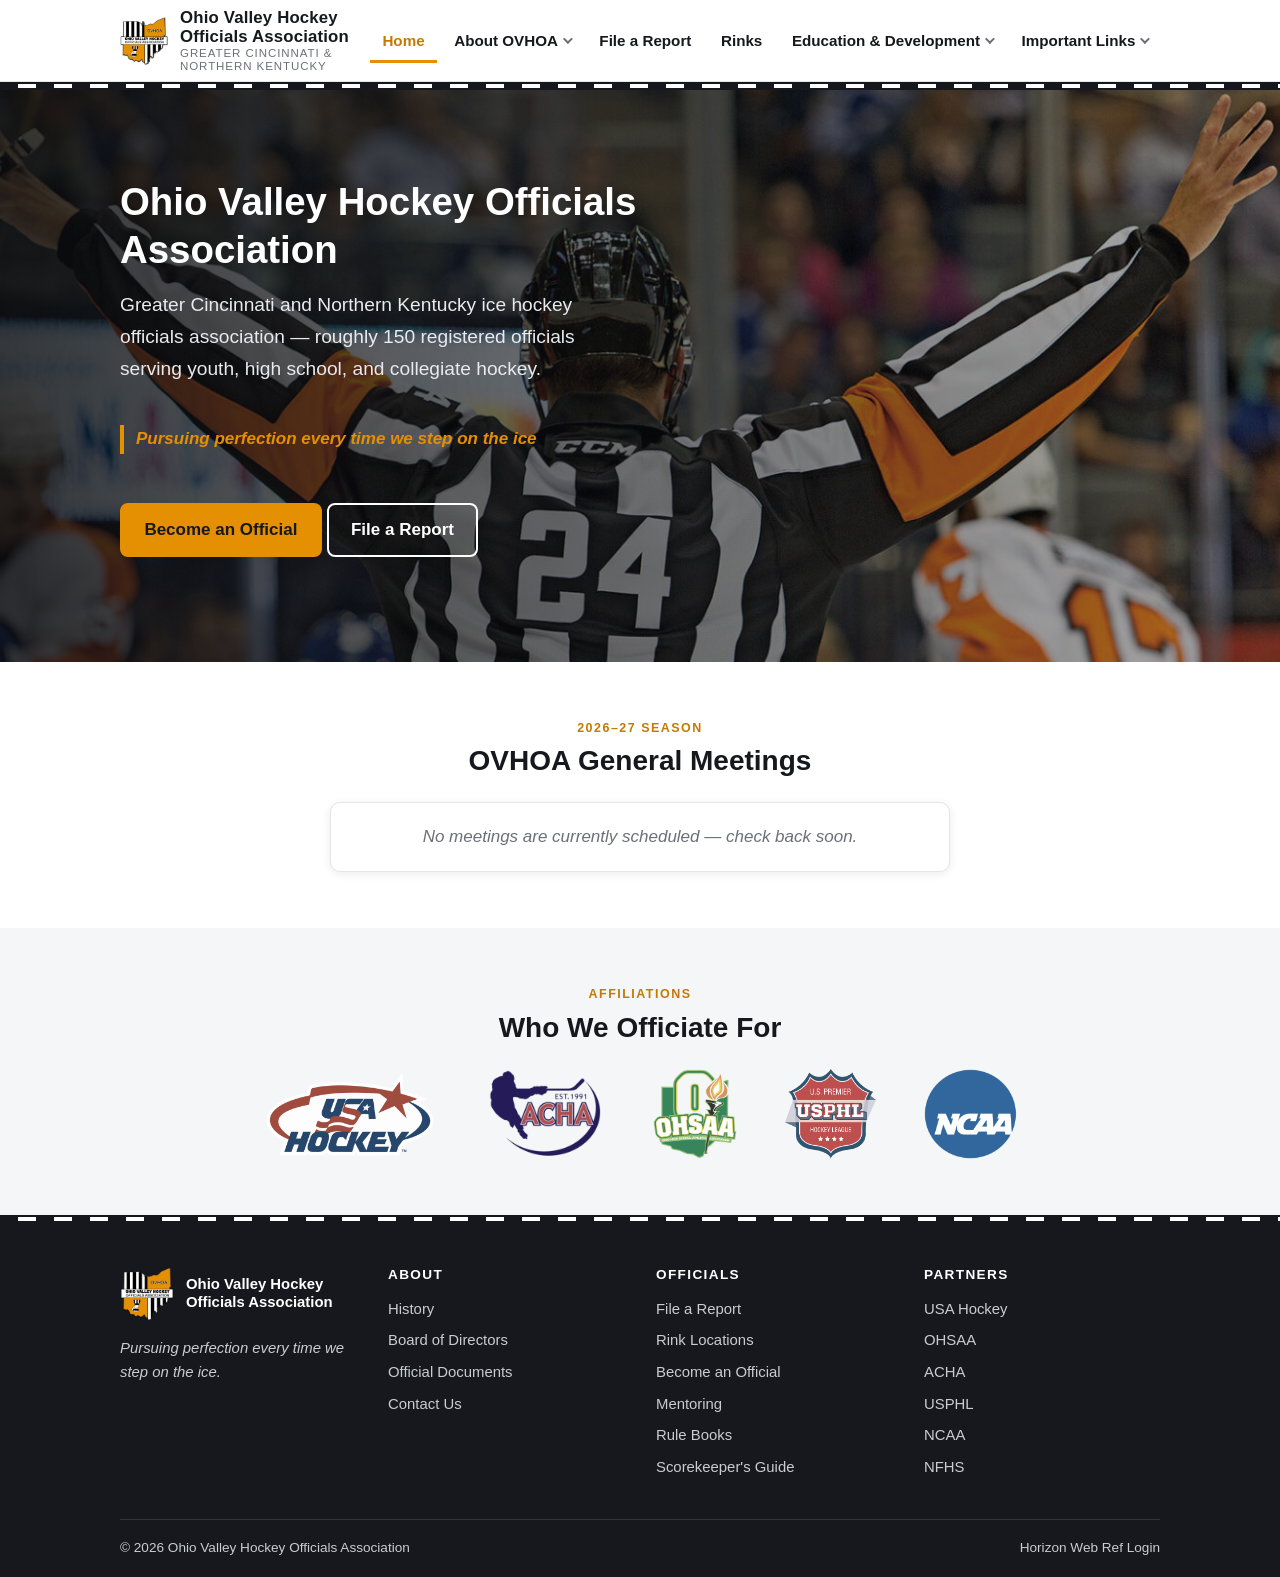
<file: index.html>
<!DOCTYPE html>
<html lang="en">
<head>
<meta charset="UTF-8">
<meta name="viewport" content="width=device-width, initial-scale=1">
<title>Ohio Valley Hockey Officials Association</title>
<meta name="description" content="Greater Cincinnati and Northern Kentucky ice hockey officials association.">
<link rel="canonical" href="https://ovhoarefs.com/">
<!-- Social preview: how the link renders when shared in a group chat,
     Facebook group or text message. -->
<meta property="og:type" content="website">
<meta property="og:site_name" content="Ohio Valley Hockey Officials Association">
<meta property="og:title" content="Ohio Valley Hockey Officials Association">
<meta property="og:description" content="Greater Cincinnati and Northern Kentucky ice hockey officials association.">
<meta property="og:url" content="https://ovhoarefs.com/">
<meta property="og:image" content="https://ovhoarefs.com/assets/img/hero-ref.jpg">
<meta property="og:image:width" content="1600">
<meta property="og:image:height" content="611">
<meta property="og:image:alt" content="Ice hockey official on the ice">
<meta name="twitter:card" content="summary_large_image">
<meta name="twitter:title" content="Ohio Valley Hockey Officials Association">
<meta name="twitter:description" content="Greater Cincinnati and Northern Kentucky ice hockey officials association.">
<meta name="twitter:image" content="https://ovhoarefs.com/assets/img/hero-ref.jpg">
<link rel="icon" type="image/png" href="assets/img/ovhoa-logo-300.png">
<link rel="stylesheet" href="assets/css/style.css">
</head>
<body>
<a class="skip-link" href="#main">Skip to content</a>
<header class="site-header">
  <div class="container header-inner">
    <a class="brand" href="index.html">
      <img class="badge" src="assets/img/ovhoa-logo-300.png" alt="OVHOA logo" width="48" height="48">
      <span class="brand-text">
        <span class="brand-name">Ohio Valley Hockey Officials Association</span>
        <span class="brand-sub">Greater Cincinnati &amp; Northern Kentucky</span>
      </span>
    </a>
    <button type="button" class="nav-toggle" aria-expanded="false" aria-controls="site-nav" aria-label="Toggle navigation">
      <span class="bar"></span><span class="bar"></span><span class="bar"></span>
    </button>
    <nav id="site-nav" class="site-nav" aria-label="Primary">
      <ul><li><a href="index.html" aria-current="page">Home</a></li><li class="has-sub"><button type="button" class="submenu-toggle" aria-expanded="false">About OVHOA <span class="caret"></span></button><ul class="sub-menu"><li><a href="history.html">History</a></li><li><a href="board-of-directors.html">Board of Directors</a></li><li><a href="official-documents.html">Official Documents</a></li><li><a href="contact-us.html">Contact Us</a></li></ul></li><li><a href="file-a-report.html">File a Report</a></li><li><a href="rinks.html">Rinks</a></li><li class="has-sub"><button type="button" class="submenu-toggle" aria-expanded="false">Education & Development <span class="caret"></span></button><ul class="sub-menu"><li><a href="become-an-official.html">Become an Official</a></li><li><a href="mentoring.html">Mentoring</a></li><li><a href="rule-books.html">Rule Books</a></li><li><a href="scorekeepers-guide.html">Scorekeeper's Guide</a></li></ul></li><li class="has-sub"><button type="button" class="submenu-toggle" aria-expanded="false">Important Links <span class="caret"></span></button><ul class="sub-menu"><li><a href="https://membership.usahockey.com/" target="_blank" rel="noopener">USAH Registration</a></li><li><a href="https://horizonwebref.com/" target="_blank" rel="noopener">Horizon Web Ref Login</a></li><li><a href="https://www.usahockey.com/" target="_blank" rel="noopener">USA Hockey</a></li><li><a href="https://www.ohsaa.org/" target="_blank" rel="noopener">OHSAA</a></li><li><a href="https://www.achahockey.org/" target="_blank" rel="noopener">ACHA</a></li><li><a href="https://www.nfhs.org/" target="_blank" rel="noopener">NFHS</a></li><li><a href="https://www.ncaa.com/" target="_blank" rel="noopener">NCAA</a></li></ul></li></ul>
    </nav>
  </div>
</header>
<div class="stripe" aria-hidden="true"></div>
<main id="main">

<!-- Filled from the Banner tab of the Google Sheet; stays hidden while the
     tab has no content, so clearing the row removes it from the site. -->
<section class="announce" data-sheet-banner hidden>
  <div class="container"></div>
</section>

<section class="hero">
  <div class="container">
    <h1>Ohio Valley Hockey Officials Association</h1>
    <p class="tagline">Greater Cincinnati and Northern Kentucky ice hockey officials association &mdash; roughly 150 registered officials serving youth, high school, and collegiate hockey.</p>
    <p class="motto">Pursuing perfection every time we step on the ice</p>
    <p class="mt-2">
      <a class="btn" href="become-an-official.html">Become an Official</a>
      <a class="btn ghost" href="file-a-report.html">File a Report</a>
    </p>
  </div>
</section>

<section class="section">
  <div class="container">
    <div class="section-title">
      <span class="kicker"><span data-season="label">2026&ndash;27</span> Season</span>
      <h2>OVHOA General Meetings</h2>
    </div>
    <!-- Live content comes from the Meetings tab of the Google Sheet (see
         assets/js/sheets.js). The rows below are only a fallback for when the
         sheet is unreachable; each needs data-date="YYYY-MM-DD" so that past
         meetings drop off automatically. -->
    <ul class="meeting-list card" data-sheet-meetings>
      <li data-date="2026-09-02"><span class="when">September 2, 2026 &middot; 7:30 PM</span> <span class="badge-pill">Zoom &middot; Board Meeting</span></li>
    </ul>
  </div>
</section>

<section class="section alt">
  <div class="container">
    <div class="section-title">
      <span class="kicker">Affiliations</span>
      <h2>Who We Officiate For</h2>
    </div>
    <div class="logo-row">
      <a href="https://www.usahockey.com/" target="_blank" rel="noopener"><img src="assets/img/logo-usah.png" alt="USA Hockey" loading="lazy"></a>
      <a href="https://www.achahockey.org/" target="_blank" rel="noopener"><img src="assets/img/logo-acha.png" alt="ACHA - American Collegiate Hockey Association" loading="lazy"></a>
      <a href="https://www.ohsaa.org/" target="_blank" rel="noopener"><img src="assets/img/logo-ohsaa.png" alt="OHSAA - Ohio High School Athletic Association" loading="lazy"></a>
      <a href="https://www.usphl.com/" target="_blank" rel="noopener"><img src="assets/img/logo-usphl.png" alt="USPHL - United States Premier Hockey League" loading="lazy"></a>
      <a href="https://www.ncaa.com/" target="_blank" rel="noopener"><img src="assets/img/logo-ncaa.png" alt="NCAA" loading="lazy"></a>
    </div>
  </div>
</section>

</main>
<div class="stripe" aria-hidden="true"></div>
<footer class="site-footer">
  <div class="container">
    <div class="footer-main">
      <div>
        <div class="footer-brand">
          <img src="assets/img/ovhoa-logo-300.png" alt="" width="54" height="54">
          <span class="name">Ohio Valley Hockey<br>Officials Association</span>
        </div>
        <p><em>Pursuing perfection every time we step on the ice.</em></p>
      </div>
      <div>
        <h4>About</h4>
        <ul>
          <li><a href="history.html">History</a></li>
          <li><a href="board-of-directors.html">Board of Directors</a></li>
          <li><a href="official-documents.html">Official Documents</a></li>
          <li><a href="contact-us.html">Contact Us</a></li>
        </ul>
      </div>
      <div>
        <h4>Officials</h4>
        <ul>
          <li><a href="file-a-report.html">File a Report</a></li>
          <li><a href="rinks.html">Rink Locations</a></li>
          <li><a href="become-an-official.html">Become an Official</a></li>
          <li><a href="mentoring.html">Mentoring</a></li>
          <li><a href="rule-books.html">Rule Books</a></li>
          <li><a href="scorekeepers-guide.html">Scorekeeper's Guide</a></li>
        </ul>
      </div>
      <div>
        <h4>Partners</h4>
        <ul>
          <li><a href="https://www.usahockey.com/" target="_blank" rel="noopener">USA Hockey</a></li>
          <li><a href="https://www.ohsaa.org/" target="_blank" rel="noopener">OHSAA</a></li>
          <li><a href="https://www.achahockey.org/" target="_blank" rel="noopener">ACHA</a></li>
          <li><a href="https://www.usphl.com/" target="_blank" rel="noopener">USPHL</a></li>
          <li><a href="https://www.ncaa.com/" target="_blank" rel="noopener">NCAA</a></li>
          <li><a href="https://www.nfhs.org/" target="_blank" rel="noopener">NFHS</a></li>
        </ul>
      </div>
    </div>
    <div class="footer-bottom">
      <span>&copy; 2026 Ohio Valley Hockey Officials Association</span>
      <span><a href="https://horizonwebref.com/" target="_blank" rel="noopener">Horizon Web Ref Login</a></span>
    </div>
  </div>
</footer>
<script src="assets/js/nav.js"></script>
<script src="assets/js/sheets.js"></script>
</body>
</html>
</file>
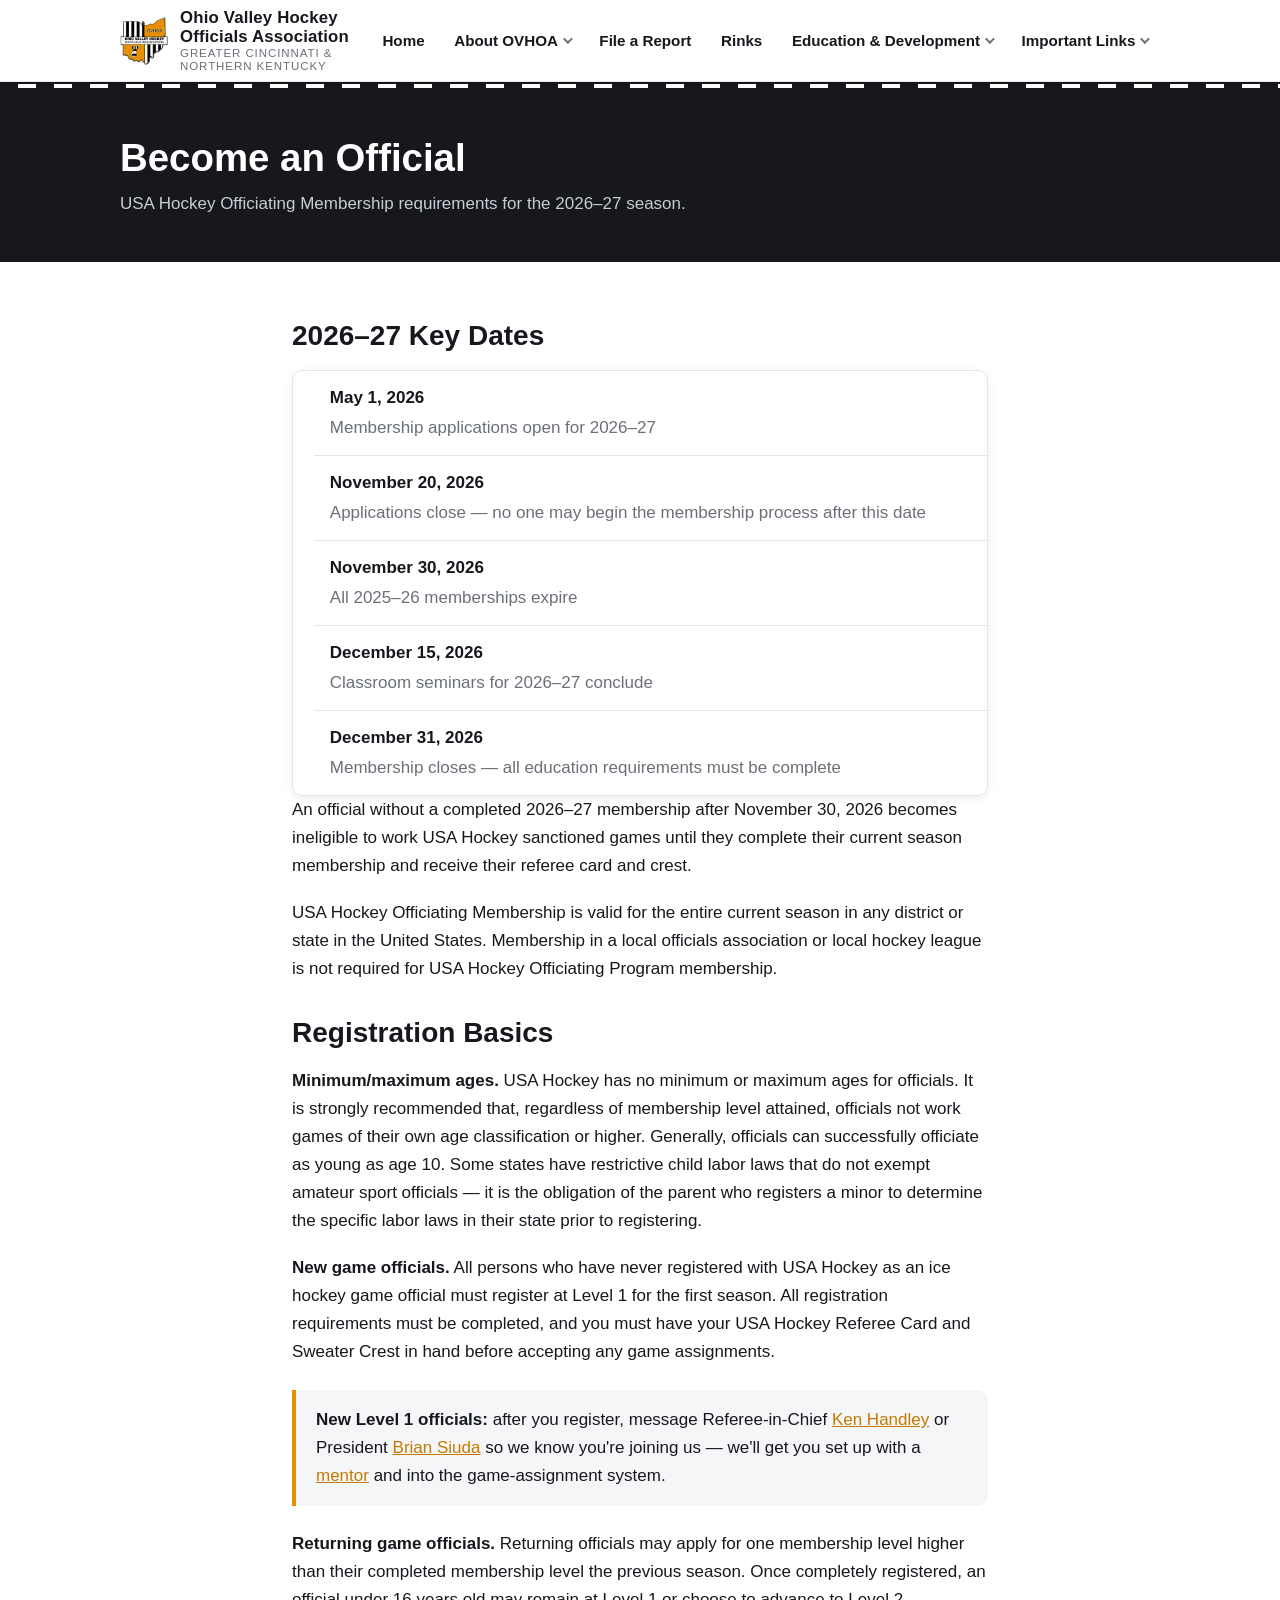
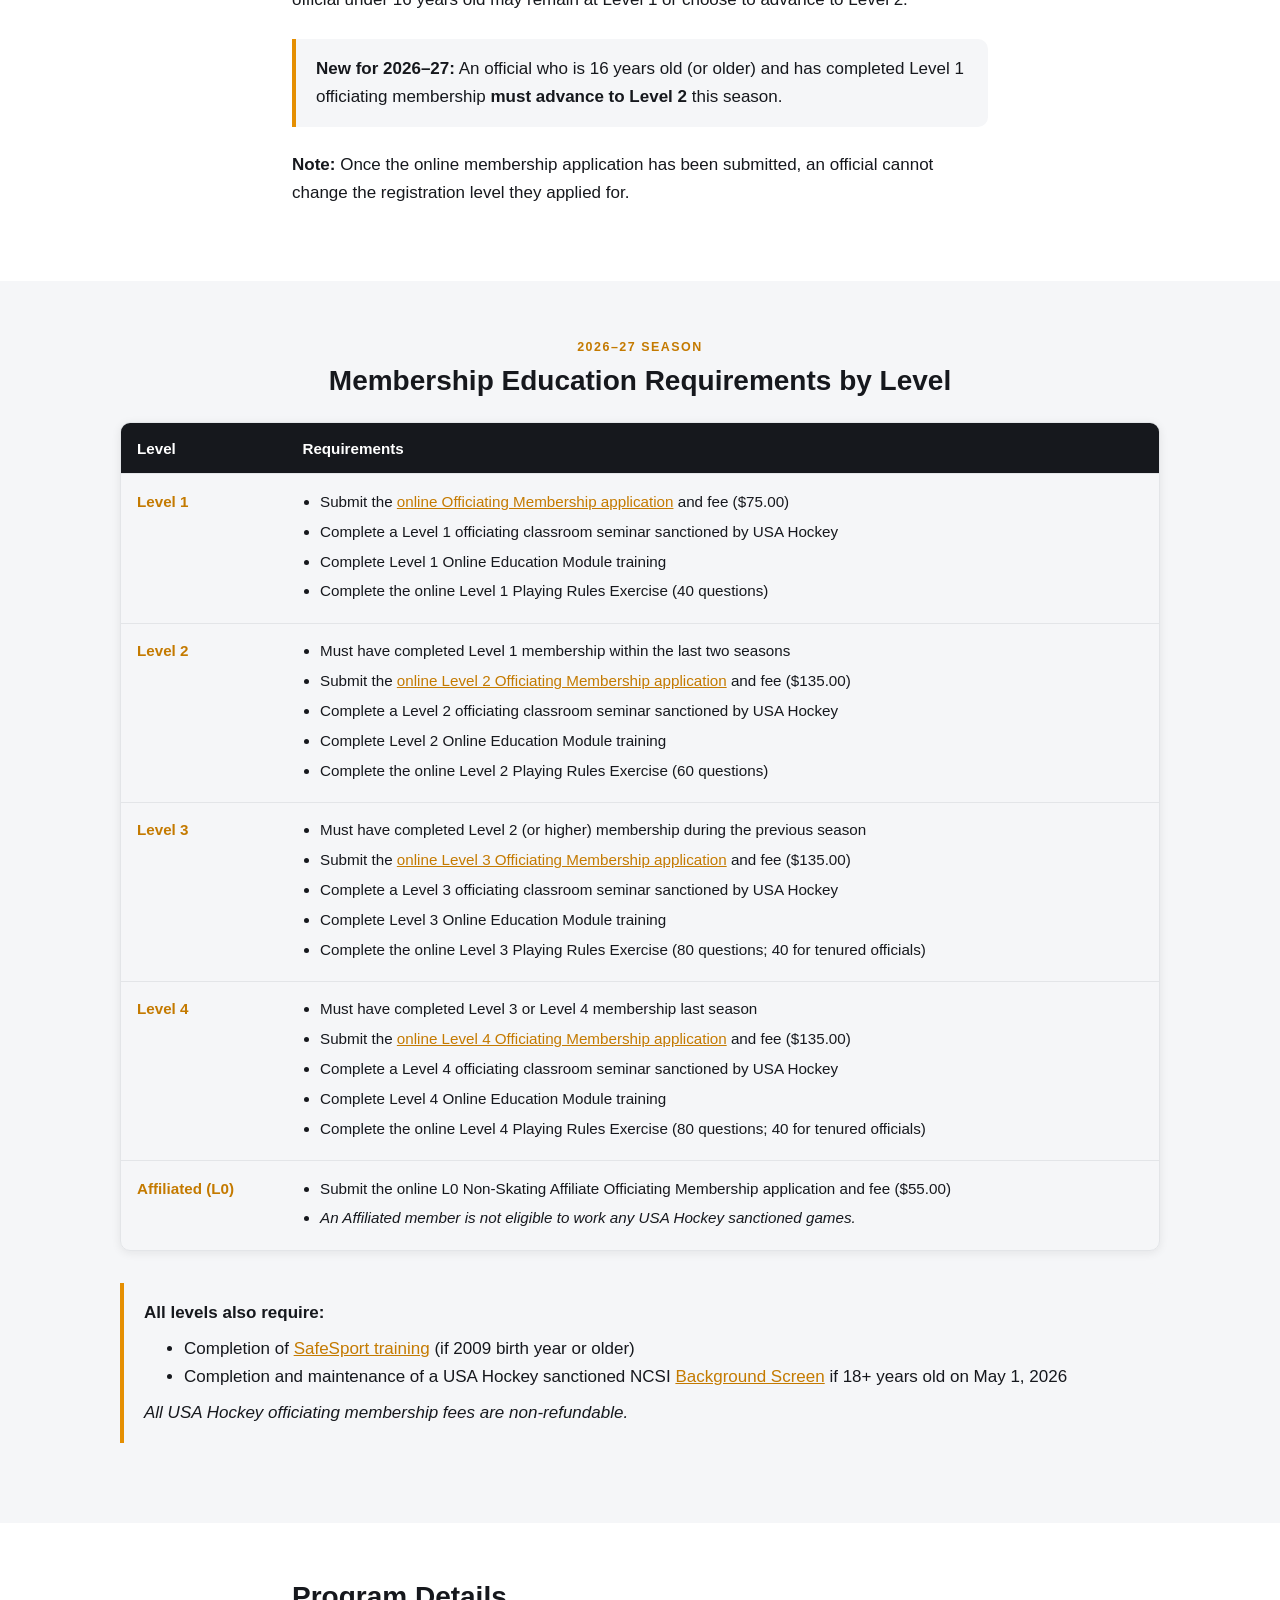
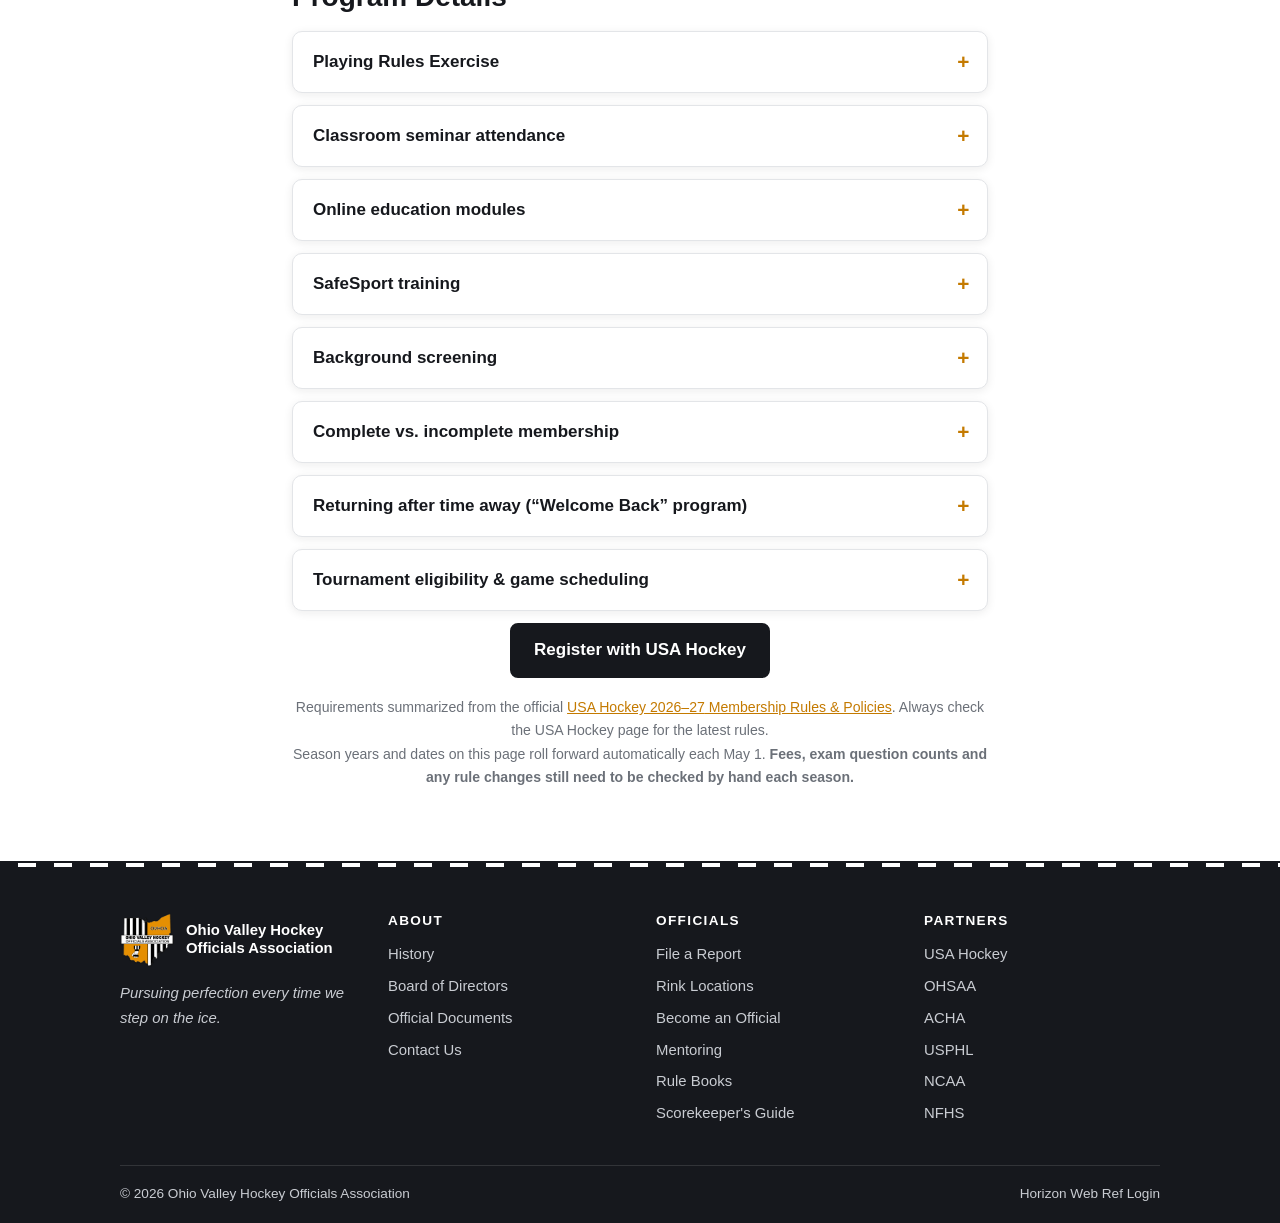
<file: become-an-official.html>
<!DOCTYPE html>
<html lang="en">
<head>
<meta charset="UTF-8">
<meta name="viewport" content="width=device-width, initial-scale=1">
<title>Become an Official – OVHOA</title>
<meta name="description" content="How to register as a USA Hockey official: levels, requirements, exams, and seminars.">
<link rel="canonical" href="https://ovhoarefs.com/become-an-official.html">
<!-- Social preview: how the link renders when shared in a group chat,
     Facebook group or text message. -->
<meta property="og:type" content="website">
<meta property="og:site_name" content="Ohio Valley Hockey Officials Association">
<meta property="og:title" content="Become an Official – OVHOA">
<meta property="og:description" content="How to register as a USA Hockey official: levels, requirements, exams, and seminars.">
<meta property="og:url" content="https://ovhoarefs.com/become-an-official.html">
<meta property="og:image" content="https://ovhoarefs.com/assets/img/hero-ref.jpg">
<meta property="og:image:width" content="1600">
<meta property="og:image:height" content="611">
<meta property="og:image:alt" content="Ice hockey official on the ice">
<meta name="twitter:card" content="summary_large_image">
<meta name="twitter:title" content="Become an Official – OVHOA">
<meta name="twitter:description" content="How to register as a USA Hockey official: levels, requirements, exams, and seminars.">
<meta name="twitter:image" content="https://ovhoarefs.com/assets/img/hero-ref.jpg">
<link rel="icon" type="image/png" href="assets/img/ovhoa-logo-300.png">
<link rel="stylesheet" href="assets/css/style.css">
</head>
<body>
<a class="skip-link" href="#main">Skip to content</a>
<header class="site-header">
  <div class="container header-inner">
    <a class="brand" href="index.html">
      <img class="badge" src="assets/img/ovhoa-logo-300.png" alt="OVHOA logo" width="48" height="48">
      <span class="brand-text">
        <span class="brand-name">Ohio Valley Hockey Officials Association</span>
        <span class="brand-sub">Greater Cincinnati &amp; Northern Kentucky</span>
      </span>
    </a>
    <button type="button" class="nav-toggle" aria-expanded="false" aria-controls="site-nav" aria-label="Toggle navigation">
      <span class="bar"></span><span class="bar"></span><span class="bar"></span>
    </button>
    <nav id="site-nav" class="site-nav" aria-label="Primary">
      <ul><li><a href="index.html">Home</a></li><li class="has-sub"><button type="button" class="submenu-toggle" aria-expanded="false">About OVHOA <span class="caret"></span></button><ul class="sub-menu"><li><a href="history.html">History</a></li><li><a href="board-of-directors.html">Board of Directors</a></li><li><a href="official-documents.html">Official Documents</a></li><li><a href="contact-us.html">Contact Us</a></li></ul></li><li><a href="file-a-report.html">File a Report</a></li><li><a href="rinks.html">Rinks</a></li><li class="has-sub"><button type="button" class="submenu-toggle" aria-expanded="false">Education & Development <span class="caret"></span></button><ul class="sub-menu"><li><a href="become-an-official.html" aria-current="page">Become an Official</a></li><li><a href="mentoring.html">Mentoring</a></li><li><a href="rule-books.html">Rule Books</a></li><li><a href="scorekeepers-guide.html">Scorekeeper's Guide</a></li></ul></li><li class="has-sub"><button type="button" class="submenu-toggle" aria-expanded="false">Important Links <span class="caret"></span></button><ul class="sub-menu"><li><a href="https://membership.usahockey.com/" target="_blank" rel="noopener">USAH Registration</a></li><li><a href="https://horizonwebref.com/" target="_blank" rel="noopener">Horizon Web Ref Login</a></li><li><a href="https://www.usahockey.com/" target="_blank" rel="noopener">USA Hockey</a></li><li><a href="https://www.ohsaa.org/" target="_blank" rel="noopener">OHSAA</a></li><li><a href="https://www.achahockey.org/" target="_blank" rel="noopener">ACHA</a></li><li><a href="https://www.nfhs.org/" target="_blank" rel="noopener">NFHS</a></li><li><a href="https://www.ncaa.com/" target="_blank" rel="noopener">NCAA</a></li></ul></li></ul>
    </nav>
  </div>
</header>
<div class="stripe" aria-hidden="true"></div>
<main id="main">

<section class="page-banner">
  <div class="container">
    <h1>Become an Official</h1>
    <p class="lede">USA Hockey Officiating Membership requirements for the <span data-season="label">2026&ndash;27</span> season.</p>
  </div>
</section>

<section class="section">
  <div class="container prose">
    <h2><span data-season="label">2026&ndash;27</span> Key Dates</h2>
    <ul class="meeting-list stacked card" style="max-width:none">
      <li><span class="when"><span data-season="open">May 1, 2026</span></span> <span class="how">Membership applications open for <span data-season="label">2026&ndash;27</span></span></li>
      <li><span class="when"><span data-season="close-apps">November 20, 2026</span></span> <span class="how">Applications close &mdash; no one may begin the membership process after this date</span></li>
      <li><span class="when"><span data-season="expire-prev">November 30, 2026</span></span> <span class="how">All <span data-season="prev-label">2025&ndash;26</span> memberships expire</span></li>
      <li><span class="when"><span data-season="seminars-end">December 15, 2026</span></span> <span class="how">Classroom seminars for <span data-season="label">2026&ndash;27</span> conclude</span></li>
      <li><span class="when"><span data-season="close">December 31, 2026</span></span> <span class="how">Membership closes &mdash; all education requirements must be complete</span></li>
    </ul>
    <p class="mt-1">An official without a completed <span data-season="label">2026&ndash;27</span> membership after <span data-season="expire-prev">November 30, 2026</span> becomes ineligible to work USA Hockey sanctioned games until they complete their current season membership and receive their referee card and crest.</p>
    <p>USA Hockey Officiating Membership is valid for the entire current season in any district or state in the United States. Membership in a local officials association or local hockey league is not required for USA Hockey Officiating Program membership.</p>

    <h2 class="mt-2">Registration Basics</h2>
    <p><strong>Minimum/maximum ages.</strong> USA Hockey has no minimum or maximum ages for officials. It is strongly recommended that, regardless of membership level attained, officials not work games of their own age classification or higher. Generally, officials can successfully officiate as young as age 10. Some states have restrictive child labor laws that do not exempt amateur sport officials &mdash; it is the obligation of the parent who registers a minor to determine the specific labor laws in their state prior to registering.</p>
    <p><strong>New game officials.</strong> All persons who have never registered with USA Hockey as an ice hockey game official must register at Level 1 for the first season. All registration requirements must be completed, and you must have your USA Hockey Referee Card and Sweater Crest in hand before accepting any game assignments.</p>
    <div class="callout">
      <p style="margin:0"><strong>New Level 1 officials:</strong> after you register, message Referee-in-Chief <a href="board-of-directors.html#ken-handley">Ken Handley</a> or President <a href="board-of-directors.html#brian-siuda">Brian Siuda</a> so we know you're joining us &mdash; we'll get you set up with a <a href="mentoring.html">mentor</a> and into the game-assignment system.</p>
    </div>
    <p><strong>Returning game officials.</strong> Returning officials may apply for one membership level higher than their completed membership level the previous season. Once completely registered, an official under 16 years old may remain at Level 1 or choose to advance to Level 2.</p>
    <div class="callout">
      <p style="margin:0"><strong>New for <span data-season="label">2026&ndash;27</span>:</strong> An official who is 16 years old (or older) and has completed Level 1 officiating membership <strong>must advance to Level 2</strong> this season.</p>
    </div>
    <p><strong>Note:</strong> Once the online membership application has been submitted, an official cannot change the registration level they applied for.</p>
  </div>
</section>

<section class="section alt">
  <div class="container">
    <div class="section-title">
      <span class="kicker"><span data-season="label">2026&ndash;27</span> Season</span>
      <h2>Membership Education Requirements by Level</h2>
    </div>
    <div class="table-wrap">
      <table class="levels">
        <thead><tr><th>Level</th><th>Requirements</th></tr></thead>
        <tbody>
          <tr>
            <td class="level-name">Level 1</td>
            <td><ul>
              <li>Submit the <a href="https://membership.usahockey.com/" target="_blank" rel="noopener">online Officiating Membership application</a> and fee ($75.00)</li>
              <li>Complete a Level 1 officiating classroom seminar sanctioned by USA Hockey</li>
              <li>Complete Level 1 Online Education Module training</li>
              <li>Complete the online Level 1 Playing Rules Exercise (40 questions)</li>
            </ul></td>
          </tr>
          <tr>
            <td class="level-name">Level 2</td>
            <td><ul>
              <li>Must have completed Level 1 membership within the last two seasons</li>
              <li>Submit the <a href="https://membership.usahockey.com/" target="_blank" rel="noopener">online Level 2 Officiating Membership application</a> and fee ($135.00)</li>
              <li>Complete a Level 2 officiating classroom seminar sanctioned by USA Hockey</li>
              <li>Complete Level 2 Online Education Module training</li>
              <li>Complete the online Level 2 Playing Rules Exercise (60 questions)</li>
            </ul></td>
          </tr>
          <tr>
            <td class="level-name">Level 3</td>
            <td><ul>
              <li>Must have completed Level 2 (or higher) membership during the previous season</li>
              <li>Submit the <a href="https://membership.usahockey.com/" target="_blank" rel="noopener">online Level 3 Officiating Membership application</a> and fee ($135.00)</li>
              <li>Complete a Level 3 officiating classroom seminar sanctioned by USA Hockey</li>
              <li>Complete Level 3 Online Education Module training</li>
              <li>Complete the online Level 3 Playing Rules Exercise (80 questions; 40 for tenured officials)</li>
            </ul></td>
          </tr>
          <tr>
            <td class="level-name">Level 4</td>
            <td><ul>
              <li>Must have completed Level 3 or Level 4 membership last season</li>
              <li>Submit the <a href="https://membership.usahockey.com/" target="_blank" rel="noopener">online Level 4 Officiating Membership application</a> and fee ($135.00)</li>
              <li>Complete a Level 4 officiating classroom seminar sanctioned by USA Hockey</li>
              <li>Complete Level 4 Online Education Module training</li>
              <li>Complete the online Level 4 Playing Rules Exercise (80 questions; 40 for tenured officials)</li>
            </ul></td>
          </tr>
          <tr>
            <td class="level-name">Affiliated (L0)</td>
            <td><ul>
              <li>Submit the online L0 Non-Skating Affiliate Officiating Membership application and fee ($55.00)</li>
              <li><em>An Affiliated member is not eligible to work any USA Hockey sanctioned games.</em></li>
            </ul></td>
          </tr>
        </tbody>
      </table>
    </div>
    <div class="callout mt-2">
      <p style="margin:0 0 0.5rem"><strong>All levels also require:</strong></p>
      <ul style="margin:0">
        <li>Completion of <a href="https://www.usahockey.com/safesportprogram" target="_blank" rel="noopener">SafeSport training</a> (if <span data-season="safesport-year">2009</span> birth year or older)</li>
        <li>Completion and maintenance of a USA Hockey sanctioned NCSI <a href="https://www.usahockey.com/backgroundscreen" target="_blank" rel="noopener">Background Screen</a> if 18+ years old on <span data-season="open">May 1, 2026</span></li>
      </ul>
      <p style="margin:0.5rem 0 0"><em>All USA Hockey officiating membership fees are non-refundable.</em></p>
    </div>
  </div>
</section>

<section class="section">
  <div class="container prose">
    <h2>Program Details</h2>
    <details class="info">
      <summary>Playing Rules Exercise</summary>
      <div class="info-body">
        <p>Every membership level includes a Playing Rules Exercise requirement. Playing Rules Exercises consist of answering a series of questions using the current 2025&ndash;29 USA Hockey Playing Rules, and the exercise is completed when the game official answers the required number of questions correctly:</p>
        <ul>
          <li>Level 1 &mdash; 40 questions</li>
          <li>Level 2 &mdash; 60 questions</li>
          <li>Level 3 &mdash; 80 questions</li>
          <li>Level 4 &mdash; 80 questions</li>
          <li>Tenured (L3 or L4) &mdash; 40 questions</li>
        </ul>
        <p>It is strongly recommended that you use your copy of the 2025&ndash;29 USA Hockey Playing Rules to answer the questions.</p>
      </div>
    </details>
    <details class="info">
      <summary>Classroom seminar attendance</summary>
      <div class="info-body">
        <p><a href="https://www.usahockey.com/officialseminars" target="_blank" rel="noopener">Find and register for a seminar through USA Hockey</a> &mdash; seminars and clinics are scheduled and booked in USA Hockey&rsquo;s system, not through OVHOA.</p>
        <p>Attendance at a sanctioned USA Hockey Officiating Classroom Seminar is required for all applicants, regardless of level and years of experience. Once the seminar is complete, the attendance roster is submitted to the USA Hockey National Office for credit within 24&ndash;48 hours; questions about attendance credit should be directed to the course facilitator.</p>
        <p>An official is not required to attend a seminar in their own state or USA Hockey District &mdash; any sanctioned seminar in any district counts toward membership.</p>
      </div>
    </details>
    <details class="info">
      <summary>Online education modules</summary>
      <div class="info-body">
        <p>Every membership level includes Online Education Module requirements. An official must complete their module training, which includes written and video content and short quizzes.</p>
      </div>
    </details>
    <details class="info">
      <summary>SafeSport training</summary>
      <div class="info-body">
        <p>Officials with a <span data-season="safesport-year">2009</span> birth year or older are required to complete the online U.S. Center for SafeSport education program. The online program is free of charge and is hosted on the U.S. Center for SafeSport web platform.</p>
        <p>All returning officials must renew SafeSport training within 12 months of the previous season&rsquo;s training (e.g., if you completed training on <span data-season="example-trained">September 15, 2025</span>, you must renew by <span data-season="example-renew">September 15, 2026</span>). An official who does not maintain annual training within 12 months becomes ineligible to work any USA Hockey sanctioned game.</p>
      </div>
    </details>
    <details class="info">
      <summary>Background screening</summary>
      <div class="info-body">
        <p>All officials who are 18+ years old by May 1 of the current year must submit to a USA Hockey coordinated criminal background screen. Background screens are valid for two seasons, and no background screen performed by an outside entity or governing body will be accepted.</p>
      </div>
    </details>
    <details class="info">
      <summary>Complete vs. incomplete membership</summary>
      <div class="info-body">
        <p>&ldquo;Complete&rdquo; membership means an official has completed all education requirements at the level for which they applied. &ldquo;Incomplete&rdquo; means an official has submitted a membership application but has not completed all education requirements.</p>
        <p>A new incomplete official may not officiate any USA Hockey sanctioned games until they are completely registered and receive their current season referee card and sweater crest. If a member official does not complete their education requirements by <span data-season="close">December 31, 2026</span>, their membership is closed as &ldquo;incomplete&rdquo; and the membership fee is not refunded.</p>
        <p>Once complete, a membership is valid through November 30 of the following season. All member officials are responsible for tracking their own progress with membership education requirements.</p>
      </div>
    </details>
    <details class="info">
      <summary>Returning after time away (&ldquo;Welcome Back&rdquo; program)</summary>
      <div class="info-body">
        <p>USA Hockey&rsquo;s &ldquo;Welcome Back&rdquo; program assists experienced officials in returning to membership, offering a two-year amnesty to return at the level they last left.</p>
        <ul>
          <li>Away 3&ndash;10 seasons: may return at Level 2 by requesting a paper application from the USA Hockey Office.</li>
          <li>Away 3&ndash;10 seasons but officiating under another governing body (NFHS, NCAA, etc.): submit a letter of request to the USA Hockey National Office and you may be allowed to return at the level you last completed.</li>
          <li>Away more than 10 seasons: contact your District Referee-in-Chief for a level recommendation.</li>
        </ul>
      </div>
    </details>
    <details class="info">
      <summary>Tournament eligibility &amp; game scheduling</summary>
      <div class="info-body">
        <p>To be eligible to officiate in any State, District or National Tournaments, an official must be completely registered on or before December 31 of the current season.</p>
        <p>Registration with the USA Hockey Officiating Program does not guarantee any game assignments. Officials are responsible for obtaining their own game assignments from Local Game Schedulers as designated in each District.</p>
        <p>Any game scheduler who assigns incompletely registered officials is subject to serious liability, as this jeopardizes the insurance coverage of the officials and both teams involved. Whenever possible, only level-qualified officials should be assigned to games. Updated listings of currently registered officials are available from the District Referee-in-Chief on a regular basis.</p>
      </div>
    </details>
    <p class="center mt-2"><a class="btn dark" href="https://membership.usahockey.com/" target="_blank" rel="noopener">Register with USA Hockey</a></p>
    <p class="center" style="color:var(--gray);font-size:0.88rem">Requirements summarized from the official <a href="https://www.usahockey.com/registrationrules" target="_blank" rel="noopener">USA Hockey <span data-season="label">2026&ndash;27</span> Membership Rules &amp; Policies</a>. Always check the USA Hockey page for the latest rules.<br>Season years and dates on this page roll forward automatically each May 1. <strong>Fees, exam question counts and any rule changes still need to be checked by hand each season.</strong></p>
  </div>
</section>

</main>
<div class="stripe" aria-hidden="true"></div>
<footer class="site-footer">
  <div class="container">
    <div class="footer-main">
      <div>
        <div class="footer-brand">
          <img src="assets/img/ovhoa-logo-300.png" alt="" width="54" height="54">
          <span class="name">Ohio Valley Hockey<br>Officials Association</span>
        </div>
        <p><em>Pursuing perfection every time we step on the ice.</em></p>
      </div>
      <div>
        <h4>About</h4>
        <ul>
          <li><a href="history.html">History</a></li>
          <li><a href="board-of-directors.html">Board of Directors</a></li>
          <li><a href="official-documents.html">Official Documents</a></li>
          <li><a href="contact-us.html">Contact Us</a></li>
        </ul>
      </div>
      <div>
        <h4>Officials</h4>
        <ul>
          <li><a href="file-a-report.html">File a Report</a></li>
          <li><a href="rinks.html">Rink Locations</a></li>
          <li><a href="become-an-official.html">Become an Official</a></li>
          <li><a href="mentoring.html">Mentoring</a></li>
          <li><a href="rule-books.html">Rule Books</a></li>
          <li><a href="scorekeepers-guide.html">Scorekeeper's Guide</a></li>
        </ul>
      </div>
      <div>
        <h4>Partners</h4>
        <ul>
          <li><a href="https://www.usahockey.com/" target="_blank" rel="noopener">USA Hockey</a></li>
          <li><a href="https://www.ohsaa.org/" target="_blank" rel="noopener">OHSAA</a></li>
          <li><a href="https://www.achahockey.org/" target="_blank" rel="noopener">ACHA</a></li>
          <li><a href="https://www.usphl.com/" target="_blank" rel="noopener">USPHL</a></li>
          <li><a href="https://www.ncaa.com/" target="_blank" rel="noopener">NCAA</a></li>
          <li><a href="https://www.nfhs.org/" target="_blank" rel="noopener">NFHS</a></li>
        </ul>
      </div>
    </div>
    <div class="footer-bottom">
      <span>&copy; 2026 Ohio Valley Hockey Officials Association</span>
      <span><a href="https://horizonwebref.com/" target="_blank" rel="noopener">Horizon Web Ref Login</a></span>
    </div>
  </div>
</footer>
<script src="assets/js/nav.js"></script>
<script src="assets/js/sheets.js"></script>
</body>
</html>
</file>
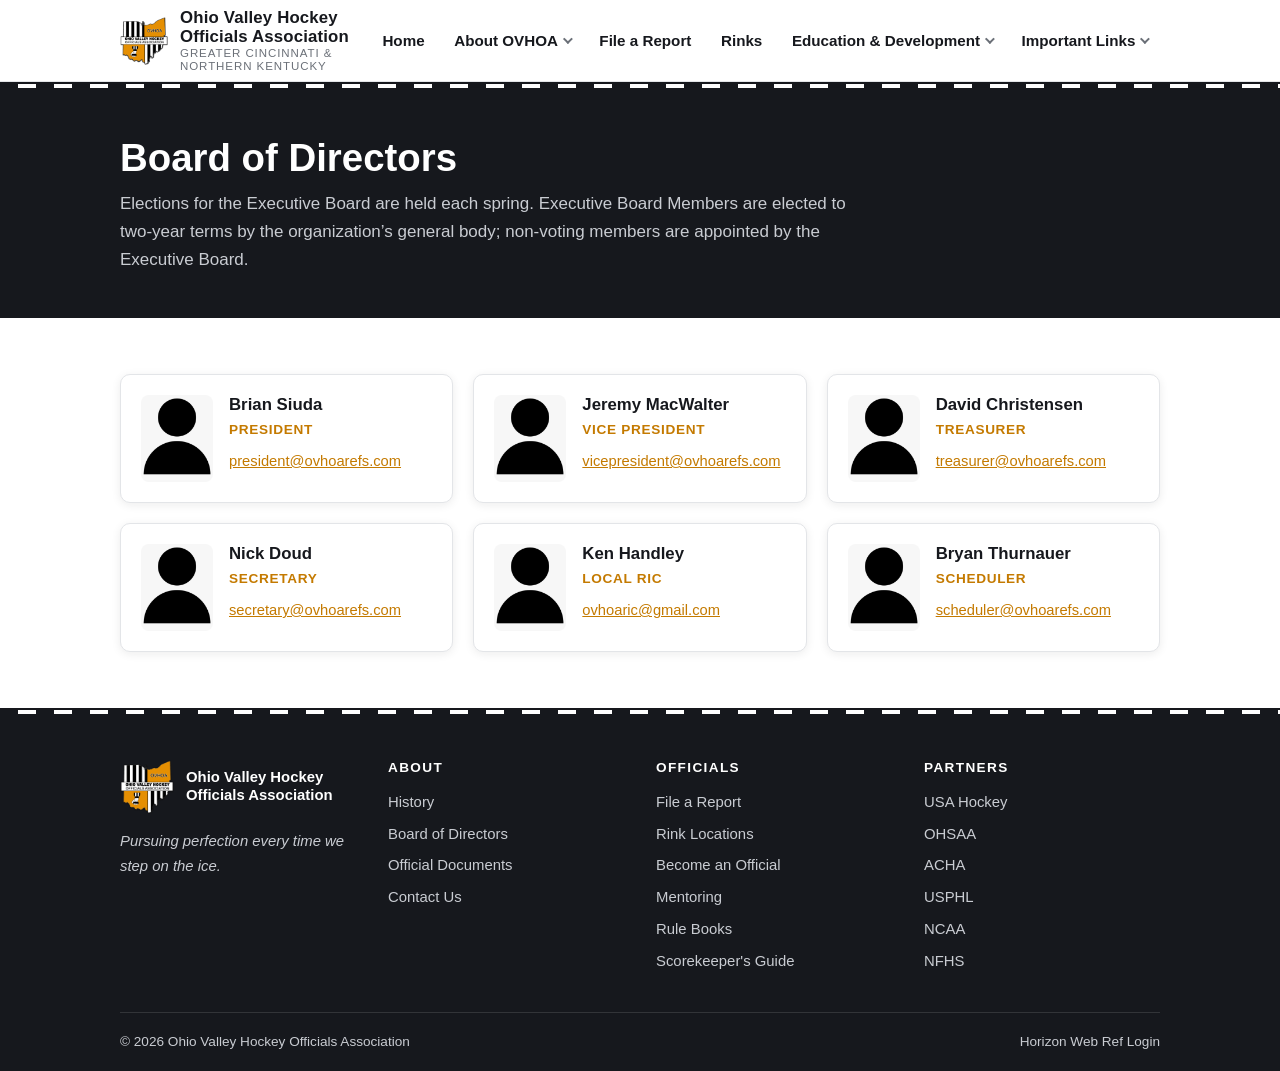
<file: board-of-directors.html>
<!DOCTYPE html>
<html lang="en">
<head>
<meta charset="UTF-8">
<meta name="viewport" content="width=device-width, initial-scale=1">
<title>Board of Directors – OVHOA</title>
<meta name="description" content="Meet the OVHOA Executive Board of Directors.">
<link rel="canonical" href="https://ovhoarefs.com/board-of-directors.html">
<!-- Social preview: how the link renders when shared in a group chat,
     Facebook group or text message. -->
<meta property="og:type" content="website">
<meta property="og:site_name" content="Ohio Valley Hockey Officials Association">
<meta property="og:title" content="Board of Directors – OVHOA">
<meta property="og:description" content="Meet the OVHOA Executive Board of Directors.">
<meta property="og:url" content="https://ovhoarefs.com/board-of-directors.html">
<meta property="og:image" content="https://ovhoarefs.com/assets/img/hero-ref.jpg">
<meta property="og:image:width" content="1600">
<meta property="og:image:height" content="611">
<meta property="og:image:alt" content="Ice hockey official on the ice">
<meta name="twitter:card" content="summary_large_image">
<meta name="twitter:title" content="Board of Directors – OVHOA">
<meta name="twitter:description" content="Meet the OVHOA Executive Board of Directors.">
<meta name="twitter:image" content="https://ovhoarefs.com/assets/img/hero-ref.jpg">
<link rel="icon" type="image/png" href="assets/img/ovhoa-logo-300.png">
<link rel="stylesheet" href="assets/css/style.css">
</head>
<body>
<a class="skip-link" href="#main">Skip to content</a>
<header class="site-header">
  <div class="container header-inner">
    <a class="brand" href="index.html">
      <img class="badge" src="assets/img/ovhoa-logo-300.png" alt="OVHOA logo" width="48" height="48">
      <span class="brand-text">
        <span class="brand-name">Ohio Valley Hockey Officials Association</span>
        <span class="brand-sub">Greater Cincinnati &amp; Northern Kentucky</span>
      </span>
    </a>
    <button type="button" class="nav-toggle" aria-expanded="false" aria-controls="site-nav" aria-label="Toggle navigation">
      <span class="bar"></span><span class="bar"></span><span class="bar"></span>
    </button>
    <nav id="site-nav" class="site-nav" aria-label="Primary">
      <ul><li><a href="index.html">Home</a></li><li class="has-sub"><button type="button" class="submenu-toggle" aria-expanded="false">About OVHOA <span class="caret"></span></button><ul class="sub-menu"><li><a href="history.html">History</a></li><li><a href="board-of-directors.html" aria-current="page">Board of Directors</a></li><li><a href="official-documents.html">Official Documents</a></li><li><a href="contact-us.html">Contact Us</a></li></ul></li><li><a href="file-a-report.html">File a Report</a></li><li><a href="rinks.html">Rinks</a></li><li class="has-sub"><button type="button" class="submenu-toggle" aria-expanded="false">Education & Development <span class="caret"></span></button><ul class="sub-menu"><li><a href="become-an-official.html">Become an Official</a></li><li><a href="mentoring.html">Mentoring</a></li><li><a href="rule-books.html">Rule Books</a></li><li><a href="scorekeepers-guide.html">Scorekeeper's Guide</a></li></ul></li><li class="has-sub"><button type="button" class="submenu-toggle" aria-expanded="false">Important Links <span class="caret"></span></button><ul class="sub-menu"><li><a href="https://membership.usahockey.com/" target="_blank" rel="noopener">USAH Registration</a></li><li><a href="https://horizonwebref.com/" target="_blank" rel="noopener">Horizon Web Ref Login</a></li><li><a href="https://www.usahockey.com/" target="_blank" rel="noopener">USA Hockey</a></li><li><a href="https://www.ohsaa.org/" target="_blank" rel="noopener">OHSAA</a></li><li><a href="https://www.achahockey.org/" target="_blank" rel="noopener">ACHA</a></li><li><a href="https://www.nfhs.org/" target="_blank" rel="noopener">NFHS</a></li><li><a href="https://www.ncaa.com/" target="_blank" rel="noopener">NCAA</a></li></ul></li></ul>
    </nav>
  </div>
</header>
<div class="stripe" aria-hidden="true"></div>
<main id="main">

<section class="page-banner">
  <div class="container">
    <h1>Board of Directors</h1>
    <p class="lede">Elections for the Executive Board are held each spring. Executive Board Members are elected to two-year terms by the organization&rsquo;s general body; non-voting members are appointed by the Executive Board.</p>
  </div>
</section>
<section class="section">
  <div class="container">
    <div class="board-grid" data-sheet-board>
      
      <div class="board-card" id="brian-siuda">
        <img src="assets/img/avatar-placeholder.png" alt="" loading="lazy">
        <div>
          <h3>Brian Siuda</h3>
          <p class="role">President</p>
          <p><a href="mailto:president@ovhoarefs.com">president@ovhoarefs.com</a></p>
        </div>
      </div>
      
      <div class="board-card" id="jeremy-macwalter">
        <img src="assets/img/avatar-placeholder.png" alt="" loading="lazy">
        <div>
          <h3>Jeremy MacWalter</h3>
          <p class="role">Vice President</p>
          <p><a href="mailto:vicepresident@ovhoarefs.com">vicepresident@ovhoarefs.com</a></p>
        </div>
      </div>
      
      <div class="board-card" id="david-christensen">
        <img src="assets/img/avatar-placeholder.png" alt="" loading="lazy">
        <div>
          <h3>David Christensen</h3>
          <p class="role">Treasurer</p>
          <p><a href="mailto:treasurer@ovhoarefs.com">treasurer@ovhoarefs.com</a></p>
        </div>
      </div>
      
      <div class="board-card" id="nick-doud">
        <img src="assets/img/avatar-placeholder.png" alt="" loading="lazy">
        <div>
          <h3>Nick Doud</h3>
          <p class="role">Secretary</p>
          <p><a href="mailto:secretary@ovhoarefs.com">secretary@ovhoarefs.com</a></p>
        </div>
      </div>
      
      <div class="board-card" id="ken-handley">
        <img src="assets/img/avatar-placeholder.png" alt="" loading="lazy">
        <div>
          <h3>Ken Handley</h3>
          <p class="role">Local RIC</p>
          <p><a href="mailto:ovhoaric@gmail.com">ovhoaric@gmail.com</a></p>
        </div>
      </div>
      
      <div class="board-card" id="bryan-thurnauer">
        <img src="assets/img/avatar-placeholder.png" alt="" loading="lazy">
        <div>
          <h3>Bryan Thurnauer</h3>
          <p class="role">Scheduler</p>
          <p><a href="mailto:scheduler@ovhoarefs.com">scheduler@ovhoarefs.com</a></p>
        </div>
      </div>
    </div>
  </div>
</section>

</main>
<div class="stripe" aria-hidden="true"></div>
<footer class="site-footer">
  <div class="container">
    <div class="footer-main">
      <div>
        <div class="footer-brand">
          <img src="assets/img/ovhoa-logo-300.png" alt="" width="54" height="54">
          <span class="name">Ohio Valley Hockey<br>Officials Association</span>
        </div>
        <p><em>Pursuing perfection every time we step on the ice.</em></p>
      </div>
      <div>
        <h4>About</h4>
        <ul>
          <li><a href="history.html">History</a></li>
          <li><a href="board-of-directors.html">Board of Directors</a></li>
          <li><a href="official-documents.html">Official Documents</a></li>
          <li><a href="contact-us.html">Contact Us</a></li>
        </ul>
      </div>
      <div>
        <h4>Officials</h4>
        <ul>
          <li><a href="file-a-report.html">File a Report</a></li>
          <li><a href="rinks.html">Rink Locations</a></li>
          <li><a href="become-an-official.html">Become an Official</a></li>
          <li><a href="mentoring.html">Mentoring</a></li>
          <li><a href="rule-books.html">Rule Books</a></li>
          <li><a href="scorekeepers-guide.html">Scorekeeper's Guide</a></li>
        </ul>
      </div>
      <div>
        <h4>Partners</h4>
        <ul>
          <li><a href="https://www.usahockey.com/" target="_blank" rel="noopener">USA Hockey</a></li>
          <li><a href="https://www.ohsaa.org/" target="_blank" rel="noopener">OHSAA</a></li>
          <li><a href="https://www.achahockey.org/" target="_blank" rel="noopener">ACHA</a></li>
          <li><a href="https://www.usphl.com/" target="_blank" rel="noopener">USPHL</a></li>
          <li><a href="https://www.ncaa.com/" target="_blank" rel="noopener">NCAA</a></li>
          <li><a href="https://www.nfhs.org/" target="_blank" rel="noopener">NFHS</a></li>
        </ul>
      </div>
    </div>
    <div class="footer-bottom">
      <span>&copy; 2026 Ohio Valley Hockey Officials Association</span>
      <span><a href="https://horizonwebref.com/" target="_blank" rel="noopener">Horizon Web Ref Login</a></span>
    </div>
  </div>
</footer>
<script src="assets/js/nav.js"></script>
<script src="assets/js/sheets.js"></script>
</body>
</html>
</file>
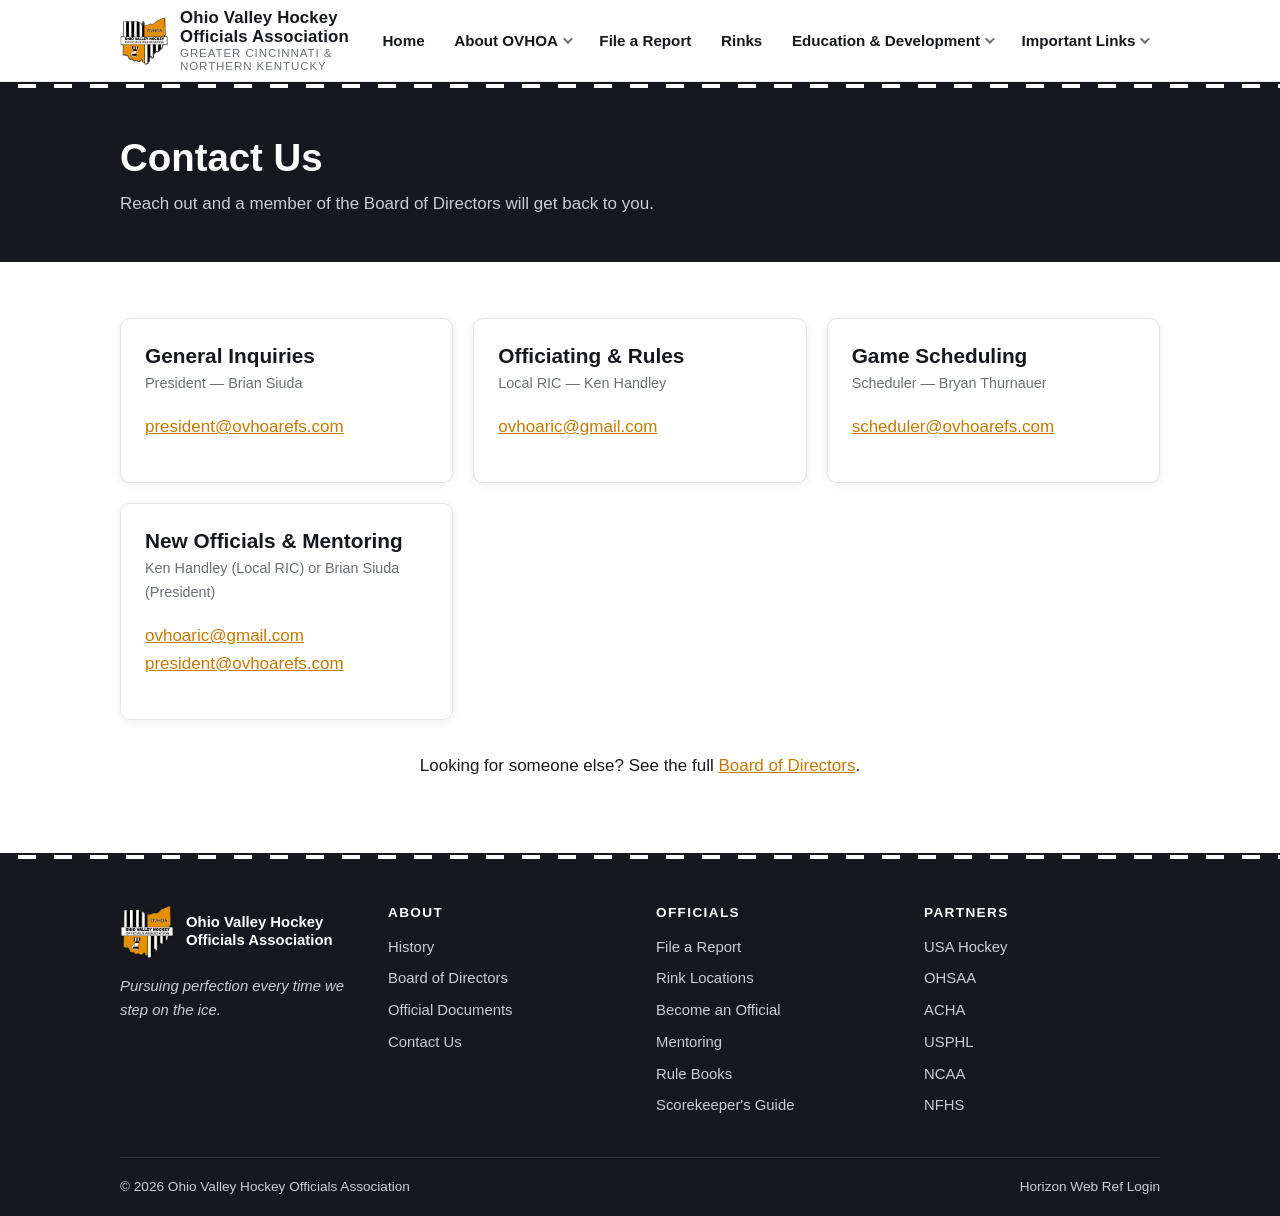
<file: contact-us.html>
<!DOCTYPE html>
<html lang="en">
<head>
<meta charset="UTF-8">
<meta name="viewport" content="width=device-width, initial-scale=1">
<title>Contact Us – OVHOA</title>
<meta name="description" content="Contact the OVHOA Board of Directors.">
<link rel="canonical" href="https://ovhoarefs.com/contact-us.html">
<!-- Social preview: how the link renders when shared in a group chat,
     Facebook group or text message. -->
<meta property="og:type" content="website">
<meta property="og:site_name" content="Ohio Valley Hockey Officials Association">
<meta property="og:title" content="Contact Us – OVHOA">
<meta property="og:description" content="Contact the OVHOA Board of Directors.">
<meta property="og:url" content="https://ovhoarefs.com/contact-us.html">
<meta property="og:image" content="https://ovhoarefs.com/assets/img/hero-ref.jpg">
<meta property="og:image:width" content="1600">
<meta property="og:image:height" content="611">
<meta property="og:image:alt" content="Ice hockey official on the ice">
<meta name="twitter:card" content="summary_large_image">
<meta name="twitter:title" content="Contact Us – OVHOA">
<meta name="twitter:description" content="Contact the OVHOA Board of Directors.">
<meta name="twitter:image" content="https://ovhoarefs.com/assets/img/hero-ref.jpg">
<link rel="icon" type="image/png" href="assets/img/ovhoa-logo-300.png">
<link rel="stylesheet" href="assets/css/style.css">
</head>
<body>
<a class="skip-link" href="#main">Skip to content</a>
<header class="site-header">
  <div class="container header-inner">
    <a class="brand" href="index.html">
      <img class="badge" src="assets/img/ovhoa-logo-300.png" alt="OVHOA logo" width="48" height="48">
      <span class="brand-text">
        <span class="brand-name">Ohio Valley Hockey Officials Association</span>
        <span class="brand-sub">Greater Cincinnati &amp; Northern Kentucky</span>
      </span>
    </a>
    <button type="button" class="nav-toggle" aria-expanded="false" aria-controls="site-nav" aria-label="Toggle navigation">
      <span class="bar"></span><span class="bar"></span><span class="bar"></span>
    </button>
    <nav id="site-nav" class="site-nav" aria-label="Primary">
      <ul><li><a href="index.html">Home</a></li><li class="has-sub"><button type="button" class="submenu-toggle" aria-expanded="false">About OVHOA <span class="caret"></span></button><ul class="sub-menu"><li><a href="history.html">History</a></li><li><a href="board-of-directors.html">Board of Directors</a></li><li><a href="official-documents.html">Official Documents</a></li><li><a href="contact-us.html" aria-current="page">Contact Us</a></li></ul></li><li><a href="file-a-report.html">File a Report</a></li><li><a href="rinks.html">Rinks</a></li><li class="has-sub"><button type="button" class="submenu-toggle" aria-expanded="false">Education & Development <span class="caret"></span></button><ul class="sub-menu"><li><a href="become-an-official.html">Become an Official</a></li><li><a href="mentoring.html">Mentoring</a></li><li><a href="rule-books.html">Rule Books</a></li><li><a href="scorekeepers-guide.html">Scorekeeper's Guide</a></li></ul></li><li class="has-sub"><button type="button" class="submenu-toggle" aria-expanded="false">Important Links <span class="caret"></span></button><ul class="sub-menu"><li><a href="https://membership.usahockey.com/" target="_blank" rel="noopener">USAH Registration</a></li><li><a href="https://horizonwebref.com/" target="_blank" rel="noopener">Horizon Web Ref Login</a></li><li><a href="https://www.usahockey.com/" target="_blank" rel="noopener">USA Hockey</a></li><li><a href="https://www.ohsaa.org/" target="_blank" rel="noopener">OHSAA</a></li><li><a href="https://www.achahockey.org/" target="_blank" rel="noopener">ACHA</a></li><li><a href="https://www.nfhs.org/" target="_blank" rel="noopener">NFHS</a></li><li><a href="https://www.ncaa.com/" target="_blank" rel="noopener">NCAA</a></li></ul></li></ul>
    </nav>
  </div>
</header>
<div class="stripe" aria-hidden="true"></div>
<main id="main">

<section class="page-banner">
  <div class="container">
    <h1>Contact Us</h1>
    <p class="lede">Reach out and a member of the Board of Directors will get back to you.</p>
  </div>
</section>
<section class="section">
  <div class="container">
    <!-- Names and addresses below are only a fallback. Live values come from
         the Board tab of the Google Sheet, matched on each card's data-contact
         key (see assets/js/sheets.js). -->
    <div class="contact-grid">
      <div class="card contact-card" data-contact="president">
        <h3>General Inquiries</h3>
        <p class="role" data-contact-role>President &mdash; Brian Siuda</p>
        <p data-contact-email><a href="mailto:president@ovhoarefs.com">president@ovhoarefs.com</a></p>
      </div>
      <div class="card contact-card" data-contact="ric">
        <h3>Officiating &amp; Rules</h3>
        <p class="role" data-contact-role>Local RIC &mdash; Ken Handley</p>
        <p data-contact-email><a href="mailto:ovhoaric@gmail.com">ovhoaric@gmail.com</a></p>
      </div>
      <div class="card contact-card" data-contact="scheduler">
        <h3>Game Scheduling</h3>
        <p class="role" data-contact-role>Scheduler &mdash; Bryan Thurnauer</p>
        <p data-contact-email><a href="mailto:scheduler@ovhoarefs.com">scheduler@ovhoarefs.com</a></p>
      </div>
      <div class="card contact-card" data-contact="ric,president">
        <h3>New Officials &amp; Mentoring</h3>
        <p class="role" data-contact-role>Ken Handley (Local RIC) or Brian Siuda (President)</p>
        <p data-contact-email><a href="mailto:ovhoaric@gmail.com">ovhoaric@gmail.com</a><br><a href="mailto:president@ovhoarefs.com">president@ovhoarefs.com</a></p>
      </div>
    </div>
    <p class="center mt-2">Looking for someone else? See the full <a href="board-of-directors.html">Board of Directors</a>.</p>
  </div>
</section>

</main>
<div class="stripe" aria-hidden="true"></div>
<footer class="site-footer">
  <div class="container">
    <div class="footer-main">
      <div>
        <div class="footer-brand">
          <img src="assets/img/ovhoa-logo-300.png" alt="" width="54" height="54">
          <span class="name">Ohio Valley Hockey<br>Officials Association</span>
        </div>
        <p><em>Pursuing perfection every time we step on the ice.</em></p>
      </div>
      <div>
        <h4>About</h4>
        <ul>
          <li><a href="history.html">History</a></li>
          <li><a href="board-of-directors.html">Board of Directors</a></li>
          <li><a href="official-documents.html">Official Documents</a></li>
          <li><a href="contact-us.html">Contact Us</a></li>
        </ul>
      </div>
      <div>
        <h4>Officials</h4>
        <ul>
          <li><a href="file-a-report.html">File a Report</a></li>
          <li><a href="rinks.html">Rink Locations</a></li>
          <li><a href="become-an-official.html">Become an Official</a></li>
          <li><a href="mentoring.html">Mentoring</a></li>
          <li><a href="rule-books.html">Rule Books</a></li>
          <li><a href="scorekeepers-guide.html">Scorekeeper's Guide</a></li>
        </ul>
      </div>
      <div>
        <h4>Partners</h4>
        <ul>
          <li><a href="https://www.usahockey.com/" target="_blank" rel="noopener">USA Hockey</a></li>
          <li><a href="https://www.ohsaa.org/" target="_blank" rel="noopener">OHSAA</a></li>
          <li><a href="https://www.achahockey.org/" target="_blank" rel="noopener">ACHA</a></li>
          <li><a href="https://www.usphl.com/" target="_blank" rel="noopener">USPHL</a></li>
          <li><a href="https://www.ncaa.com/" target="_blank" rel="noopener">NCAA</a></li>
          <li><a href="https://www.nfhs.org/" target="_blank" rel="noopener">NFHS</a></li>
        </ul>
      </div>
    </div>
    <div class="footer-bottom">
      <span>&copy; 2026 Ohio Valley Hockey Officials Association</span>
      <span><a href="https://horizonwebref.com/" target="_blank" rel="noopener">Horizon Web Ref Login</a></span>
    </div>
  </div>
</footer>
<script src="assets/js/nav.js"></script>
<script src="assets/js/sheets.js"></script>
</body>
</html>
</file>
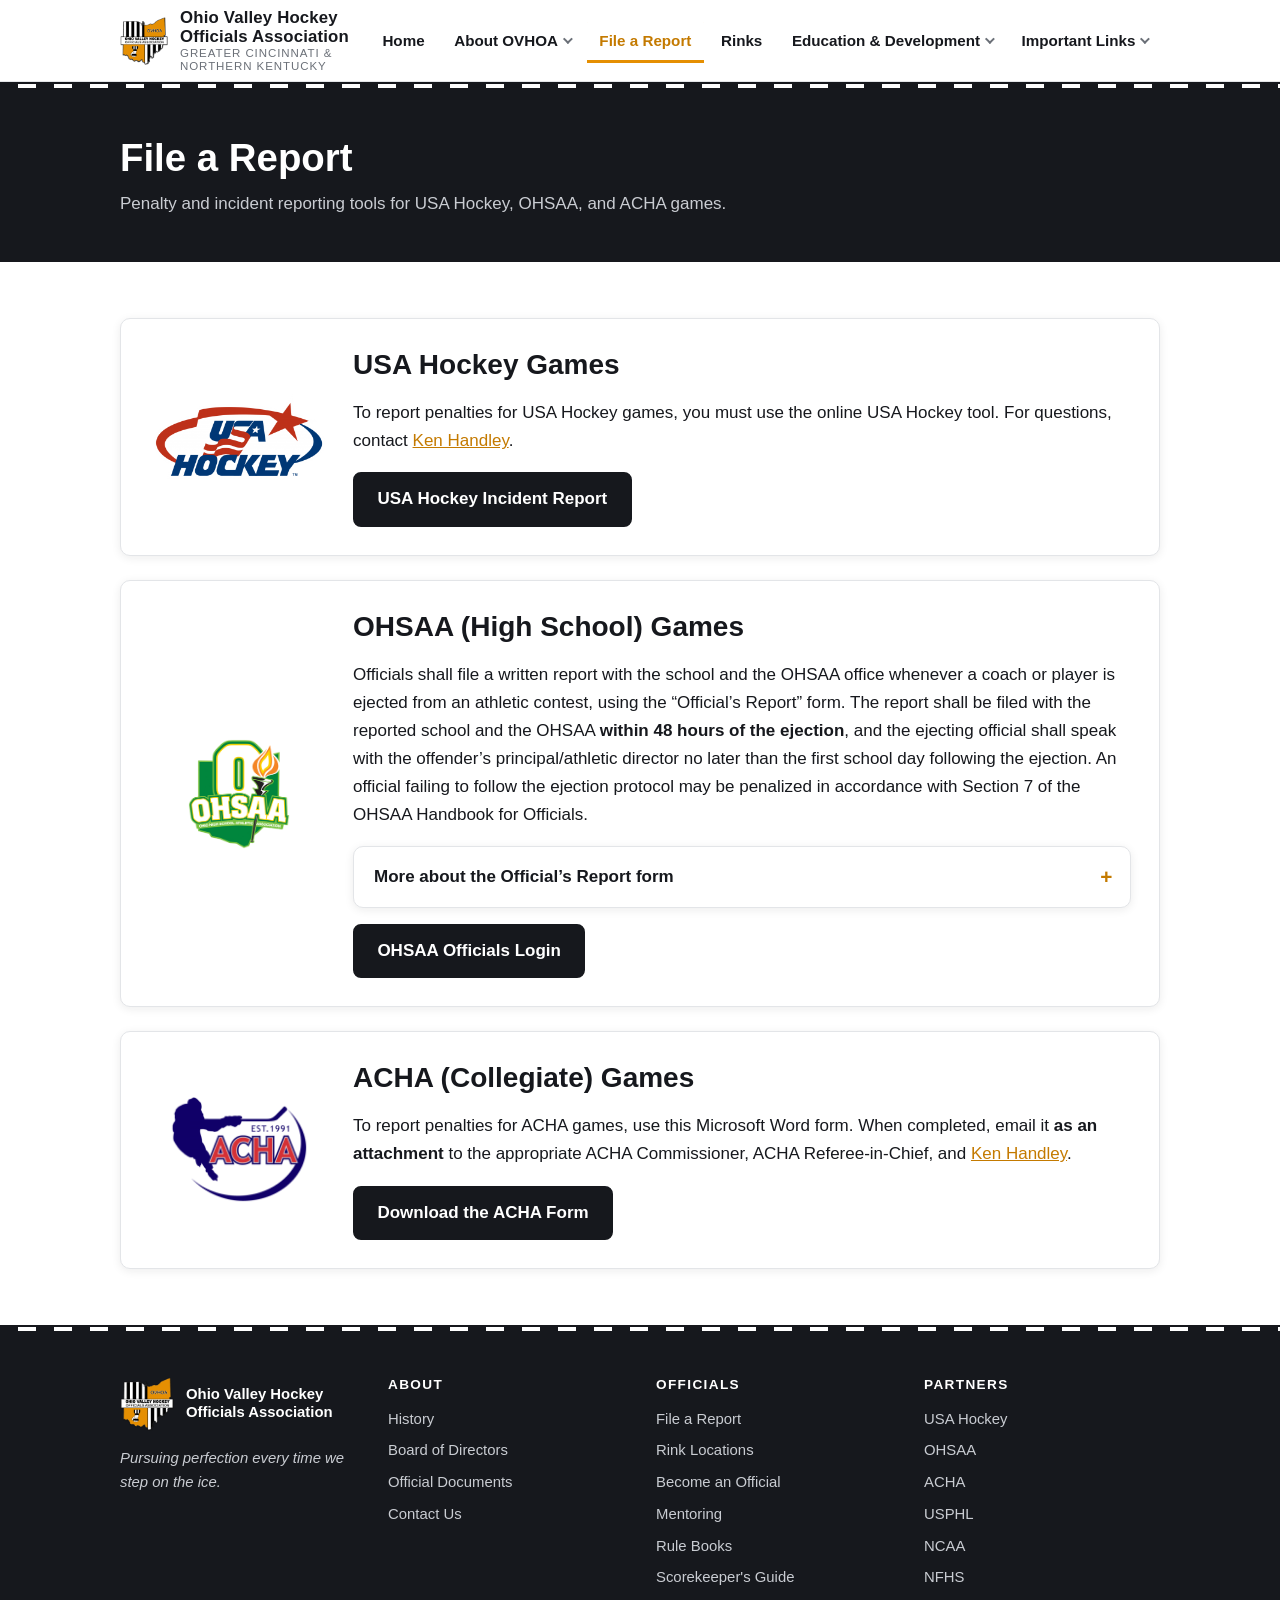
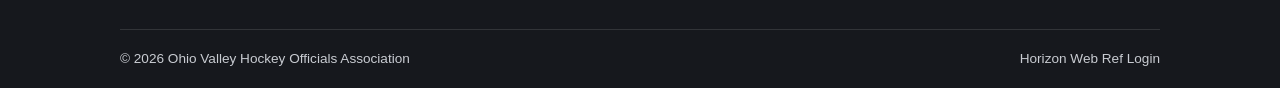
<file: file-a-report.html>
<!DOCTYPE html>
<html lang="en">
<head>
<meta charset="UTF-8">
<meta name="viewport" content="width=device-width, initial-scale=1">
<title>File a Report – OVHOA</title>
<meta name="description" content="Penalty and incident reporting tools for USA Hockey, OHSAA, and ACHA games.">
<link rel="canonical" href="https://ovhoarefs.com/file-a-report.html">
<!-- Social preview: how the link renders when shared in a group chat,
     Facebook group or text message. -->
<meta property="og:type" content="website">
<meta property="og:site_name" content="Ohio Valley Hockey Officials Association">
<meta property="og:title" content="File a Report – OVHOA">
<meta property="og:description" content="Penalty and incident reporting tools for USA Hockey, OHSAA, and ACHA games.">
<meta property="og:url" content="https://ovhoarefs.com/file-a-report.html">
<meta property="og:image" content="https://ovhoarefs.com/assets/img/hero-ref.jpg">
<meta property="og:image:width" content="1600">
<meta property="og:image:height" content="611">
<meta property="og:image:alt" content="Ice hockey official on the ice">
<meta name="twitter:card" content="summary_large_image">
<meta name="twitter:title" content="File a Report – OVHOA">
<meta name="twitter:description" content="Penalty and incident reporting tools for USA Hockey, OHSAA, and ACHA games.">
<meta name="twitter:image" content="https://ovhoarefs.com/assets/img/hero-ref.jpg">
<link rel="icon" type="image/png" href="assets/img/ovhoa-logo-300.png">
<link rel="stylesheet" href="assets/css/style.css">
</head>
<body>
<a class="skip-link" href="#main">Skip to content</a>
<header class="site-header">
  <div class="container header-inner">
    <a class="brand" href="index.html">
      <img class="badge" src="assets/img/ovhoa-logo-300.png" alt="OVHOA logo" width="48" height="48">
      <span class="brand-text">
        <span class="brand-name">Ohio Valley Hockey Officials Association</span>
        <span class="brand-sub">Greater Cincinnati &amp; Northern Kentucky</span>
      </span>
    </a>
    <button type="button" class="nav-toggle" aria-expanded="false" aria-controls="site-nav" aria-label="Toggle navigation">
      <span class="bar"></span><span class="bar"></span><span class="bar"></span>
    </button>
    <nav id="site-nav" class="site-nav" aria-label="Primary">
      <ul><li><a href="index.html">Home</a></li><li class="has-sub"><button type="button" class="submenu-toggle" aria-expanded="false">About OVHOA <span class="caret"></span></button><ul class="sub-menu"><li><a href="history.html">History</a></li><li><a href="board-of-directors.html">Board of Directors</a></li><li><a href="official-documents.html">Official Documents</a></li><li><a href="contact-us.html">Contact Us</a></li></ul></li><li><a href="file-a-report.html" aria-current="page">File a Report</a></li><li><a href="rinks.html">Rinks</a></li><li class="has-sub"><button type="button" class="submenu-toggle" aria-expanded="false">Education & Development <span class="caret"></span></button><ul class="sub-menu"><li><a href="become-an-official.html">Become an Official</a></li><li><a href="mentoring.html">Mentoring</a></li><li><a href="rule-books.html">Rule Books</a></li><li><a href="scorekeepers-guide.html">Scorekeeper's Guide</a></li></ul></li><li class="has-sub"><button type="button" class="submenu-toggle" aria-expanded="false">Important Links <span class="caret"></span></button><ul class="sub-menu"><li><a href="https://membership.usahockey.com/" target="_blank" rel="noopener">USAH Registration</a></li><li><a href="https://horizonwebref.com/" target="_blank" rel="noopener">Horizon Web Ref Login</a></li><li><a href="https://www.usahockey.com/" target="_blank" rel="noopener">USA Hockey</a></li><li><a href="https://www.ohsaa.org/" target="_blank" rel="noopener">OHSAA</a></li><li><a href="https://www.achahockey.org/" target="_blank" rel="noopener">ACHA</a></li><li><a href="https://www.nfhs.org/" target="_blank" rel="noopener">NFHS</a></li><li><a href="https://www.ncaa.com/" target="_blank" rel="noopener">NCAA</a></li></ul></li></ul>
    </nav>
  </div>
</header>
<div class="stripe" aria-hidden="true"></div>
<main id="main">

<section class="page-banner">
  <div class="container">
    <h1>File a Report</h1>
    <p class="lede">Penalty and incident reporting tools for USA Hockey, OHSAA, and ACHA games.</p>
  </div>
</section>
<section class="section">
  <div class="container grid" style="gap:1.5rem">

    <div class="card report-block">
      <div class="org-logo"><img src="assets/img/logo-usah.png" alt="USA Hockey" loading="lazy"></div>
      <div>
        <h2>USA Hockey Games</h2>
        <p>To report penalties for USA Hockey games, you must use the online USA Hockey tool. For questions, contact <a href="board-of-directors.html#ken-handley">Ken Handley</a>.</p>
        <div class="actions"><a class="btn dark" href="https://www.usahockey.com/incidentreport" target="_blank" rel="noopener">USA Hockey Incident Report</a></div>
      </div>
    </div>

    <div class="card report-block">
      <div class="org-logo"><img src="assets/img/logo-ohsaa.png" alt="OHSAA" loading="lazy"></div>
      <div>
        <h2>OHSAA (High School) Games</h2>
        <p>Officials shall file a written report with the school and the OHSAA office whenever a coach or player is ejected from an athletic contest, using the &ldquo;Official&rsquo;s Report&rdquo; form. The report shall be filed with the reported school and the OHSAA <strong>within 48 hours of the ejection</strong>, and the ejecting official shall speak with the offender&rsquo;s principal/athletic director no later than the first school day following the ejection. An official failing to follow the ejection protocol may be penalized in accordance with Section 7 of the OHSAA Handbook for Officials.</p>
        <details class="info">
          <summary>More about the Official&rsquo;s Report form</summary>
          <div class="info-body">
            <p>The &ldquo;Official&rsquo;s Report&rdquo; form is also used to report good or poor sportsmanship, severe injuries, facility problems, or equipment problems. Ejections other than players or coaches and other items of which the Commissioner should be made aware must be provided.</p>
            <p>Please use only one form per school &mdash; each offending school will need its own copy. The reporting official will receive notification of resolution upon receipt of the reported school&rsquo;s reply.</p>
            <p><strong>It is the official&rsquo;s responsibility to send a copy of the form to the reported school and the OHSAA.</strong> There is a list of school contacts on the OHSAA website so you can email the report, or email it to <a href="mailto:rmoore@ohsaa.org">rmoore@ohsaa.org</a>.</p>
            <p>Please write legibly and include the ejected person&rsquo;s first and last names. Make sure the form is complete at the bottom with the date and name of the administrator you spoke with at the school.</p>
          </div>
        </details>
        <div class="actions"><a class="btn dark" href="http://officials.myohsaa.org/Logon" target="_blank" rel="noopener">OHSAA Officials Login</a></div>
      </div>
    </div>

    <div class="card report-block">
      <div class="org-logo"><img src="assets/img/logo-acha.png" alt="ACHA" loading="lazy"></div>
      <div>
        <h2>ACHA (Collegiate) Games</h2>
        <p>To report penalties for ACHA games, use this Microsoft Word form. When completed, email it <strong>as an attachment</strong> to the appropriate ACHA Commissioner, ACHA Referee-in-Chief, and <a href="board-of-directors.html#ken-handley">Ken Handley</a>.</p>
        <div class="actions"><a class="btn dark" href="assets/docs/ACHA_Incident_Report.docx" download>Download the ACHA Form</a></div>
      </div>
    </div>

  </div>
</section>

</main>
<div class="stripe" aria-hidden="true"></div>
<footer class="site-footer">
  <div class="container">
    <div class="footer-main">
      <div>
        <div class="footer-brand">
          <img src="assets/img/ovhoa-logo-300.png" alt="" width="54" height="54">
          <span class="name">Ohio Valley Hockey<br>Officials Association</span>
        </div>
        <p><em>Pursuing perfection every time we step on the ice.</em></p>
      </div>
      <div>
        <h4>About</h4>
        <ul>
          <li><a href="history.html">History</a></li>
          <li><a href="board-of-directors.html">Board of Directors</a></li>
          <li><a href="official-documents.html">Official Documents</a></li>
          <li><a href="contact-us.html">Contact Us</a></li>
        </ul>
      </div>
      <div>
        <h4>Officials</h4>
        <ul>
          <li><a href="file-a-report.html">File a Report</a></li>
          <li><a href="rinks.html">Rink Locations</a></li>
          <li><a href="become-an-official.html">Become an Official</a></li>
          <li><a href="mentoring.html">Mentoring</a></li>
          <li><a href="rule-books.html">Rule Books</a></li>
          <li><a href="scorekeepers-guide.html">Scorekeeper's Guide</a></li>
        </ul>
      </div>
      <div>
        <h4>Partners</h4>
        <ul>
          <li><a href="https://www.usahockey.com/" target="_blank" rel="noopener">USA Hockey</a></li>
          <li><a href="https://www.ohsaa.org/" target="_blank" rel="noopener">OHSAA</a></li>
          <li><a href="https://www.achahockey.org/" target="_blank" rel="noopener">ACHA</a></li>
          <li><a href="https://www.usphl.com/" target="_blank" rel="noopener">USPHL</a></li>
          <li><a href="https://www.ncaa.com/" target="_blank" rel="noopener">NCAA</a></li>
          <li><a href="https://www.nfhs.org/" target="_blank" rel="noopener">NFHS</a></li>
        </ul>
      </div>
    </div>
    <div class="footer-bottom">
      <span>&copy; 2026 Ohio Valley Hockey Officials Association</span>
      <span><a href="https://horizonwebref.com/" target="_blank" rel="noopener">Horizon Web Ref Login</a></span>
    </div>
  </div>
</footer>
<script src="assets/js/nav.js"></script>
<script src="assets/js/sheets.js"></script>
</body>
</html>
</file>
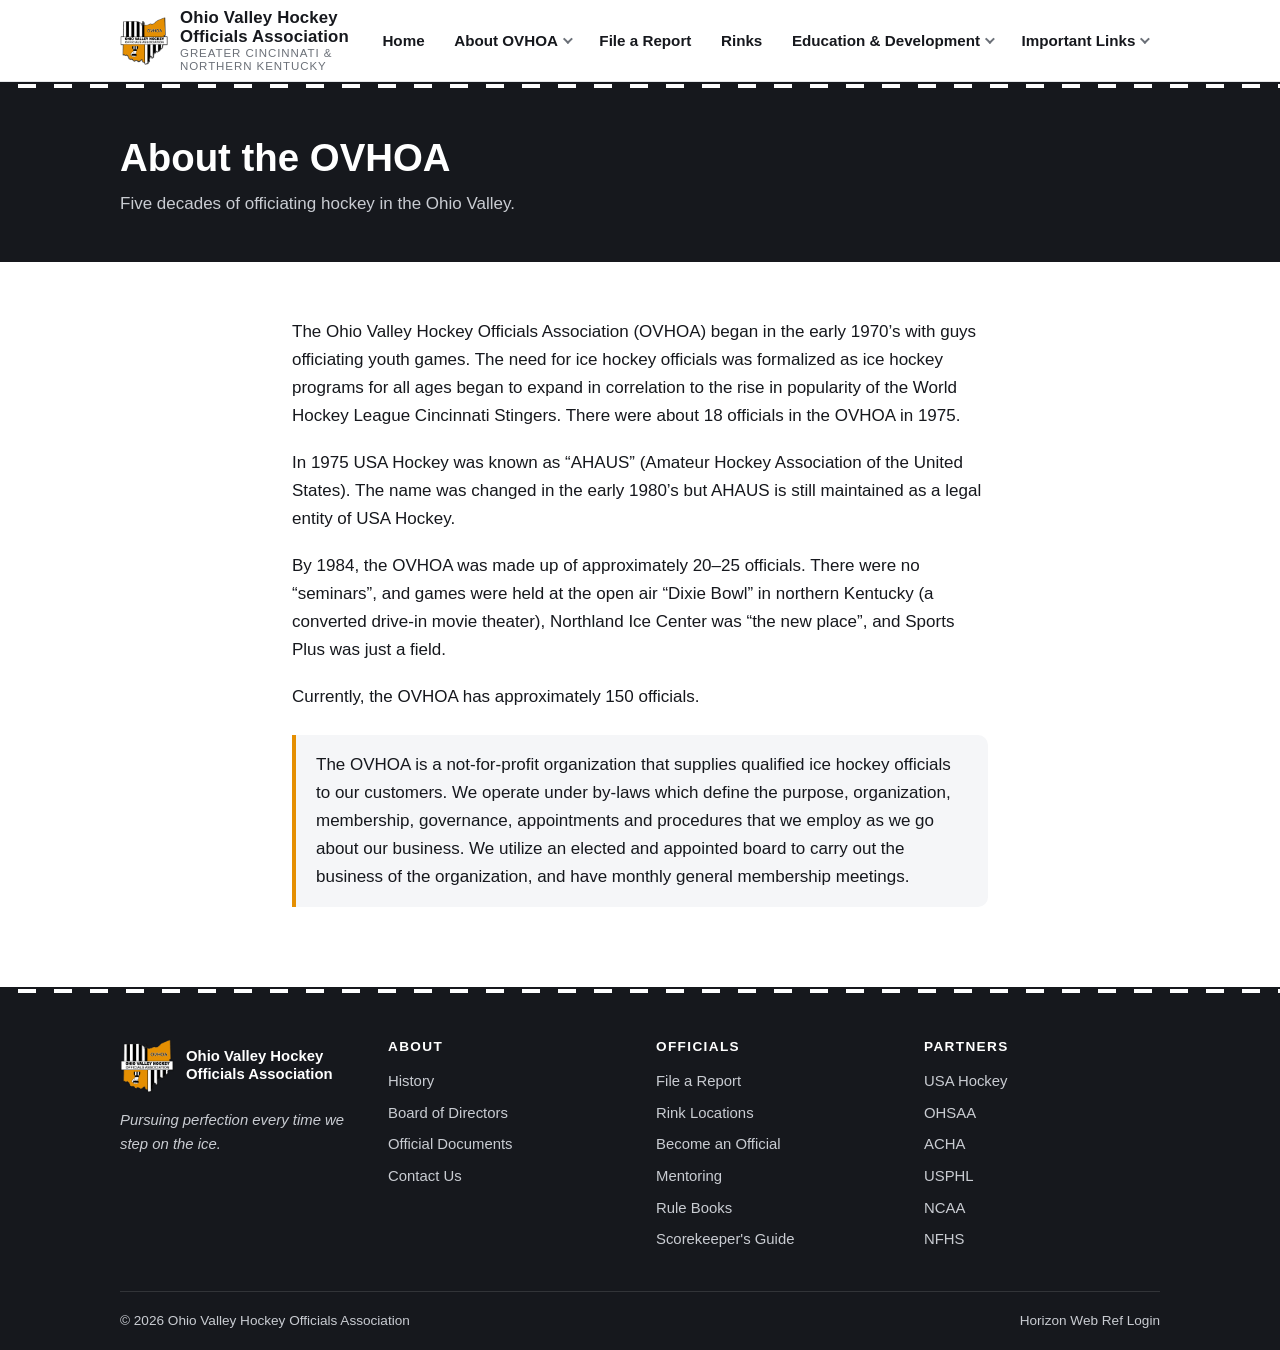
<file: history.html>
<!DOCTYPE html>
<html lang="en">
<head>
<meta charset="UTF-8">
<meta name="viewport" content="width=device-width, initial-scale=1">
<title>History – OVHOA</title>
<meta name="description" content="The history of the Ohio Valley Hockey Officials Association, officiating hockey since the early 1970s.">
<link rel="canonical" href="https://ovhoarefs.com/history.html">
<!-- Social preview: how the link renders when shared in a group chat,
     Facebook group or text message. -->
<meta property="og:type" content="website">
<meta property="og:site_name" content="Ohio Valley Hockey Officials Association">
<meta property="og:title" content="History – OVHOA">
<meta property="og:description" content="The history of the Ohio Valley Hockey Officials Association, officiating hockey since the early 1970s.">
<meta property="og:url" content="https://ovhoarefs.com/history.html">
<meta property="og:image" content="https://ovhoarefs.com/assets/img/hero-ref.jpg">
<meta property="og:image:width" content="1600">
<meta property="og:image:height" content="611">
<meta property="og:image:alt" content="Ice hockey official on the ice">
<meta name="twitter:card" content="summary_large_image">
<meta name="twitter:title" content="History – OVHOA">
<meta name="twitter:description" content="The history of the Ohio Valley Hockey Officials Association, officiating hockey since the early 1970s.">
<meta name="twitter:image" content="https://ovhoarefs.com/assets/img/hero-ref.jpg">
<link rel="icon" type="image/png" href="assets/img/ovhoa-logo-300.png">
<link rel="stylesheet" href="assets/css/style.css">
</head>
<body>
<a class="skip-link" href="#main">Skip to content</a>
<header class="site-header">
  <div class="container header-inner">
    <a class="brand" href="index.html">
      <img class="badge" src="assets/img/ovhoa-logo-300.png" alt="OVHOA logo" width="48" height="48">
      <span class="brand-text">
        <span class="brand-name">Ohio Valley Hockey Officials Association</span>
        <span class="brand-sub">Greater Cincinnati &amp; Northern Kentucky</span>
      </span>
    </a>
    <button type="button" class="nav-toggle" aria-expanded="false" aria-controls="site-nav" aria-label="Toggle navigation">
      <span class="bar"></span><span class="bar"></span><span class="bar"></span>
    </button>
    <nav id="site-nav" class="site-nav" aria-label="Primary">
      <ul><li><a href="index.html">Home</a></li><li class="has-sub"><button type="button" class="submenu-toggle" aria-expanded="false">About OVHOA <span class="caret"></span></button><ul class="sub-menu"><li><a href="history.html" aria-current="page">History</a></li><li><a href="board-of-directors.html">Board of Directors</a></li><li><a href="official-documents.html">Official Documents</a></li><li><a href="contact-us.html">Contact Us</a></li></ul></li><li><a href="file-a-report.html">File a Report</a></li><li><a href="rinks.html">Rinks</a></li><li class="has-sub"><button type="button" class="submenu-toggle" aria-expanded="false">Education & Development <span class="caret"></span></button><ul class="sub-menu"><li><a href="become-an-official.html">Become an Official</a></li><li><a href="mentoring.html">Mentoring</a></li><li><a href="rule-books.html">Rule Books</a></li><li><a href="scorekeepers-guide.html">Scorekeeper's Guide</a></li></ul></li><li class="has-sub"><button type="button" class="submenu-toggle" aria-expanded="false">Important Links <span class="caret"></span></button><ul class="sub-menu"><li><a href="https://membership.usahockey.com/" target="_blank" rel="noopener">USAH Registration</a></li><li><a href="https://horizonwebref.com/" target="_blank" rel="noopener">Horizon Web Ref Login</a></li><li><a href="https://www.usahockey.com/" target="_blank" rel="noopener">USA Hockey</a></li><li><a href="https://www.ohsaa.org/" target="_blank" rel="noopener">OHSAA</a></li><li><a href="https://www.achahockey.org/" target="_blank" rel="noopener">ACHA</a></li><li><a href="https://www.nfhs.org/" target="_blank" rel="noopener">NFHS</a></li><li><a href="https://www.ncaa.com/" target="_blank" rel="noopener">NCAA</a></li></ul></li></ul>
    </nav>
  </div>
</header>
<div class="stripe" aria-hidden="true"></div>
<main id="main">

<section class="page-banner">
  <div class="container">
    <h1>About the OVHOA</h1>
    <p class="lede">Five decades of officiating hockey in the Ohio Valley.</p>
  </div>
</section>
<section class="section">
  <div class="container prose">
    <p>The Ohio Valley Hockey Officials Association (OVHOA) began in the early 1970&rsquo;s with guys officiating youth games. The need for ice hockey officials was formalized as ice hockey programs for all ages began to expand in correlation to the rise in popularity of the World Hockey League Cincinnati Stingers. There were about 18 officials in the OVHOA in 1975.</p>
    <p>In 1975 USA Hockey was known as &ldquo;AHAUS&rdquo; (Amateur Hockey Association of the United States). The name was changed in the early 1980&rsquo;s but AHAUS is still maintained as a legal entity of USA Hockey.</p>
    <p>By 1984, the OVHOA was made up of approximately 20&ndash;25 officials. There were no &ldquo;seminars&rdquo;, and games were held at the open air &ldquo;Dixie Bowl&rdquo; in northern Kentucky (a converted drive-in movie theater), Northland Ice Center was &ldquo;the new place&rdquo;, and Sports Plus was just a field.</p>
    <p>Currently, the OVHOA has approximately 150 officials.</p>
    <div class="callout">
      <p style="margin:0">The OVHOA is a not-for-profit organization that supplies qualified ice hockey officials to our customers. We operate under by-laws which define the purpose, organization, membership, governance, appointments and procedures that we employ as we go about our business. We utilize an elected and appointed board to carry out the business of the organization, and have monthly general membership meetings.</p>
    </div>
  </div>
</section>

</main>
<div class="stripe" aria-hidden="true"></div>
<footer class="site-footer">
  <div class="container">
    <div class="footer-main">
      <div>
        <div class="footer-brand">
          <img src="assets/img/ovhoa-logo-300.png" alt="" width="54" height="54">
          <span class="name">Ohio Valley Hockey<br>Officials Association</span>
        </div>
        <p><em>Pursuing perfection every time we step on the ice.</em></p>
      </div>
      <div>
        <h4>About</h4>
        <ul>
          <li><a href="history.html">History</a></li>
          <li><a href="board-of-directors.html">Board of Directors</a></li>
          <li><a href="official-documents.html">Official Documents</a></li>
          <li><a href="contact-us.html">Contact Us</a></li>
        </ul>
      </div>
      <div>
        <h4>Officials</h4>
        <ul>
          <li><a href="file-a-report.html">File a Report</a></li>
          <li><a href="rinks.html">Rink Locations</a></li>
          <li><a href="become-an-official.html">Become an Official</a></li>
          <li><a href="mentoring.html">Mentoring</a></li>
          <li><a href="rule-books.html">Rule Books</a></li>
          <li><a href="scorekeepers-guide.html">Scorekeeper's Guide</a></li>
        </ul>
      </div>
      <div>
        <h4>Partners</h4>
        <ul>
          <li><a href="https://www.usahockey.com/" target="_blank" rel="noopener">USA Hockey</a></li>
          <li><a href="https://www.ohsaa.org/" target="_blank" rel="noopener">OHSAA</a></li>
          <li><a href="https://www.achahockey.org/" target="_blank" rel="noopener">ACHA</a></li>
          <li><a href="https://www.usphl.com/" target="_blank" rel="noopener">USPHL</a></li>
          <li><a href="https://www.ncaa.com/" target="_blank" rel="noopener">NCAA</a></li>
          <li><a href="https://www.nfhs.org/" target="_blank" rel="noopener">NFHS</a></li>
        </ul>
      </div>
    </div>
    <div class="footer-bottom">
      <span>&copy; 2026 Ohio Valley Hockey Officials Association</span>
      <span><a href="https://horizonwebref.com/" target="_blank" rel="noopener">Horizon Web Ref Login</a></span>
    </div>
  </div>
</footer>
<script src="assets/js/nav.js"></script>
<script src="assets/js/sheets.js"></script>
</body>
</html>
</file>
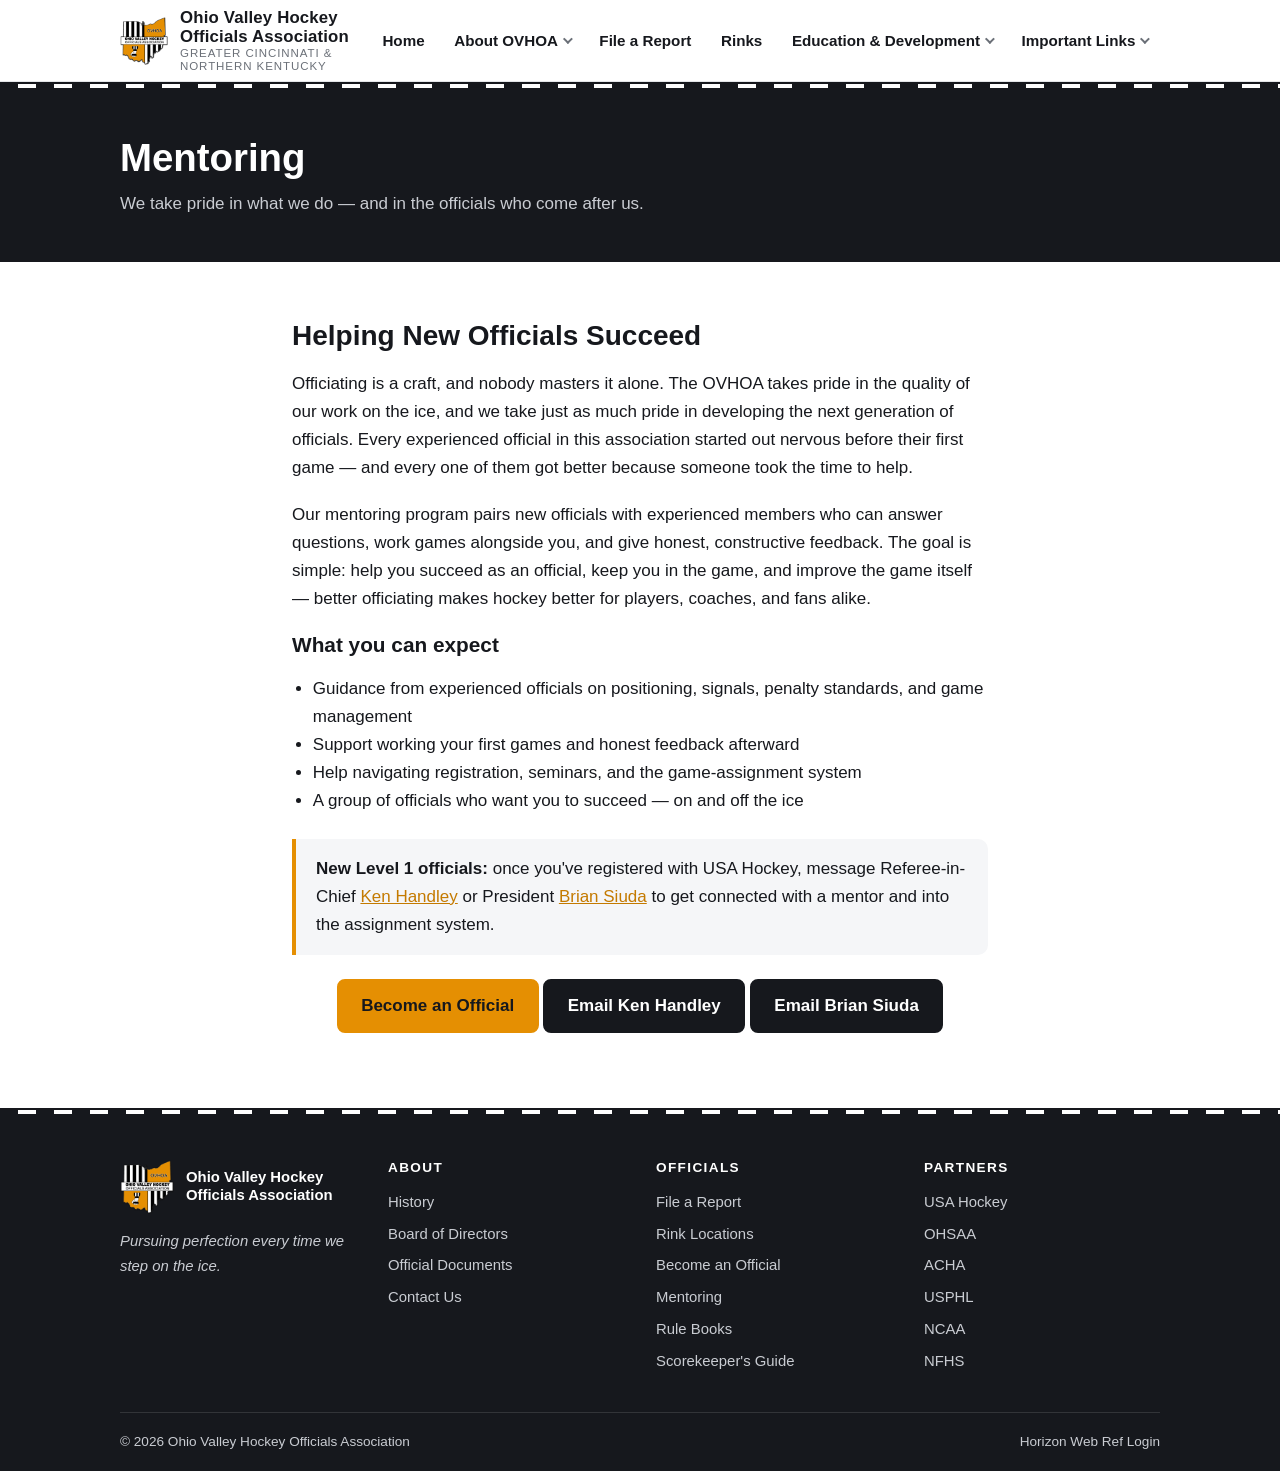
<file: mentoring.html>
<!DOCTYPE html>
<html lang="en">
<head>
<meta charset="UTF-8">
<meta name="viewport" content="width=device-width, initial-scale=1">
<title>Mentoring – OVHOA</title>
<meta name="description" content="The OVHOA mentoring program helps new officials succeed and improves the game.">
<link rel="canonical" href="https://ovhoarefs.com/mentoring.html">
<!-- Social preview: how the link renders when shared in a group chat,
     Facebook group or text message. -->
<meta property="og:type" content="website">
<meta property="og:site_name" content="Ohio Valley Hockey Officials Association">
<meta property="og:title" content="Mentoring – OVHOA">
<meta property="og:description" content="The OVHOA mentoring program helps new officials succeed and improves the game.">
<meta property="og:url" content="https://ovhoarefs.com/mentoring.html">
<meta property="og:image" content="https://ovhoarefs.com/assets/img/hero-ref.jpg">
<meta property="og:image:width" content="1600">
<meta property="og:image:height" content="611">
<meta property="og:image:alt" content="Ice hockey official on the ice">
<meta name="twitter:card" content="summary_large_image">
<meta name="twitter:title" content="Mentoring – OVHOA">
<meta name="twitter:description" content="The OVHOA mentoring program helps new officials succeed and improves the game.">
<meta name="twitter:image" content="https://ovhoarefs.com/assets/img/hero-ref.jpg">
<link rel="icon" type="image/png" href="assets/img/ovhoa-logo-300.png">
<link rel="stylesheet" href="assets/css/style.css">
</head>
<body>
<a class="skip-link" href="#main">Skip to content</a>
<header class="site-header">
  <div class="container header-inner">
    <a class="brand" href="index.html">
      <img class="badge" src="assets/img/ovhoa-logo-300.png" alt="OVHOA logo" width="48" height="48">
      <span class="brand-text">
        <span class="brand-name">Ohio Valley Hockey Officials Association</span>
        <span class="brand-sub">Greater Cincinnati &amp; Northern Kentucky</span>
      </span>
    </a>
    <button type="button" class="nav-toggle" aria-expanded="false" aria-controls="site-nav" aria-label="Toggle navigation">
      <span class="bar"></span><span class="bar"></span><span class="bar"></span>
    </button>
    <nav id="site-nav" class="site-nav" aria-label="Primary">
      <ul><li><a href="index.html">Home</a></li><li class="has-sub"><button type="button" class="submenu-toggle" aria-expanded="false">About OVHOA <span class="caret"></span></button><ul class="sub-menu"><li><a href="history.html">History</a></li><li><a href="board-of-directors.html">Board of Directors</a></li><li><a href="official-documents.html">Official Documents</a></li><li><a href="contact-us.html">Contact Us</a></li></ul></li><li><a href="file-a-report.html">File a Report</a></li><li><a href="rinks.html">Rinks</a></li><li class="has-sub"><button type="button" class="submenu-toggle" aria-expanded="false">Education & Development <span class="caret"></span></button><ul class="sub-menu"><li><a href="become-an-official.html">Become an Official</a></li><li><a href="mentoring.html" aria-current="page">Mentoring</a></li><li><a href="rule-books.html">Rule Books</a></li><li><a href="scorekeepers-guide.html">Scorekeeper's Guide</a></li></ul></li><li class="has-sub"><button type="button" class="submenu-toggle" aria-expanded="false">Important Links <span class="caret"></span></button><ul class="sub-menu"><li><a href="https://membership.usahockey.com/" target="_blank" rel="noopener">USAH Registration</a></li><li><a href="https://horizonwebref.com/" target="_blank" rel="noopener">Horizon Web Ref Login</a></li><li><a href="https://www.usahockey.com/" target="_blank" rel="noopener">USA Hockey</a></li><li><a href="https://www.ohsaa.org/" target="_blank" rel="noopener">OHSAA</a></li><li><a href="https://www.achahockey.org/" target="_blank" rel="noopener">ACHA</a></li><li><a href="https://www.nfhs.org/" target="_blank" rel="noopener">NFHS</a></li><li><a href="https://www.ncaa.com/" target="_blank" rel="noopener">NCAA</a></li></ul></li></ul>
    </nav>
  </div>
</header>
<div class="stripe" aria-hidden="true"></div>
<main id="main">

<section class="page-banner">
  <div class="container">
    <h1>Mentoring</h1>
    <p class="lede">We take pride in what we do &mdash; and in the officials who come after us.</p>
  </div>
</section>

<section class="section">
  <div class="container prose">
    <h2>Helping New Officials Succeed</h2>
    <p>Officiating is a craft, and nobody masters it alone. The OVHOA takes pride in the quality of our work on the ice, and we take just as much pride in developing the next generation of officials. Every experienced official in this association started out nervous before their first game &mdash; and every one of them got better because someone took the time to help.</p>
    <p>Our mentoring program pairs new officials with experienced members who can answer questions, work games alongside you, and give honest, constructive feedback. The goal is simple: help you succeed as an official, keep you in the game, and improve the game itself &mdash; better officiating makes hockey better for players, coaches, and fans alike.</p>
    <h3>What you can expect</h3>
    <ul>
      <li>Guidance from experienced officials on positioning, signals, penalty standards, and game management</li>
      <li>Support working your first games and honest feedback afterward</li>
      <li>Help navigating registration, seminars, and the game-assignment system</li>
      <li>A group of officials who want you to succeed &mdash; on and off the ice</li>
    </ul>
    <div class="callout">
      <p style="margin:0"><strong>New Level 1 officials:</strong> once you've registered with USA Hockey, message Referee-in-Chief <a href="board-of-directors.html#ken-handley">Ken Handley</a> or President <a href="board-of-directors.html#brian-siuda">Brian Siuda</a> to get connected with a mentor and into the assignment system.</p>
    </div>
    <p class="center mt-2">
      <a class="btn" href="become-an-official.html">Become an Official</a>
      <a class="btn dark" data-contact-btn="ric" href="mailto:ovhoaric@gmail.com">Email Ken Handley</a>
      <a class="btn dark" data-contact-btn="president" href="mailto:president@ovhoarefs.com">Email Brian Siuda</a>
    </p>
  </div>
</section>

</main>
<div class="stripe" aria-hidden="true"></div>
<footer class="site-footer">
  <div class="container">
    <div class="footer-main">
      <div>
        <div class="footer-brand">
          <img src="assets/img/ovhoa-logo-300.png" alt="" width="54" height="54">
          <span class="name">Ohio Valley Hockey<br>Officials Association</span>
        </div>
        <p><em>Pursuing perfection every time we step on the ice.</em></p>
      </div>
      <div>
        <h4>About</h4>
        <ul>
          <li><a href="history.html">History</a></li>
          <li><a href="board-of-directors.html">Board of Directors</a></li>
          <li><a href="official-documents.html">Official Documents</a></li>
          <li><a href="contact-us.html">Contact Us</a></li>
        </ul>
      </div>
      <div>
        <h4>Officials</h4>
        <ul>
          <li><a href="file-a-report.html">File a Report</a></li>
          <li><a href="rinks.html">Rink Locations</a></li>
          <li><a href="become-an-official.html">Become an Official</a></li>
          <li><a href="mentoring.html">Mentoring</a></li>
          <li><a href="rule-books.html">Rule Books</a></li>
          <li><a href="scorekeepers-guide.html">Scorekeeper's Guide</a></li>
        </ul>
      </div>
      <div>
        <h4>Partners</h4>
        <ul>
          <li><a href="https://www.usahockey.com/" target="_blank" rel="noopener">USA Hockey</a></li>
          <li><a href="https://www.ohsaa.org/" target="_blank" rel="noopener">OHSAA</a></li>
          <li><a href="https://www.achahockey.org/" target="_blank" rel="noopener">ACHA</a></li>
          <li><a href="https://www.usphl.com/" target="_blank" rel="noopener">USPHL</a></li>
          <li><a href="https://www.ncaa.com/" target="_blank" rel="noopener">NCAA</a></li>
          <li><a href="https://www.nfhs.org/" target="_blank" rel="noopener">NFHS</a></li>
        </ul>
      </div>
    </div>
    <div class="footer-bottom">
      <span>&copy; 2026 Ohio Valley Hockey Officials Association</span>
      <span><a href="https://horizonwebref.com/" target="_blank" rel="noopener">Horizon Web Ref Login</a></span>
    </div>
  </div>
</footer>
<script src="assets/js/nav.js"></script>
<script src="assets/js/sheets.js"></script>
</body>
</html>
</file>
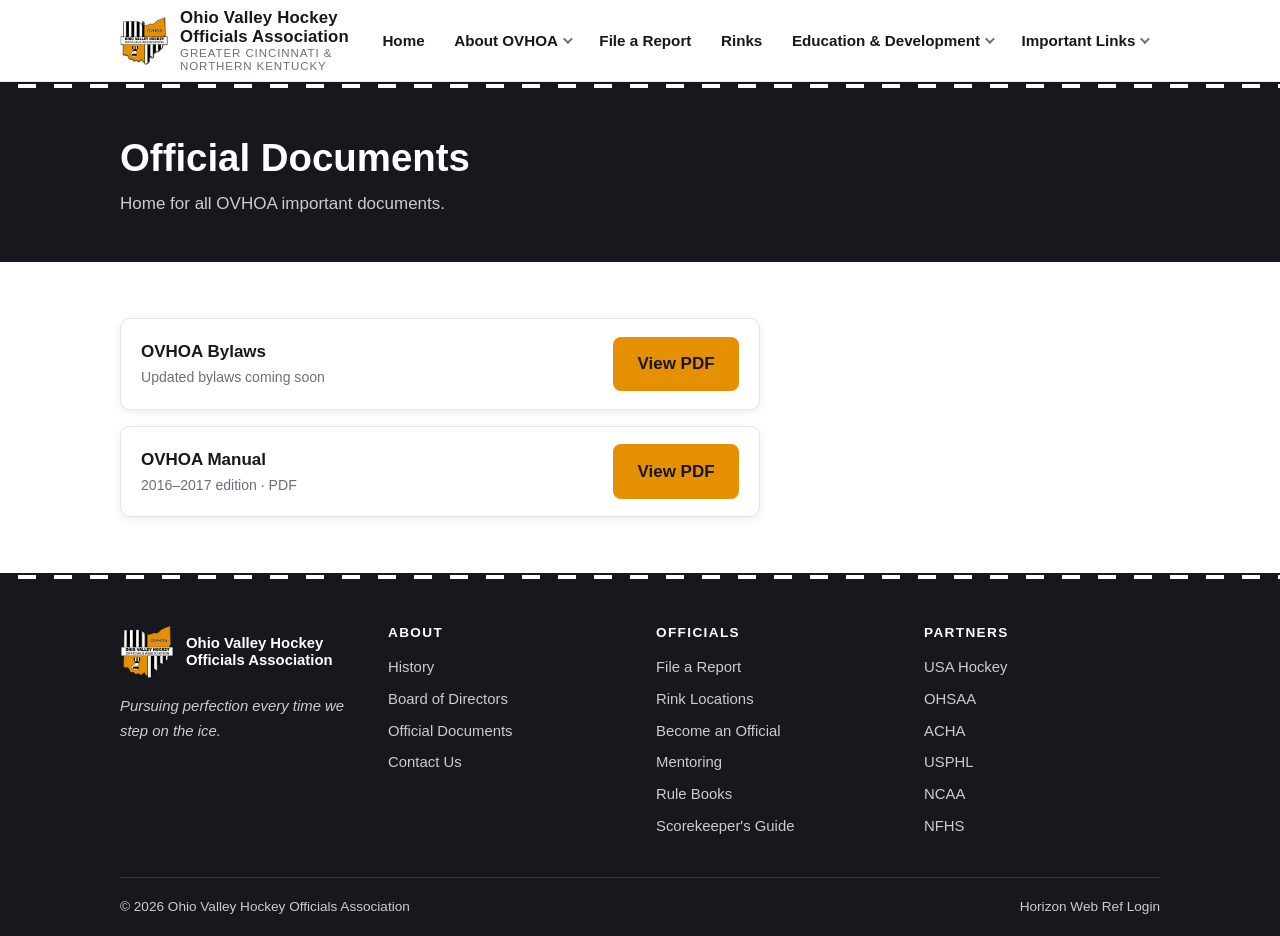
<file: official-documents.html>
<!DOCTYPE html>
<html lang="en">
<head>
<meta charset="UTF-8">
<meta name="viewport" content="width=device-width, initial-scale=1">
<title>Official Documents – OVHOA</title>
<meta name="description" content="OVHOA bylaws, manual, and other important documents.">
<link rel="canonical" href="https://ovhoarefs.com/official-documents.html">
<!-- Social preview: how the link renders when shared in a group chat,
     Facebook group or text message. -->
<meta property="og:type" content="website">
<meta property="og:site_name" content="Ohio Valley Hockey Officials Association">
<meta property="og:title" content="Official Documents – OVHOA">
<meta property="og:description" content="OVHOA bylaws, manual, and other important documents.">
<meta property="og:url" content="https://ovhoarefs.com/official-documents.html">
<meta property="og:image" content="https://ovhoarefs.com/assets/img/hero-ref.jpg">
<meta property="og:image:width" content="1600">
<meta property="og:image:height" content="611">
<meta property="og:image:alt" content="Ice hockey official on the ice">
<meta name="twitter:card" content="summary_large_image">
<meta name="twitter:title" content="Official Documents – OVHOA">
<meta name="twitter:description" content="OVHOA bylaws, manual, and other important documents.">
<meta name="twitter:image" content="https://ovhoarefs.com/assets/img/hero-ref.jpg">
<link rel="icon" type="image/png" href="assets/img/ovhoa-logo-300.png">
<link rel="stylesheet" href="assets/css/style.css">
</head>
<body>
<a class="skip-link" href="#main">Skip to content</a>
<header class="site-header">
  <div class="container header-inner">
    <a class="brand" href="index.html">
      <img class="badge" src="assets/img/ovhoa-logo-300.png" alt="OVHOA logo" width="48" height="48">
      <span class="brand-text">
        <span class="brand-name">Ohio Valley Hockey Officials Association</span>
        <span class="brand-sub">Greater Cincinnati &amp; Northern Kentucky</span>
      </span>
    </a>
    <button type="button" class="nav-toggle" aria-expanded="false" aria-controls="site-nav" aria-label="Toggle navigation">
      <span class="bar"></span><span class="bar"></span><span class="bar"></span>
    </button>
    <nav id="site-nav" class="site-nav" aria-label="Primary">
      <ul><li><a href="index.html">Home</a></li><li class="has-sub"><button type="button" class="submenu-toggle" aria-expanded="false">About OVHOA <span class="caret"></span></button><ul class="sub-menu"><li><a href="history.html">History</a></li><li><a href="board-of-directors.html">Board of Directors</a></li><li><a href="official-documents.html" aria-current="page">Official Documents</a></li><li><a href="contact-us.html">Contact Us</a></li></ul></li><li><a href="file-a-report.html">File a Report</a></li><li><a href="rinks.html">Rinks</a></li><li class="has-sub"><button type="button" class="submenu-toggle" aria-expanded="false">Education & Development <span class="caret"></span></button><ul class="sub-menu"><li><a href="become-an-official.html">Become an Official</a></li><li><a href="mentoring.html">Mentoring</a></li><li><a href="rule-books.html">Rule Books</a></li><li><a href="scorekeepers-guide.html">Scorekeeper's Guide</a></li></ul></li><li class="has-sub"><button type="button" class="submenu-toggle" aria-expanded="false">Important Links <span class="caret"></span></button><ul class="sub-menu"><li><a href="https://membership.usahockey.com/" target="_blank" rel="noopener">USAH Registration</a></li><li><a href="https://horizonwebref.com/" target="_blank" rel="noopener">Horizon Web Ref Login</a></li><li><a href="https://www.usahockey.com/" target="_blank" rel="noopener">USA Hockey</a></li><li><a href="https://www.ohsaa.org/" target="_blank" rel="noopener">OHSAA</a></li><li><a href="https://www.achahockey.org/" target="_blank" rel="noopener">ACHA</a></li><li><a href="https://www.nfhs.org/" target="_blank" rel="noopener">NFHS</a></li><li><a href="https://www.ncaa.com/" target="_blank" rel="noopener">NCAA</a></li></ul></li></ul>
    </nav>
  </div>
</header>
<div class="stripe" aria-hidden="true"></div>
<main id="main">

<section class="page-banner">
  <div class="container">
    <h1>Official Documents</h1>
    <p class="lede">Home for all OVHOA important documents.</p>
  </div>
</section>
<section class="section">
  <div class="container">
    <div class="doc-list">
      <div class="doc-item card">
        <div>
          <span class="doc-name">OVHOA Bylaws</span>
          <span class="doc-meta">Updated bylaws coming soon</span>
        </div>
        <a class="btn" href="assets/docs/ComingSoon.pdf" target="_blank" rel="noopener">View PDF</a>
      </div>
      <div class="doc-item card">
        <div>
          <span class="doc-name">OVHOA Manual</span>
          <span class="doc-meta">2016&ndash;2017 edition &middot; PDF</span>
        </div>
        <a class="btn" href="assets/docs/OVHOA_Manual_2016-2017.pdf" target="_blank" rel="noopener">View PDF</a>
      </div>
    </div>
  </div>
</section>

</main>
<div class="stripe" aria-hidden="true"></div>
<footer class="site-footer">
  <div class="container">
    <div class="footer-main">
      <div>
        <div class="footer-brand">
          <img src="assets/img/ovhoa-logo-300.png" alt="" width="54" height="54">
          <span class="name">Ohio Valley Hockey<br>Officials Association</span>
        </div>
        <p><em>Pursuing perfection every time we step on the ice.</em></p>
      </div>
      <div>
        <h4>About</h4>
        <ul>
          <li><a href="history.html">History</a></li>
          <li><a href="board-of-directors.html">Board of Directors</a></li>
          <li><a href="official-documents.html">Official Documents</a></li>
          <li><a href="contact-us.html">Contact Us</a></li>
        </ul>
      </div>
      <div>
        <h4>Officials</h4>
        <ul>
          <li><a href="file-a-report.html">File a Report</a></li>
          <li><a href="rinks.html">Rink Locations</a></li>
          <li><a href="become-an-official.html">Become an Official</a></li>
          <li><a href="mentoring.html">Mentoring</a></li>
          <li><a href="rule-books.html">Rule Books</a></li>
          <li><a href="scorekeepers-guide.html">Scorekeeper's Guide</a></li>
        </ul>
      </div>
      <div>
        <h4>Partners</h4>
        <ul>
          <li><a href="https://www.usahockey.com/" target="_blank" rel="noopener">USA Hockey</a></li>
          <li><a href="https://www.ohsaa.org/" target="_blank" rel="noopener">OHSAA</a></li>
          <li><a href="https://www.achahockey.org/" target="_blank" rel="noopener">ACHA</a></li>
          <li><a href="https://www.usphl.com/" target="_blank" rel="noopener">USPHL</a></li>
          <li><a href="https://www.ncaa.com/" target="_blank" rel="noopener">NCAA</a></li>
          <li><a href="https://www.nfhs.org/" target="_blank" rel="noopener">NFHS</a></li>
        </ul>
      </div>
    </div>
    <div class="footer-bottom">
      <span>&copy; 2026 Ohio Valley Hockey Officials Association</span>
      <span><a href="https://horizonwebref.com/" target="_blank" rel="noopener">Horizon Web Ref Login</a></span>
    </div>
  </div>
</footer>
<script src="assets/js/nav.js"></script>
<script src="assets/js/sheets.js"></script>
</body>
</html>
</file>
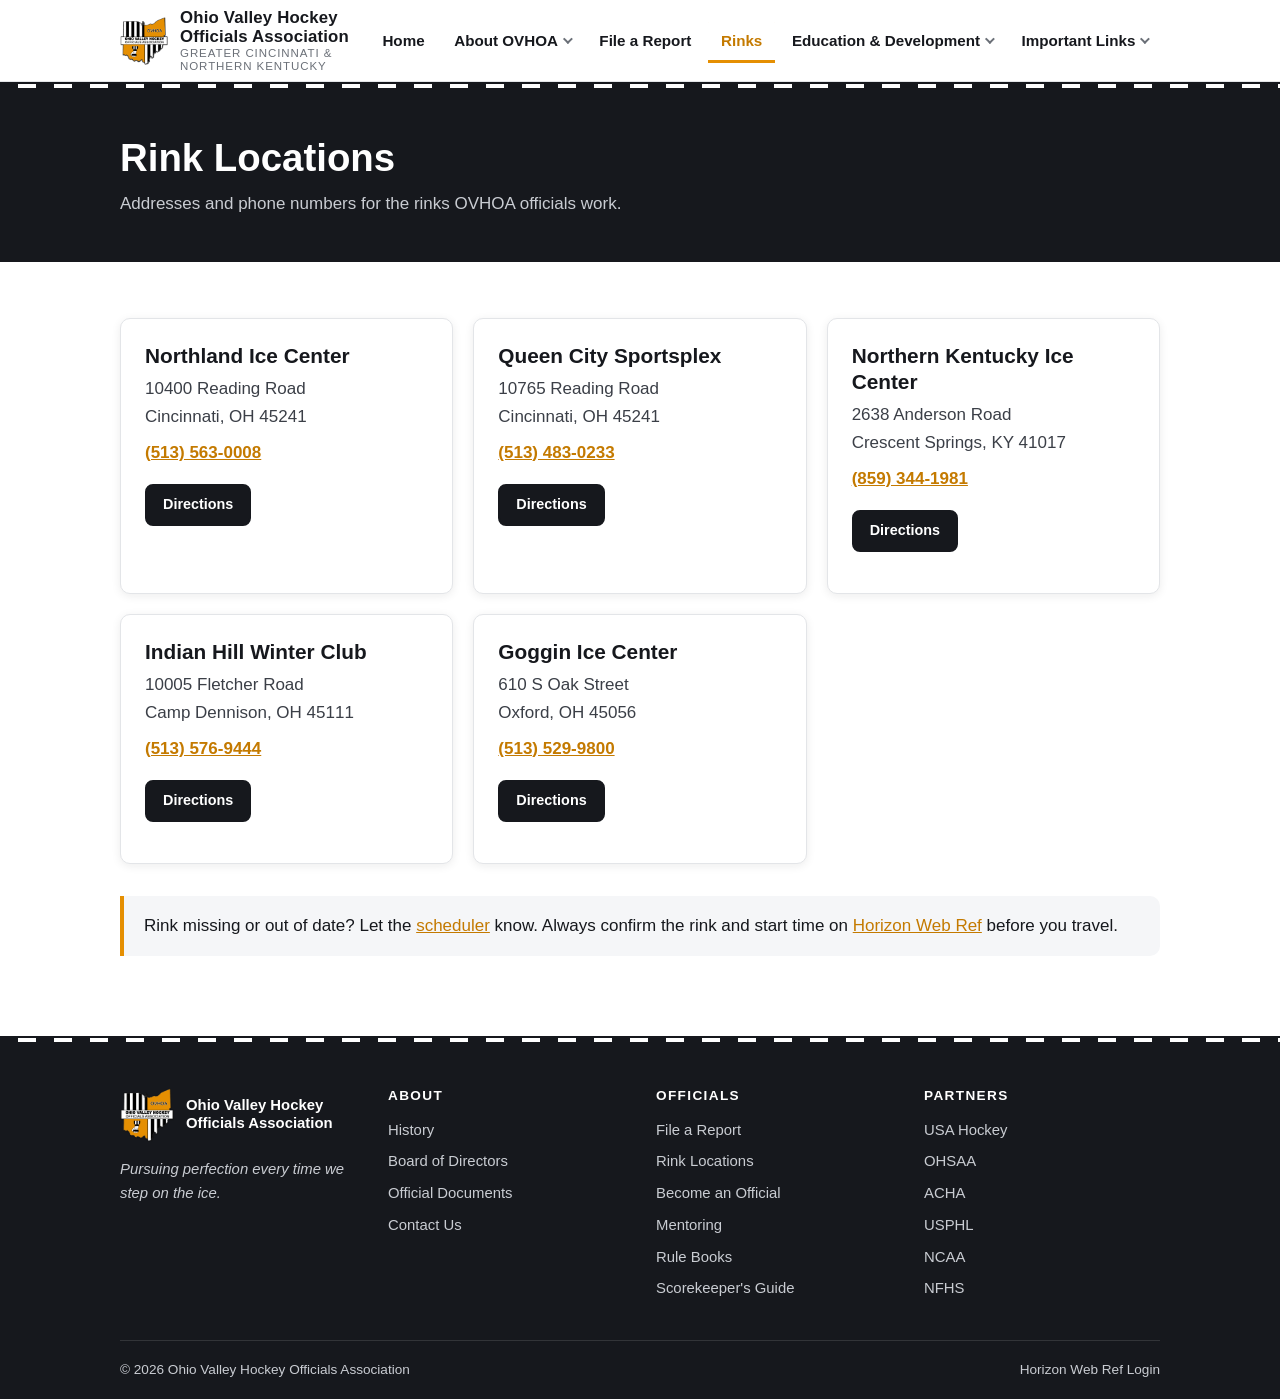
<file: rinks.html>
<!DOCTYPE html>
<html lang="en">
<head>
<meta charset="UTF-8">
<meta name="viewport" content="width=device-width, initial-scale=1">
<title>Rink Locations – OVHOA</title>
<meta name="description" content="Addresses and directions for the rinks OVHOA officials work across Greater Cincinnati and Northern Kentucky.">
<link rel="canonical" href="https://ovhoarefs.com/rinks.html">
<!-- Social preview: how the link renders when shared in a group chat,
     Facebook group or text message. -->
<meta property="og:type" content="website">
<meta property="og:site_name" content="Ohio Valley Hockey Officials Association">
<meta property="og:title" content="Rink Locations – OVHOA">
<meta property="og:description" content="Addresses and directions for the rinks OVHOA officials work across Greater Cincinnati and Northern Kentucky.">
<meta property="og:url" content="https://ovhoarefs.com/rinks.html">
<meta property="og:image" content="https://ovhoarefs.com/assets/img/hero-ref.jpg">
<meta property="og:image:width" content="1600">
<meta property="og:image:height" content="611">
<meta property="og:image:alt" content="Ice hockey official on the ice">
<meta name="twitter:card" content="summary_large_image">
<meta name="twitter:title" content="Rink Locations – OVHOA">
<meta name="twitter:description" content="Addresses and directions for the rinks OVHOA officials work across Greater Cincinnati and Northern Kentucky.">
<meta name="twitter:image" content="https://ovhoarefs.com/assets/img/hero-ref.jpg">
<link rel="icon" type="image/png" href="assets/img/ovhoa-logo-300.png">
<link rel="stylesheet" href="assets/css/style.css">
</head>
<body>
<a class="skip-link" href="#main">Skip to content</a>
<header class="site-header">
  <div class="container header-inner">
    <a class="brand" href="index.html">
      <img class="badge" src="assets/img/ovhoa-logo-300.png" alt="OVHOA logo" width="48" height="48">
      <span class="brand-text">
        <span class="brand-name">Ohio Valley Hockey Officials Association</span>
        <span class="brand-sub">Greater Cincinnati &amp; Northern Kentucky</span>
      </span>
    </a>
    <button type="button" class="nav-toggle" aria-expanded="false" aria-controls="site-nav" aria-label="Toggle navigation">
      <span class="bar"></span><span class="bar"></span><span class="bar"></span>
    </button>
    <nav id="site-nav" class="site-nav" aria-label="Primary">
      <ul><li><a href="index.html">Home</a></li><li class="has-sub"><button type="button" class="submenu-toggle" aria-expanded="false">About OVHOA <span class="caret"></span></button><ul class="sub-menu"><li><a href="history.html">History</a></li><li><a href="board-of-directors.html">Board of Directors</a></li><li><a href="official-documents.html">Official Documents</a></li><li><a href="contact-us.html">Contact Us</a></li></ul></li><li><a href="file-a-report.html">File a Report</a></li><li><a href="rinks.html" aria-current="page">Rinks</a></li><li class="has-sub"><button type="button" class="submenu-toggle" aria-expanded="false">Education & Development <span class="caret"></span></button><ul class="sub-menu"><li><a href="become-an-official.html">Become an Official</a></li><li><a href="mentoring.html">Mentoring</a></li><li><a href="rule-books.html">Rule Books</a></li><li><a href="scorekeepers-guide.html">Scorekeeper's Guide</a></li></ul></li><li class="has-sub"><button type="button" class="submenu-toggle" aria-expanded="false">Important Links <span class="caret"></span></button><ul class="sub-menu"><li><a href="https://membership.usahockey.com/" target="_blank" rel="noopener">USAH Registration</a></li><li><a href="https://horizonwebref.com/" target="_blank" rel="noopener">Horizon Web Ref Login</a></li><li><a href="https://www.usahockey.com/" target="_blank" rel="noopener">USA Hockey</a></li><li><a href="https://www.ohsaa.org/" target="_blank" rel="noopener">OHSAA</a></li><li><a href="https://www.achahockey.org/" target="_blank" rel="noopener">ACHA</a></li><li><a href="https://www.nfhs.org/" target="_blank" rel="noopener">NFHS</a></li><li><a href="https://www.ncaa.com/" target="_blank" rel="noopener">NCAA</a></li></ul></li></ul>
    </nav>
  </div>
</header>
<div class="stripe" aria-hidden="true"></div>
<main id="main">

<section class="page-banner">
  <div class="container">
    <h1>Rink Locations</h1>
    <p class="lede">Addresses and phone numbers for the rinks OVHOA officials work.</p>
  </div>
</section>
<section class="section">
  <div class="container">
    <div class="board-grid">

      <div class="card rink-card">
        <h3>Northland Ice Center</h3>
        <p class="rink-address">10400 Reading Road<br>Cincinnati, OH 45241</p>
        <p class="rink-phone"><a href="tel:+15135630008">(513) 563-0008</a></p>
        <p><a class="btn dark" href="https://www.google.com/maps/search/?api=1&amp;query=Northland+Ice+Center+10400+Reading+Road+Cincinnati+OH+45241" target="_blank" rel="noopener">Directions</a></p>
      </div>

      <div class="card rink-card">
        <h3>Queen City Sportsplex</h3>
        <p class="rink-address">10765 Reading Road<br>Cincinnati, OH 45241</p>
        <p class="rink-phone"><a href="tel:+15134830233">(513) 483-0233</a></p>
        <p><a class="btn dark" href="https://www.google.com/maps/search/?api=1&amp;query=Queen+City+Sportsplex+10765+Reading+Road+Cincinnati+OH+45241" target="_blank" rel="noopener">Directions</a></p>
      </div>

      <div class="card rink-card">
        <h3>Northern Kentucky Ice Center</h3>
        <p class="rink-address">2638 Anderson Road<br>Crescent Springs, KY 41017</p>
        <p class="rink-phone"><a href="tel:+18593441981">(859) 344-1981</a></p>
        <p><a class="btn dark" href="https://www.google.com/maps/search/?api=1&amp;query=Northern+Kentucky+Ice+Center+2638+Anderson+Road+Crescent+Springs+KY+41017" target="_blank" rel="noopener">Directions</a></p>
      </div>

      <div class="card rink-card">
        <h3>Indian Hill Winter Club</h3>
        <p class="rink-address">10005 Fletcher Road<br>Camp Dennison, OH 45111</p>
        <p class="rink-phone"><a href="tel:+15135769444">(513) 576-9444</a></p>
        <p><a class="btn dark" href="https://www.google.com/maps/search/?api=1&amp;query=Indian+Hill+Winter+Club+10005+Fletcher+Road+Camp+Dennison+OH+45111" target="_blank" rel="noopener">Directions</a></p>
      </div>

      <div class="card rink-card">
        <h3>Goggin Ice Center</h3>
        <p class="rink-address">610 S Oak Street<br>Oxford, OH 45056</p>
        <p class="rink-phone"><a href="tel:+15135299800">(513) 529-9800</a></p>
        <p><a class="btn dark" href="https://www.google.com/maps/search/?api=1&amp;query=Goggin+Ice+Center+610+S+Oak+Street+Oxford+OH+45056" target="_blank" rel="noopener">Directions</a></p>
      </div>
    </div>

    <div class="callout mt-2">
      <p style="margin:0">Rink missing or out of date? Let the <a href="board-of-directors.html#bryan-thurnauer">scheduler</a> know. Always confirm the rink and start time on <a href="https://horizonwebref.com/" target="_blank" rel="noopener">Horizon Web Ref</a> before you travel.</p>
    </div>
  </div>
</section>

</main>
<div class="stripe" aria-hidden="true"></div>
<footer class="site-footer">
  <div class="container">
    <div class="footer-main">
      <div>
        <div class="footer-brand">
          <img src="assets/img/ovhoa-logo-300.png" alt="" width="54" height="54">
          <span class="name">Ohio Valley Hockey<br>Officials Association</span>
        </div>
        <p><em>Pursuing perfection every time we step on the ice.</em></p>
      </div>
      <div>
        <h4>About</h4>
        <ul>
          <li><a href="history.html">History</a></li>
          <li><a href="board-of-directors.html">Board of Directors</a></li>
          <li><a href="official-documents.html">Official Documents</a></li>
          <li><a href="contact-us.html">Contact Us</a></li>
        </ul>
      </div>
      <div>
        <h4>Officials</h4>
        <ul>
          <li><a href="file-a-report.html">File a Report</a></li>
          <li><a href="rinks.html">Rink Locations</a></li>
          <li><a href="become-an-official.html">Become an Official</a></li>
          <li><a href="mentoring.html">Mentoring</a></li>
          <li><a href="rule-books.html">Rule Books</a></li>
          <li><a href="scorekeepers-guide.html">Scorekeeper's Guide</a></li>
        </ul>
      </div>
      <div>
        <h4>Partners</h4>
        <ul>
          <li><a href="https://www.usahockey.com/" target="_blank" rel="noopener">USA Hockey</a></li>
          <li><a href="https://www.ohsaa.org/" target="_blank" rel="noopener">OHSAA</a></li>
          <li><a href="https://www.achahockey.org/" target="_blank" rel="noopener">ACHA</a></li>
          <li><a href="https://www.usphl.com/" target="_blank" rel="noopener">USPHL</a></li>
          <li><a href="https://www.ncaa.com/" target="_blank" rel="noopener">NCAA</a></li>
          <li><a href="https://www.nfhs.org/" target="_blank" rel="noopener">NFHS</a></li>
        </ul>
      </div>
    </div>
    <div class="footer-bottom">
      <span>&copy; 2026 Ohio Valley Hockey Officials Association</span>
      <span><a href="https://horizonwebref.com/" target="_blank" rel="noopener">Horizon Web Ref Login</a></span>
    </div>
  </div>
</footer>
<script src="assets/js/nav.js"></script>
<script src="assets/js/sheets.js"></script>
</body>
</html>
</file>
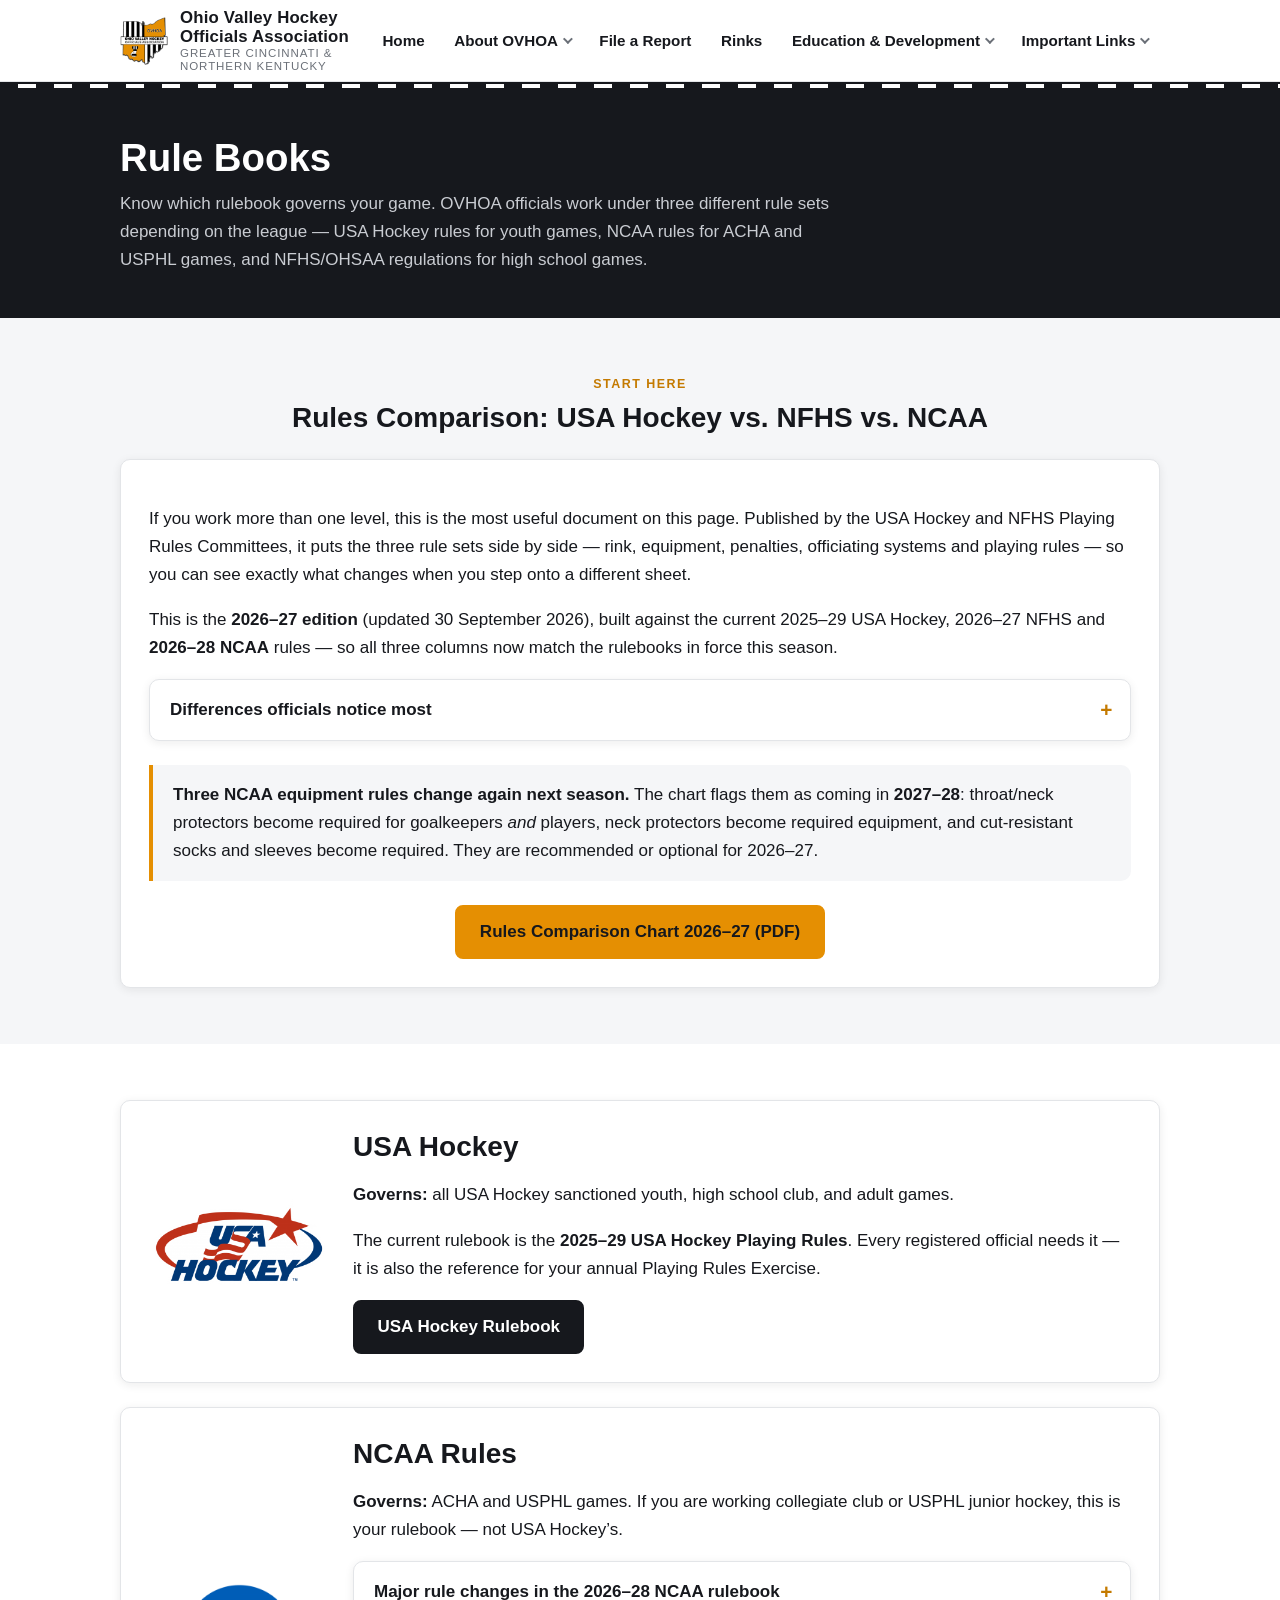
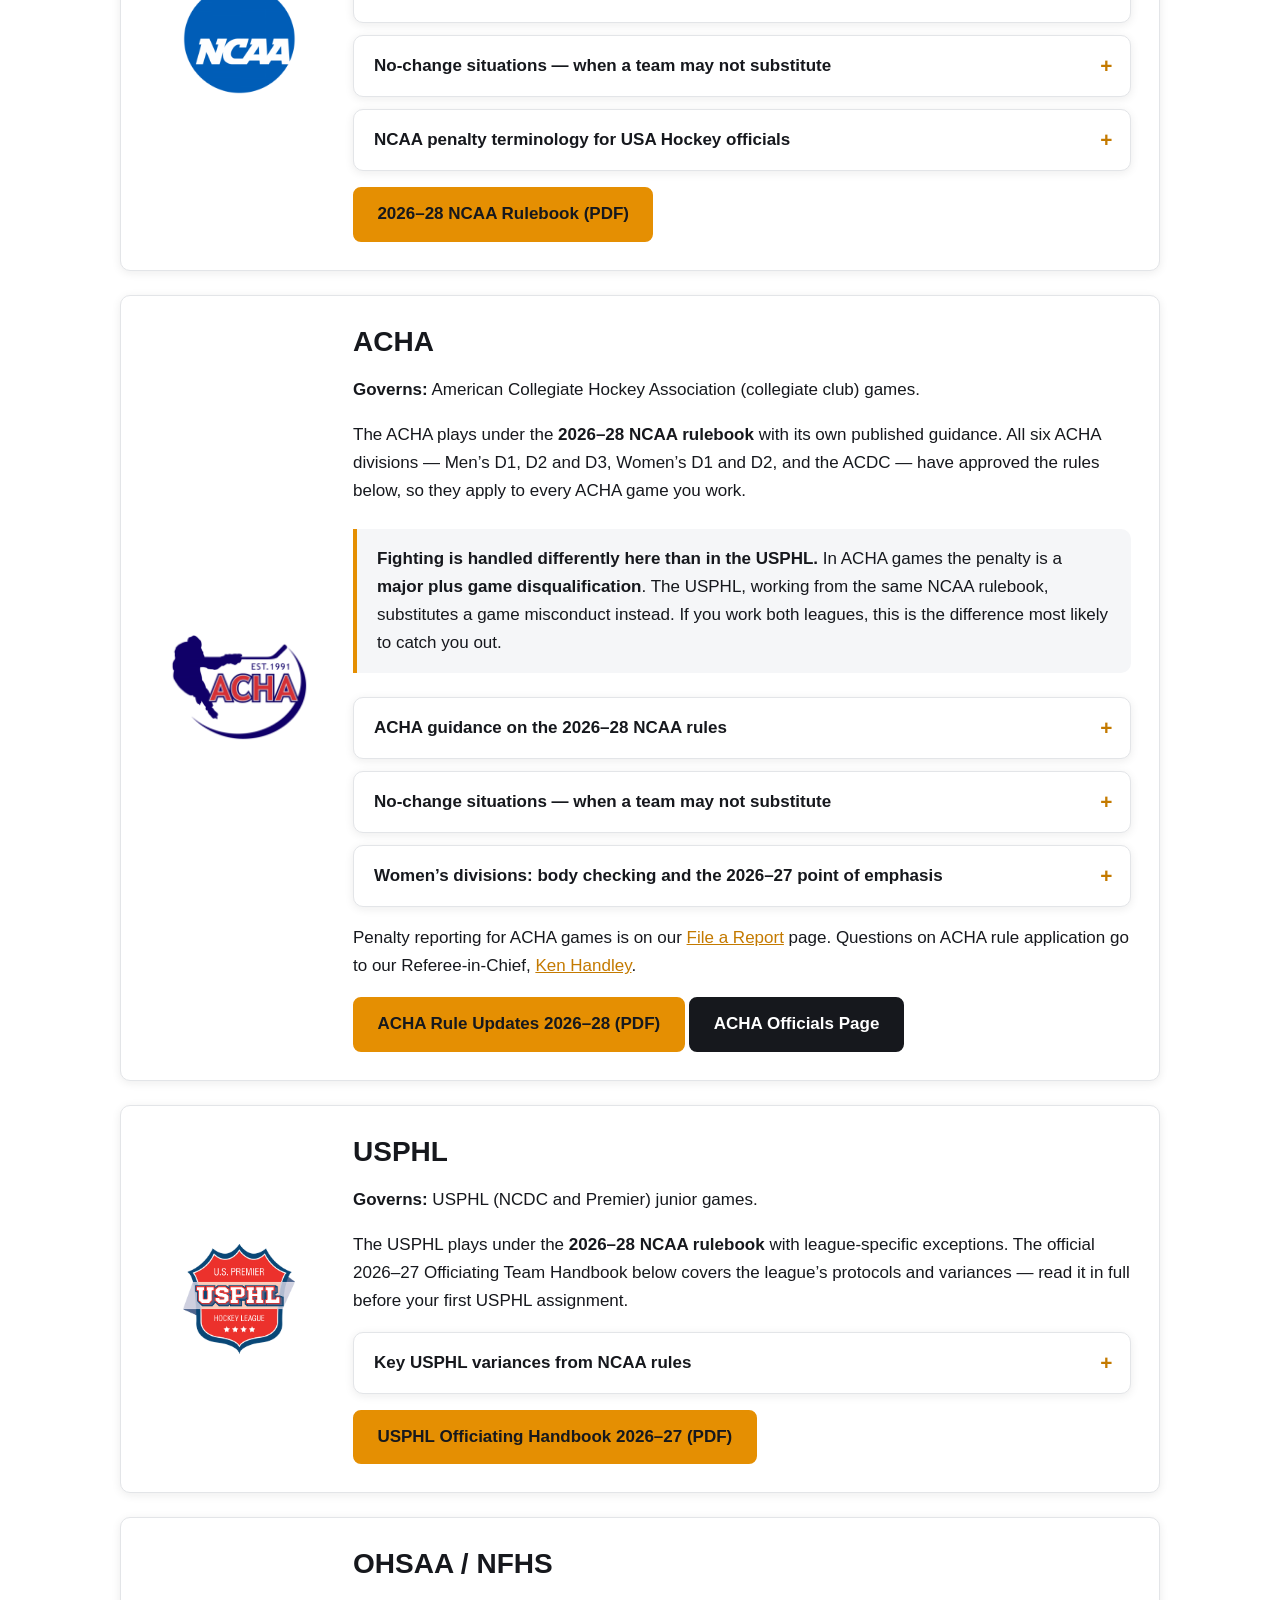
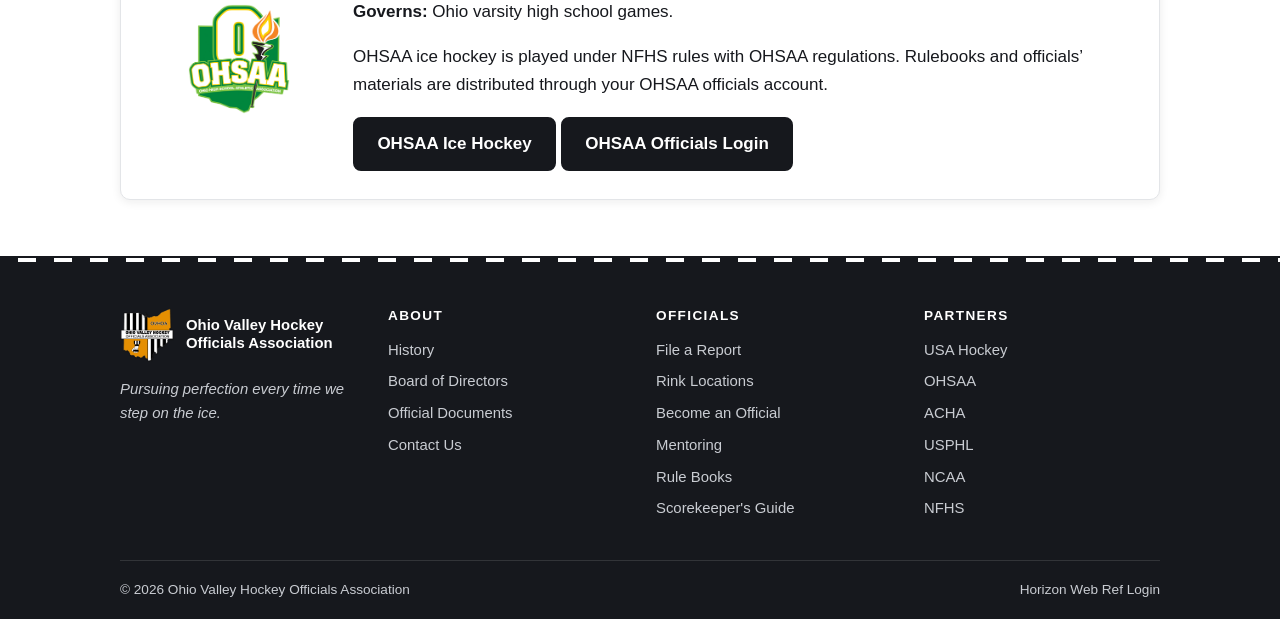
<file: rule-books.html>
<!DOCTYPE html>
<html lang="en">
<head>
<meta charset="UTF-8">
<meta name="viewport" content="width=device-width, initial-scale=1">
<title>Rule Books – OVHOA</title>
<meta name="description" content="Rule reference books for USA Hockey, ACHA, and OHSAA games.">
<link rel="canonical" href="https://ovhoarefs.com/rule-books.html">
<!-- Social preview: how the link renders when shared in a group chat,
     Facebook group or text message. -->
<meta property="og:type" content="website">
<meta property="og:site_name" content="Ohio Valley Hockey Officials Association">
<meta property="og:title" content="Rule Books – OVHOA">
<meta property="og:description" content="Rule reference books for USA Hockey, ACHA, and OHSAA games.">
<meta property="og:url" content="https://ovhoarefs.com/rule-books.html">
<meta property="og:image" content="https://ovhoarefs.com/assets/img/hero-ref.jpg">
<meta property="og:image:width" content="1600">
<meta property="og:image:height" content="611">
<meta property="og:image:alt" content="Ice hockey official on the ice">
<meta name="twitter:card" content="summary_large_image">
<meta name="twitter:title" content="Rule Books – OVHOA">
<meta name="twitter:description" content="Rule reference books for USA Hockey, ACHA, and OHSAA games.">
<meta name="twitter:image" content="https://ovhoarefs.com/assets/img/hero-ref.jpg">
<link rel="icon" type="image/png" href="assets/img/ovhoa-logo-300.png">
<link rel="stylesheet" href="assets/css/style.css">
</head>
<body>
<a class="skip-link" href="#main">Skip to content</a>
<header class="site-header">
  <div class="container header-inner">
    <a class="brand" href="index.html">
      <img class="badge" src="assets/img/ovhoa-logo-300.png" alt="OVHOA logo" width="48" height="48">
      <span class="brand-text">
        <span class="brand-name">Ohio Valley Hockey Officials Association</span>
        <span class="brand-sub">Greater Cincinnati &amp; Northern Kentucky</span>
      </span>
    </a>
    <button type="button" class="nav-toggle" aria-expanded="false" aria-controls="site-nav" aria-label="Toggle navigation">
      <span class="bar"></span><span class="bar"></span><span class="bar"></span>
    </button>
    <nav id="site-nav" class="site-nav" aria-label="Primary">
      <ul><li><a href="index.html">Home</a></li><li class="has-sub"><button type="button" class="submenu-toggle" aria-expanded="false">About OVHOA <span class="caret"></span></button><ul class="sub-menu"><li><a href="history.html">History</a></li><li><a href="board-of-directors.html">Board of Directors</a></li><li><a href="official-documents.html">Official Documents</a></li><li><a href="contact-us.html">Contact Us</a></li></ul></li><li><a href="file-a-report.html">File a Report</a></li><li><a href="rinks.html">Rinks</a></li><li class="has-sub"><button type="button" class="submenu-toggle" aria-expanded="false">Education & Development <span class="caret"></span></button><ul class="sub-menu"><li><a href="become-an-official.html">Become an Official</a></li><li><a href="mentoring.html">Mentoring</a></li><li><a href="rule-books.html" aria-current="page">Rule Books</a></li><li><a href="scorekeepers-guide.html">Scorekeeper's Guide</a></li></ul></li><li class="has-sub"><button type="button" class="submenu-toggle" aria-expanded="false">Important Links <span class="caret"></span></button><ul class="sub-menu"><li><a href="https://membership.usahockey.com/" target="_blank" rel="noopener">USAH Registration</a></li><li><a href="https://horizonwebref.com/" target="_blank" rel="noopener">Horizon Web Ref Login</a></li><li><a href="https://www.usahockey.com/" target="_blank" rel="noopener">USA Hockey</a></li><li><a href="https://www.ohsaa.org/" target="_blank" rel="noopener">OHSAA</a></li><li><a href="https://www.achahockey.org/" target="_blank" rel="noopener">ACHA</a></li><li><a href="https://www.nfhs.org/" target="_blank" rel="noopener">NFHS</a></li><li><a href="https://www.ncaa.com/" target="_blank" rel="noopener">NCAA</a></li></ul></li></ul>
    </nav>
  </div>
</header>
<div class="stripe" aria-hidden="true"></div>
<main id="main">

<section class="page-banner">
  <div class="container">
    <h1>Rule Books</h1>
    <p class="lede">Know which rulebook governs your game. OVHOA officials work under three different rule sets depending on the league &mdash; USA Hockey rules for youth games, NCAA rules for ACHA and USPHL games, and NFHS/OHSAA regulations for high school games.</p>
  </div>
</section>

<section class="section alt">
  <div class="container">
    <div class="section-title">
      <span class="kicker">Start Here</span>
      <h2>Rules Comparison: USA Hockey vs. NFHS vs. NCAA</h2>
    </div>
    <div class="card" style="padding:1.75rem">
      <p>If you work more than one level, this is the most useful document on this page. Published by the USA Hockey and NFHS Playing Rules Committees, it puts the three rule sets side by side &mdash; rink, equipment, penalties, officiating systems and playing rules &mdash; so you can see exactly what changes when you step onto a different sheet.</p>
      <p>This is the <strong>2026&ndash;27 edition</strong> (updated 30 September 2026), built against the current 2025&ndash;29 USA Hockey, 2026&ndash;27 NFHS and <strong>2026&ndash;28 NCAA</strong> rules &mdash; so all three columns now match the rulebooks in force this season.</p>

      <details class="info">
        <summary>Differences officials notice most</summary>
        <div class="info-body">
          <div class="table-wrap">
            <table class="levels">
              <thead><tr><th>Situation</th><th>USA Hockey</th><th>NFHS</th><th>NCAA</th></tr></thead>
              <tbody>
                <tr><td class="level-name">High stick definition</td><td>Above normal shoulder height</td><td>Above 4 feet</td><td>Above normal shoulder height</td></tr>
                <tr><td class="level-name">Major penalties</td><td>All majors carry a game misconduct</td><td>Stand-alone major option</td><td>Stand-alone major option</td></tr>
                <tr><td class="level-name">Goalkeeper serves own major/misconduct</td><td>No</td><td>Yes</td><td>No</td></tr>
                <tr><td class="level-name">Goalkeeper privileged area</td><td>Yes</td><td>Yes</td><td>Not used &mdash; trapezoid instead</td></tr>
                <tr><td class="level-name">Officiating systems</td><td>RR, RLL or 2R-2L (not RRL)</td><td>RR, RRL or 2R-2L</td><td>2R-2L (RRL optional, women&rsquo;s only)</td></tr>
                <tr><td class="level-name">Face-off to start periods &amp; after goals</td><td>Referee</td><td>Referee; linesperson option</td><td>Linesperson</td></tr>
                <tr><td class="level-name">Icing stoppage</td><td>Immediate when puck crosses goal line</td><td>Immediate when puck crosses goal line</td><td>Hybrid icing</td></tr>
                <tr><td class="level-name">Half-shield facemask for officials</td><td>Required</td><td>Required</td><td>Not required</td></tr>
                <tr><td class="level-name">Period length</td><td>20 minutes maximum</td><td>15 minutes (up to 17 by state)</td><td>20 minutes</td></tr>
                <tr><td class="level-name">Shorthanded team may ice the puck</td><td>Above 14U yes; 14U &amp; younger no</td><td>Allowed</td><td>Allowed</td></tr>
                <tr><td class="level-name">Mercy rule (ending a game early)</td><td>No</td><td>Permitted</td><td>No</td></tr>
                <tr><td class="level-name">Maximum players in uniform</td><td>20 total, 18 skaters</td><td>20 including goalkeepers</td><td>19 players; 2&ndash;3 goalkeepers</td></tr>
                <tr><td class="level-name">Coach&rsquo;s challenge / video review</td><td>No rule</td><td>No rule (other review by state adoption only)</td><td>Yes</td></tr>
              </tbody>
            </table>
          </div>
          <p class="mt-1"><em>A sample only &mdash; the full chart runs 12 pages. Throughout it, a Match Penalty (USA Hockey) and a Disqualification (NFHS &amp; NCAA) are treated as identical: a 5-minute penalty, immediate ejection, and additional suspension.</em></p>
        </div>
      </details>

      <div class="callout">
        <p style="margin:0"><strong>Three NCAA equipment rules change again next season.</strong> The chart flags them as coming in <strong>2027&ndash;28</strong>: throat/neck protectors become required for goalkeepers <em>and</em> players, neck protectors become required equipment, and cut-resistant socks and sleeves become required. They are recommended or optional for 2026&ndash;27.</p>
      </div>

      <p class="center" style="margin-bottom:0"><a class="btn" href="assets/docs/Rules_Comparison_USAH_NFHS_NCAA_2026-27.pdf" target="_blank" rel="noopener">Rules Comparison Chart 2026&ndash;27 (PDF)</a></p>
    </div>
  </div>
</section>

<section class="section">
  <div class="container grid" style="gap:1.5rem">

    <div class="card report-block">
      <div class="org-logo"><img src="assets/img/logo-usah.png" alt="USA Hockey" loading="lazy"></div>
      <div>
        <h2>USA Hockey</h2>
        <p><strong>Governs:</strong> all USA Hockey sanctioned youth, high school club, and adult games.</p>
        <p>The current rulebook is the <strong>2025&ndash;29 USA Hockey Playing Rules</strong>. Every registered official needs it &mdash; it is also the reference for your annual Playing Rules Exercise.</p>
        <div class="actions">
          <a class="btn dark" href="https://www.usahockey.com/rulebook" target="_blank" rel="noopener">USA Hockey Rulebook</a>
        </div>
      </div>
    </div>

    <div class="card report-block">
      <div class="org-logo"><img src="assets/img/logo-ncaa.png" alt="NCAA" loading="lazy"></div>
      <div>
        <h2>NCAA Rules</h2>
        <p><strong>Governs:</strong> ACHA and USPHL games. If you are working collegiate club or USPHL junior hockey, this is your rulebook &mdash; not USA Hockey&rsquo;s.</p>
        <details class="info">
          <summary>Major rule changes in the 2026&ndash;28 NCAA rulebook</summary>
          <div class="info-body">
            <ul>
              <li><strong>Helmets (Rule 9.4):</strong> A player who intentionally removes their helmet during play is assessed a minor penalty. A goalkeeper who intentionally removes their helmet/facemask on an opposing breakaway concedes an awarded goal.</li>
              <li><strong>Coincidental penalties (Rule 19):</strong> In the last five minutes of regulation or any time in overtime, a minor to Team A and a major to Team B at the same stoppage means the three-minute differential (one minute against a double minor) is served immediately.</li>
              <li><strong>Major penalties (Rule 20):</strong> A second major penalty in the same game is an automatic game misconduct.</li>
              <li><strong>Goalkeeper penalties (Rule 28.2):</strong> A goalkeeper is not sent to the penalty bench for an offense incurring a major and/or misconduct penalty.</li>
              <li><strong>Goalkeeper&rsquo;s privileged area (Rule 28.4):</strong> Removed.</li>
              <li><strong>Fighting (Rule 48.1):</strong> Fighting is defined as punching or attempting to punch an opponent <em>repeatedly</em>; a single punch is penalized as roughing.</li>
              <li><strong>Checking from behind (Rule 50):</strong> &ldquo;In open ice&rdquo; removed from the rule.</li>
              <li><strong>Hitting after the whistle (Rule 53.3):</strong> Eliminated as its own infraction &mdash; classified as roughing or unsportsmanlike conduct.</li>
              <li><strong>Throwing the stick (Rule 55.5):</strong> Throwing a stick outside the playing area is upgraded from a misconduct to a game misconduct.</li>
              <li><strong>Spitting (Rule 79.5):</strong> Penalized as a game disqualification.</li>
              <li><strong>Faceoffs (Rule 81):</strong> The blade of the stick must be flat on the ice.</li>
              <li><strong>Offside (Rule 86.1):</strong> A player must control the puck with their stick before their skates enter the offensive zone.</li>
              <li><strong>Hand pass (Rule 84):</strong> Hand passes initiated and completed in the defensive zone are permitted.</li>
              <li><strong>Delay of game (new rule):</strong> A dump-in from the attacking team&rsquo;s own side of center that the goalkeeper freezes results in an end-zone faceoff in the defending zone with no defensive substitutions.</li>
              <li><strong>Timeouts (Rule 92.2):</strong> Not usable when your team cannot change players due to an infraction; one timeout per stoppage; no extra regular-season overtime timeout.</li>
              <li><strong>Coach&rsquo;s challenge (Rule 93.4):</strong> A disallowed-goal minor for goalkeeper interference may be challenged; one challenge per stoppage per team.</li>
            </ul>
          </div>
        </details>
        <details class="info">
          <summary>No-change situations &mdash; when a team may not substitute</summary>
          <div class="info-body">
            <p>Rule 80.3 names four violations after which the offending team <strong>may not make any player substitution before the ensuing face-off</strong>:</p>
            <div class="table-wrap">
              <table class="levels">
                <thead><tr><th>Situation</th><th>Rule</th><th>Who is frozen</th></tr></thead>
                <tbody>
                  <tr>
                    <td class="level-name">Icing</td>
                    <td>85.4</td>
                    <td>The team that iced the puck. A team using delay tactics is warned, then given a bench minor for any further delay.</td>
                  </tr>
                  <tr>
                    <td class="level-name">Puck shot directly out of play from the defending zone</td>
                    <td>89.2</td>
                    <td>The offending team. Shooting or batting the puck <em>directly</em> (non-deflected) out of the playing surface. A deliberate violation is also penalised as delay of game.</td>
                  </tr>
                  <tr>
                    <td class="level-name">Goal displaced by the defending team</td>
                    <td>67.6 / 80.1</td>
                    <td>The offending team, when a defending skater accidentally displaces the goal.</td>
                  </tr>
                  <tr>
                    <td class="level-name">Dump-in frozen by the goalkeeper</td>
                    <td>67.6</td>
                    <td>The <em>defending</em> team, when the attacking team shoots the puck into the end zone from its own side of the centre red line and the goalkeeper freezes it.</td>
                  </tr>
                </tbody>
              </table>
            </div>

            <p class="mt-1"><strong>The exceptions, which apply to all of them:</strong> a team may still substitute to replace a goalkeeper who had been pulled for an extra attacker, to replace an injured player, or when a penalty has been assessed that affects the on-ice strength of either team.</p>

            <p><strong>Face-off location.</strong> On both of the Rule 67.6 situations, the face-off is in the defending zone and <strong>the attacking team chooses which end-zone dot</strong>.</p>

            <p><strong>Watch the fine print on puck-out-of-play (89.2).</strong> The rule does <em>not</em> apply when the puck goes into the players&rsquo; bench, or when it leaves the playing area directly off a face-off. It <em>does</em> apply when the puck goes over the glass behind the players&rsquo; bench. An injured player may still be replaced.</p>

            <p><strong>A team cannot buy its way out with a time-out</strong> &mdash; no time-out is granted to a team that is not permitted to substitute under Rule 80.3.</p>

            <details class="info">
              <summary>Line change procedure (80.3 / 80.4)</summary>
              <div class="info-body">
                <ul>
                  <li>The visiting team places its lineup first and gets up to <strong>five seconds</strong>; the referee then raises a hand to close visiting changes and start the home team&rsquo;s, which gets up to <strong>eight seconds</strong>; lowering the hand ends all changes.</li>
                  <li>The home team&rsquo;s right to change last does <strong>not</strong> apply following an icing.</li>
                  <li>Once the procedure is complete, no further substitution is allowed until the face-off has been completed legally and play has resumed &mdash; except for penalties that affect on-ice strength, including one assessed for a face-off violation.</li>
                  <li>Undue delay by either team: the referee orders them to take their positions and permits no further changes. Repeat attempts draw a bench minor.</li>
                </ul>
              </div>
            </details>

            <p class="mt-1"><em>Two things that are <strong>not</strong> no-change situations, and catch people out: a hand pass in a team&rsquo;s own defending zone no longer stops play at all (84.2), and when the defending team high-sticks the puck in its own zone the offending team <strong>is</strong> permitted to change (84.4).</em></p>
          </div>
        </details>

        <details class="info">
          <summary>NCAA penalty terminology for USA Hockey officials</summary>
          <div class="info-body">
            <p><strong>Game misconduct (Rule 22):</strong> Suspension for the balance of the game; a substitute may replace the player immediately. With a major + game misconduct, the team places a substitute in the box to serve the major.</p>
            <p><strong>Disqualification (Rule 23):</strong> The NCAA&rsquo;s equivalent of a match-type removal &mdash; the player is removed for the remainder of the game <em>plus</em> a major penalty, with progressive suspensions for repeat disqualifications (first DQ: that game plus one; second: plus two; and so on). DQs carry over season to season for players with remaining eligibility.</p>
            <p>There is no &ldquo;match penalty&rdquo; category in the NCAA book &mdash; conduct that draws a match penalty under USA Hockey rules is generally a disqualification under NCAA rules.</p>
          </div>
        </details>
        <div class="actions">
          <a class="btn" href="assets/docs/NCAA_Rulebook_2026-28.pdf" target="_blank" rel="noopener">2026&ndash;28 NCAA Rulebook (PDF)</a>
        </div>
      </div>
    </div>

    <div class="card report-block">
      <div class="org-logo"><img src="assets/img/logo-acha.png" alt="ACHA" loading="lazy"></div>
      <div>
        <h2>ACHA</h2>
        <p><strong>Governs:</strong> American Collegiate Hockey Association (collegiate club) games.</p>
        <p>The ACHA plays under the <strong>2026&ndash;28 NCAA rulebook</strong> with its own published guidance. All six ACHA divisions &mdash; Men&rsquo;s D1, D2 and D3, Women&rsquo;s D1 and D2, and the ACDC &mdash; have approved the rules below, so they apply to every ACHA game you work.</p>

        <div class="callout">
          <p style="margin:0"><strong>Fighting is handled differently here than in the USPHL.</strong> In ACHA games the penalty is a <strong>major plus game disqualification</strong>. The USPHL, working from the same NCAA rulebook, substitutes a game misconduct instead. If you work both leagues, this is the difference most likely to catch you out.</p>
        </div>

        <details class="info">
          <summary>ACHA guidance on the 2026&ndash;28 NCAA rules</summary>
          <div class="info-body">
            <ul>
              <li><strong>Starting lineup (7.2):</strong> if the team scoring on the first shift challenges the opponent&rsquo;s lineup and it was wrong, the goal nullifies the bench minor and no further penalties are assessed.</li>
              <li><strong>Helmets (9.4):</strong> intentionally removing a helmet during play is a minor. A goalkeeper who removes their helmet or facemask on an opposing breakaway concedes an awarded goal. See also 67.1.</li>
              <li><strong>Coincidental penalties (19):</strong> in the last five minutes of regulation or any time in overtime, a minor (or double minor) to one team and a major (or match) to the other at the same stoppage means the three-minute (or one-minute) differential is <em>served immediately as a major</em>. The team receiving the major must place the replacement in the box before the penalty expires &mdash; immediately in the case of a major plus game misconduct or disqualification. Applies regardless of on-ice strength; examples are in Appendix G, page 138.</li>
              <li><strong>Major penalties (20):</strong> a second major in the same game is an automatic game misconduct.</li>
              <li><strong>Goalkeeper penalties (28.2):</strong> a goalkeeper is not sent to the box for a major or misconduct &mdash; it is served immediately by a teammate who was on the ice, designated by the coach through the captain, and that substitute may not be changed. If the goalkeeper&rsquo;s major plus game misconduct is coincidental with a major or game misconduct to the other team, nobody serves it, since the goalkeeper has been ejected.</li>
              <li><strong>Fighting (48.1):</strong> defined as one player punching or attempting to punch an opponent <em>repeatedly</em>, or two players wrestling such that linespersons cannot separate them. A single punch is roughing. <strong>Penalty &mdash; major plus game disqualification.</strong></li>
              <li><strong>Sucker punch (53.3) &mdash; women&rsquo;s game only:</strong> a major to a player who punches an unsuspecting or unwilling opponent in a way that could cause injury.</li>
              <li><strong>Head-butting (49):</strong> a minor may be called for an attempted or non-forcible head-butt; reserve major and game misconduct for a forcible or egregious one.</li>
              <li><strong>Checking from behind (50):</strong> &ldquo;in open ice&rdquo; removed from the rule.</li>
              <li><strong>Hitting after the whistle (53.3):</strong> eliminated as its own infraction &mdash; call it roughing or unsportsmanlike conduct.</li>
              <li><strong>Throwing the stick (55.5):</strong> outside the playing area is now a game misconduct rather than a misconduct.</li>
              <li><strong>Goalkeeper leaving stick (55):</strong> if a goalkeeper leaving the ice leaves a stick or equipment, or piles snow, and it stops an imminent goal, a goal is awarded.</li>
              <li><strong>Interference (59.1):</strong> any defending-team member, including a coach or non-playing person, who throws or shoots a stick or object at the puck or puck carrier in their defending zone concedes a penalty shot.</li>
              <li><strong>Obstruction/Interference (60):</strong> removed from the 2026&ndash;28 rulebook.</li>
              <li><strong>Awarded goal (67.5):</strong> on a breakaway, a player or goalkeeper may not deliberately displace the goal post or remove their helmet/facemask.</li>
              <li><strong>No line change (67.6):</strong> on a dump-in from the attacking team&rsquo;s own side of the centre red line that the goalkeeper freezes, the face-off is in the goalkeeper&rsquo;s defending zone with no defensive substitutions &mdash; and <strong>the attacking team chooses which end-zone dot</strong>.</li>
              <li><strong>Offensive language (79.3):</strong> renamed from &ldquo;ethnic/racial slurs&rdquo;. Covers profane, threatening, vulgar or derogatory remarks relating to race, ethnicity, national origin, religion, gender, gender expression, gender identity, sexual orientation or disability. Penalty &mdash; game disqualification, except medical personnel, who are subject to supplementary discipline.</li>
              <li><strong>Spitting (79.5):</strong> on an official, player or non-playing person &mdash; major and game disqualification.</li>
              <li><strong>Face-offs (81):</strong> the full blade must be flat on the ice inside the designated white area. At the eight face-off spots the <em>defending</em> player places their stick first; at centre ice the <em>visiting</em> player goes first.</li>
              <li><strong>Hand pass (84):</strong> play is not stopped for a hand pass by players in their own defending zone. The puck&rsquo;s location when contacted by either player determines the zone.</li>
              <li><strong>High stick (84.4):</strong> on a high-sticking-the-puck violation by the defending team in its own zone, the offending team may change players.</li>
              <li><strong>Face-off location after a hand pass or high stick (84.3/84.4):</strong> the nearest dot to the infraction with the least territorial advantage gained.</li>
              <li><strong>Offside (86.1):</strong> a player must control the puck with their stick before their skates enter the offensive zone. A player controlling the puck who crosses the line ahead of it is not offside provided they had possession and control with the stick before both skates fully crossed the leading edge of the blue line.</li>
              <li><strong>Time-outs (92.1):</strong> one 60-second time-out per team in regular-season games. Only one time-out &mdash; team or commercial &mdash; per stoppage, and a commercial time-out counts as an official time-out charged to neither team. No back-to-back time-outs, none after a face-off violation, none once penalty-shot instructions have been given, and none during a shootout. <em>New:</em> none granted to the defending team when it may not substitute under Rule 80.3.</li>
              <li><strong>Overtime time-outs (92.2):</strong> <em>new</em> &mdash; no additional time-outs in regular-season overtime when the game is tied after 60 minutes.</li>
              <li><strong>Shootout eligibility (91.2):</strong> every player may shoot unless serving a 10-minute misconduct or assessed a game misconduct or disqualification. When a goalkeeper takes a misconduct, the designated server becomes ineligible; if that happens during the shootout, the designated server must be a player who has not yet shot, and they become ineligible.</li>
            </ul>
            <p><em>Overtime and shootout formats vary by division &mdash; check the ACHA manual or the overtime/shootout guidelines on the <a href="https://www.achahockey.org/officials" target="_blank" rel="noopener">ACHA officials page</a>.</em></p>
          </div>
        </details>

        <details class="info">
          <summary>No-change situations &mdash; when a team may not substitute</summary>
          <div class="info-body">
            <p>ACHA games follow the NCAA rule, so the same four violations freeze the offending team&rsquo;s bench until the ensuing face-off:</p>
            <ul>
              <li><strong>Icing (85.4)</strong> &mdash; the team that iced it.</li>
              <li><strong>Puck shot or batted directly out of play from the defending zone (89.2)</strong> &mdash; non-deflected only. A deliberate one is also delay of game. Does not apply if the puck goes into the players&rsquo; bench or leaves directly off a face-off; it <em>does</em> apply over the glass behind the bench.</li>
              <li><strong>Goal displaced by a defending skater (67.6 / 80.1)</strong> &mdash; the offending team.</li>
              <li><strong>Dump-in frozen by the goalkeeper (67.6)</strong> &mdash; the <em>defending</em> team, when the attacking team shoots it in from its own side of the centre red line.</li>
            </ul>
            <p><strong>Always allowed anyway:</strong> replacing a goalkeeper who had been pulled for an extra attacker, replacing an injured player, or a substitution made necessary by a penalty that affects on-ice strength.</p>
            <p>On both Rule 67.6 situations the face-off is in the defending zone and <strong>the attacking team picks which end-zone dot</strong>. And under the 2026&ndash;28 time-out rule, <strong>no time-out is granted to a team that is not permitted to substitute</strong> under Rule 80.3 &mdash; a bench cannot buy itself a change.</p>
            <p class="mt-1"><em>Not no-change situations: a hand pass inside a team&rsquo;s own defending zone no longer stops play (84.2), and on a defending-team high stick in its own zone the offending team <strong>may</strong> change (84.4).</em></p>
            <p>Full detail, including the line change procedure and its timings, is in the <strong>NCAA Rules</strong> card above.</p>
          </div>
        </details>

        <details class="info">
          <summary>Women&rsquo;s divisions: body checking and the 2026&ndash;27 point of emphasis</summary>
          <div class="info-body">
            <p><strong>Rule 94.1 &mdash; body checking</strong> is not permitted anywhere on the ice. It occurs when a player delivers a distinct and definable moment of impact using overt hip, shoulder, arm or torso action to separate the puck carrier from the puck. Penalty &mdash; a minor, a major and game misconduct, or a major and disqualification, at the referee&rsquo;s discretion.</p>
            <p>The NCAA&rsquo;s 2026&ndash;27 point of emphasis modernises how Rule 94 is applied, rewarding superior angling and positioning rather than penalising all contact. <strong>Legal body contact</strong> requires the initiating player to keep a skating lane consistent with the puck&rsquo;s location, deliver shoulder-to-shoulder contact from even with or ahead of the opponent, avoid contact from behind where the opponent cannot expect it, keep the stick on the ice or ready to play the puck, and avoid both an overt extension to deliver force and any explosive upward or outward motion.</p>
            <p>Four scenarios are classified as <strong>legal</strong> contact:</p>
            <ul>
              <li><strong>Parallel possession pursuit</strong> &mdash; skating the same direction, a defender even with or ahead of the carrier leans them off the puck shoulder-to-shoulder. Legal with no extension or opposite-direction motion. Contact from <em>behind</em> the carrier is a body check, as the carrier is defenceless.</li>
              <li><strong>The end-wall pursuit</strong> &mdash; guiding an opponent into the boards with a hand on the hip, stick on the ice, releasing once momentum is neutralised. This is &ldquo;steering&rdquo;, not boarding or checking, provided there is no excessive shove.</li>
              <li><strong>The forward angle and the cut-back</strong> &mdash; a defender who has established a legal angling route is entitled to their skating lane and need not vacate it if the carrier cuts back into it.</li>
              <li><strong>The 50/50 puck battle</strong> &mdash; contact that is a byproduct of winning the lane, without an opposite-direction hit with extension, is not a penalty.</li>
            </ul>
            <p><strong>Guidance to officials:</strong> judge the action, not the outcome. The deciding factor between a minor for body checking and legal body contact is the delivery &mdash; a player may position their body to impede, but may not propel their body to impact. Contact without puck possession falls under Rule 59, interference.</p>
          </div>
        </details>

        <p>Penalty reporting for ACHA games is on our <a href="file-a-report.html">File a Report</a> page. Questions on ACHA rule application go to our Referee-in-Chief, <a data-contact-link="ric" href="mailto:ovhoaric@gmail.com">Ken Handley</a>.</p>
        <div class="actions">
          <a class="btn" href="assets/docs/ACHA_NCAA_Rule_Updates_2026-28.pdf" target="_blank" rel="noopener">ACHA Rule Updates 2026&ndash;28 (PDF)</a>
          <a class="btn dark" href="https://www.achahockey.org/officials" target="_blank" rel="noopener">ACHA Officials Page</a>
        </div>
      </div>
    </div>

    <div class="card report-block">
      <div class="org-logo"><img src="assets/img/logo-usphl.png" alt="USPHL - United States Premier Hockey League" loading="lazy"></div>
      <div>
        <h2>USPHL</h2>
        <p><strong>Governs:</strong> USPHL (NCDC and Premier) junior games.</p>
        <p>The USPHL plays under the <strong>2026&ndash;28 NCAA rulebook</strong> with league-specific exceptions. The official 2026&ndash;27 Officiating Team Handbook below covers the league&rsquo;s protocols and variances &mdash; read it in full before your first USPHL assignment.</p>
        <details class="info">
          <summary>Key USPHL variances from NCAA rules</summary>
          <div class="info-body">
            <ul>
              <li><strong>Fighting:</strong> In lieu of a game disqualification, a player receives a game misconduct. Any <em>secondary</em> fight is a major + disqualification. Non-participating players must clear to their benches (Rule 48.2) &mdash; strictly enforced.</li>
              <li><strong>Helmet removal in an altercation:</strong> Treated as grasping the facemask (Rule 47.1) and penalized as a disqualification &mdash; no game-misconduct option.</li>
              <li><strong>Coincidental minors:</strong> On-ice strength stays 5-on-5 in all divisions.</li>
              <li><strong>High-sticking a player with a half shield:</strong> Escalating options based on severity &mdash; minor (no injury), double minor (accidental), major + game misconduct, or major + disqualification.</li>
              <li><strong>Overtime:</strong> Games cannot end in a tie &mdash; 5-minute 3-on-3 overtime, then a 3-man shootout, then sudden-death shootout with new shooters until the roster is exhausted.</li>
              <li><strong>Mercy rule (Premier):</strong> After the first period, an 8+ goal differential runs the clock (except power plays). Any major during mercy-rule time is an automatic disqualification.</li>
              <li><strong>Video review (NCDC only):</strong> One coach&rsquo;s challenge per game, contested goals only; officials may not initiate a review.</li>
            </ul>
          </div>
        </details>
        <div class="actions">
          <a class="btn" href="assets/docs/USPHL_Officiating_Handbook_2026-27.pdf" target="_blank" rel="noopener">USPHL Officiating Handbook 2026&ndash;27 (PDF)</a>
        </div>
      </div>
    </div>

    <div class="card report-block">
      <div class="org-logo"><img src="assets/img/logo-ohsaa.png" alt="OHSAA" loading="lazy"></div>
      <div>
        <h2>OHSAA / NFHS</h2>
        <p><strong>Governs:</strong> Ohio varsity high school games.</p>
        <p>OHSAA ice hockey is played under NFHS rules with OHSAA regulations. Rulebooks and officials&rsquo; materials are distributed through your OHSAA officials account.</p>
        <div class="actions">
          <a class="btn dark" href="https://www.ohsaa.org/sports/ihk" target="_blank" rel="noopener">OHSAA Ice Hockey</a>
          <a class="btn dark" href="http://officials.myohsaa.org/Logon" target="_blank" rel="noopener">OHSAA Officials Login</a>
        </div>
      </div>
    </div>

  </div>
</section>

</main>
<div class="stripe" aria-hidden="true"></div>
<footer class="site-footer">
  <div class="container">
    <div class="footer-main">
      <div>
        <div class="footer-brand">
          <img src="assets/img/ovhoa-logo-300.png" alt="" width="54" height="54">
          <span class="name">Ohio Valley Hockey<br>Officials Association</span>
        </div>
        <p><em>Pursuing perfection every time we step on the ice.</em></p>
      </div>
      <div>
        <h4>About</h4>
        <ul>
          <li><a href="history.html">History</a></li>
          <li><a href="board-of-directors.html">Board of Directors</a></li>
          <li><a href="official-documents.html">Official Documents</a></li>
          <li><a href="contact-us.html">Contact Us</a></li>
        </ul>
      </div>
      <div>
        <h4>Officials</h4>
        <ul>
          <li><a href="file-a-report.html">File a Report</a></li>
          <li><a href="rinks.html">Rink Locations</a></li>
          <li><a href="become-an-official.html">Become an Official</a></li>
          <li><a href="mentoring.html">Mentoring</a></li>
          <li><a href="rule-books.html">Rule Books</a></li>
          <li><a href="scorekeepers-guide.html">Scorekeeper's Guide</a></li>
        </ul>
      </div>
      <div>
        <h4>Partners</h4>
        <ul>
          <li><a href="https://www.usahockey.com/" target="_blank" rel="noopener">USA Hockey</a></li>
          <li><a href="https://www.ohsaa.org/" target="_blank" rel="noopener">OHSAA</a></li>
          <li><a href="https://www.achahockey.org/" target="_blank" rel="noopener">ACHA</a></li>
          <li><a href="https://www.usphl.com/" target="_blank" rel="noopener">USPHL</a></li>
          <li><a href="https://www.ncaa.com/" target="_blank" rel="noopener">NCAA</a></li>
          <li><a href="https://www.nfhs.org/" target="_blank" rel="noopener">NFHS</a></li>
        </ul>
      </div>
    </div>
    <div class="footer-bottom">
      <span>&copy; 2026 Ohio Valley Hockey Officials Association</span>
      <span><a href="https://horizonwebref.com/" target="_blank" rel="noopener">Horizon Web Ref Login</a></span>
    </div>
  </div>
</footer>
<script src="assets/js/nav.js"></script>
<script src="assets/js/sheets.js"></script>
</body>
</html>
</file>
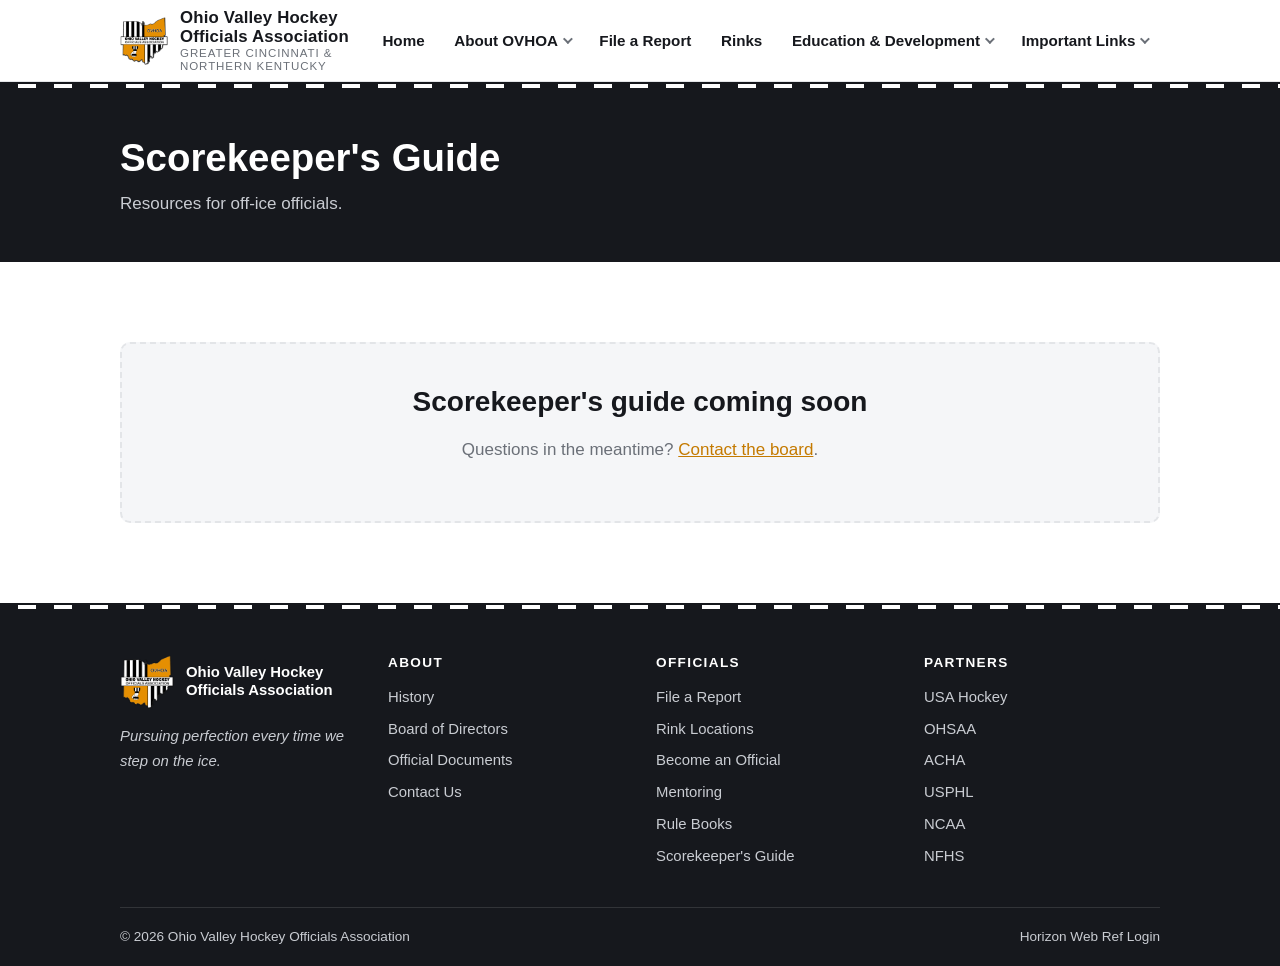
<file: scorekeepers-guide.html>
<!DOCTYPE html>
<html lang="en">
<head>
<meta charset="UTF-8">
<meta name="viewport" content="width=device-width, initial-scale=1">
<title>Scorekeeper's Guide – OVHOA</title>
<meta name="description" content="Scorekeeping resources for OVHOA off-ice officials.">
<link rel="icon" type="image/png" href="assets/img/ovhoa-logo-300.png">
<link rel="stylesheet" href="assets/css/style.css">
</head>
<body>
<a class="skip-link" href="#main">Skip to content</a>
<header class="site-header">
  <div class="container header-inner">
    <a class="brand" href="index.html">
      <img class="badge" src="assets/img/ovhoa-logo-300.png" alt="OVHOA logo" width="48" height="48">
      <span class="brand-text">
        <span class="brand-name">Ohio Valley Hockey Officials Association</span>
        <span class="brand-sub">Greater Cincinnati &amp; Northern Kentucky</span>
      </span>
    </a>
    <button type="button" class="nav-toggle" aria-expanded="false" aria-controls="site-nav" aria-label="Toggle navigation">
      <span class="bar"></span><span class="bar"></span><span class="bar"></span>
    </button>
    <nav id="site-nav" class="site-nav" aria-label="Primary">
      <ul><li><a href="index.html">Home</a></li><li class="has-sub"><button type="button" class="submenu-toggle" aria-expanded="false">About OVHOA <span class="caret"></span></button><ul class="sub-menu"><li><a href="history.html">History</a></li><li><a href="board-of-directors.html">Board of Directors</a></li><li><a href="official-documents.html">Official Documents</a></li><li><a href="contact-us.html">Contact Us</a></li></ul></li><li><a href="file-a-report.html">File a Report</a></li><li><a href="rinks.html">Rinks</a></li><li class="has-sub"><button type="button" class="submenu-toggle" aria-expanded="false">Education & Development <span class="caret"></span></button><ul class="sub-menu"><li><a href="become-an-official.html">Become an Official</a></li><li><a href="mentoring.html">Mentoring</a></li><li><a href="rule-books.html">Rule Books</a></li><li><a href="scorekeepers-guide.html" aria-current="page">Scorekeeper's Guide</a></li></ul></li><li class="has-sub"><button type="button" class="submenu-toggle" aria-expanded="false">Important Links <span class="caret"></span></button><ul class="sub-menu"><li><a href="https://membership.usahockey.com/" target="_blank" rel="noopener">USAH Registration</a></li><li><a href="https://horizonwebref.com/" target="_blank" rel="noopener">Horizon Web Ref Login</a></li><li><a href="https://www.usahockey.com/" target="_blank" rel="noopener">USA Hockey</a></li><li><a href="https://www.ohsaa.org/" target="_blank" rel="noopener">OHSAA</a></li><li><a href="https://www.achahockey.org/" target="_blank" rel="noopener">ACHA</a></li><li><a href="https://www.nfhs.org/" target="_blank" rel="noopener">NFHS</a></li><li><a href="https://www.ncaa.com/" target="_blank" rel="noopener">NCAA</a></li></ul></li></ul>
    </nav>
  </div>
</header>
<div class="stripe" aria-hidden="true"></div>
<main id="main">

<section class="page-banner">
  <div class="container">
    <h1>Scorekeeper's Guide</h1>
    <p class="lede">Resources for off-ice officials.</p>
  </div>
</section>
<section class="section">
  <div class="container">
    <div class="callout coming-soon">
      <h2>Scorekeeper's guide coming soon</h2>
      <p>Questions in the meantime? <a href="contact-us.html">Contact the board</a>.</p>
    </div>
  </div>
</section>

</main>
<div class="stripe" aria-hidden="true"></div>
<footer class="site-footer">
  <div class="container">
    <div class="footer-main">
      <div>
        <div class="footer-brand">
          <img src="assets/img/ovhoa-logo-300.png" alt="" width="54" height="54">
          <span class="name">Ohio Valley Hockey<br>Officials Association</span>
        </div>
        <p><em>Pursuing perfection every time we step on the ice.</em></p>
      </div>
      <div>
        <h4>About</h4>
        <ul>
          <li><a href="history.html">History</a></li>
          <li><a href="board-of-directors.html">Board of Directors</a></li>
          <li><a href="official-documents.html">Official Documents</a></li>
          <li><a href="contact-us.html">Contact Us</a></li>
        </ul>
      </div>
      <div>
        <h4>Officials</h4>
        <ul>
          <li><a href="file-a-report.html">File a Report</a></li>
          <li><a href="rinks.html">Rink Locations</a></li>
          <li><a href="become-an-official.html">Become an Official</a></li>
          <li><a href="mentoring.html">Mentoring</a></li>
          <li><a href="rule-books.html">Rule Books</a></li>
          <li><a href="scorekeepers-guide.html">Scorekeeper's Guide</a></li>
        </ul>
      </div>
      <div>
        <h4>Partners</h4>
        <ul>
          <li><a href="https://www.usahockey.com/" target="_blank" rel="noopener">USA Hockey</a></li>
          <li><a href="https://www.ohsaa.org/" target="_blank" rel="noopener">OHSAA</a></li>
          <li><a href="https://www.achahockey.org/" target="_blank" rel="noopener">ACHA</a></li>
          <li><a href="https://www.usphl.com/" target="_blank" rel="noopener">USPHL</a></li>
          <li><a href="https://www.ncaa.com/" target="_blank" rel="noopener">NCAA</a></li>
          <li><a href="https://www.nfhs.org/" target="_blank" rel="noopener">NFHS</a></li>
        </ul>
      </div>
    </div>
    <div class="footer-bottom">
      <span>&copy; 2026 Ohio Valley Hockey Officials Association</span>
      <span><a href="https://horizonwebref.com/" target="_blank" rel="noopener">Horizon Web Ref Login</a></span>
    </div>
  </div>
</footer>
<script src="assets/js/nav.js"></script>
<script src="assets/js/sheets.js"></script>
</body>
</html>
</file>
<file: assets/css/style.css>
/* ==========================================================================
   OVHOA — Ohio Valley Hockey Officials Association
   One shared stylesheet for every page.
   Brand: referee black/white + Ohio orange (#e58f02)
   ========================================================================== */

:root {
  --orange: #e58f02;
  --orange-dark: #c47a00;
  --ink: #16181d;
  --ink-soft: #3b3f47;
  --gray: #6b7078;
  --line: #e3e5e8;
  --bg: #ffffff;
  --bg-alt: #f5f6f8;
  --radius: 10px;
  --shadow: 0 2px 10px rgba(22, 24, 29, 0.08);
  --container: 1080px;
  --font: -apple-system, BlinkMacSystemFont, "Segoe UI", Roboto, Helvetica,
    Arial, sans-serif;
}

* { box-sizing: border-box; }

html { scroll-behavior: smooth; }

body {
  margin: 0;
  font-family: var(--font);
  font-size: 1.0625rem;
  line-height: 1.65;
  color: var(--ink);
  background: var(--bg);
  -webkit-text-size-adjust: 100%;
}

img { max-width: 100%; height: auto; display: block; }

a { color: var(--orange-dark); }
a:hover { color: var(--orange); }

h1, h2, h3, h4 {
  line-height: 1.25;
  color: var(--ink);
  font-weight: 800;
  margin: 0 0 0.6em;
}
h1 { font-size: clamp(1.7rem, 4vw, 2.4rem); }
h2 { font-size: clamp(1.35rem, 3vw, 1.75rem); }
h3 { font-size: clamp(1.1rem, 2.5vw, 1.3rem); }

.container {
  max-width: var(--container);
  margin: 0 auto;
  padding: 0 1.25rem;
}

/* --------------------------------------------------------------------------
   Referee stripe accent (used under header and above footer)
   -------------------------------------------------------------------------- */
.stripe {
  height: 8px;
  background: repeating-linear-gradient(
    90deg,
    var(--ink) 0 18px,
    #fff 18px 36px
  );
  border-top: 2px solid var(--ink);
  border-bottom: 2px solid var(--ink);
}

/* --------------------------------------------------------------------------
   Header / navigation
   -------------------------------------------------------------------------- */
.site-header {
  position: sticky;
  top: 0;
  z-index: 100;
  background: var(--bg);
  border-bottom: 1px solid var(--line);
  box-shadow: 0 1px 6px rgba(22, 24, 29, 0.06);
}

.header-inner {
  display: flex;
  align-items: center;
  justify-content: space-between;
  gap: 1rem;
  min-height: 72px;
}

.brand {
  display: flex;
  align-items: center;
  gap: 0.75rem;
  text-decoration: none;
  color: var(--ink);
  padding: 0.5rem 0;
}
.brand img.badge { width: 48px; height: 48px; flex: none; }
.brand .brand-text { line-height: 1.15; }
.brand .brand-name {
  display: block;
  font-weight: 800;
  font-size: 1.05rem;
  letter-spacing: 0.01em;
}
.brand .brand-sub {
  display: block;
  font-size: 0.72rem;
  color: var(--gray);
  text-transform: uppercase;
  letter-spacing: 0.08em;
}

.nav-toggle {
  display: none;
  background: none;
  border: 2px solid var(--ink);
  border-radius: 8px;
  padding: 0.45rem 0.6rem;
  cursor: pointer;
}
.nav-toggle .bar {
  display: block;
  width: 22px;
  height: 3px;
  background: var(--ink);
  border-radius: 2px;
  margin: 4px 0;
  transition: transform 0.2s, opacity 0.2s;
}
.nav-toggle[aria-expanded="true"] .bar:nth-child(1) { transform: translateY(7px) rotate(45deg); }
.nav-toggle[aria-expanded="true"] .bar:nth-child(2) { opacity: 0; }
.nav-toggle[aria-expanded="true"] .bar:nth-child(3) { transform: translateY(-7px) rotate(-45deg); }

.site-nav ul {
  list-style: none;
  margin: 0;
  padding: 0;
  display: flex;
  align-items: center;
  gap: 0.25rem;
}
.site-nav li { position: relative; }
.site-nav a,
.site-nav .submenu-toggle {
  display: flex;
  align-items: center;
  gap: 0.3rem;
  font: inherit;
  font-weight: 600;
  font-size: 0.95rem;
  color: var(--ink);
  text-decoration: none;
  background: none;
  border: 0;
  padding: 0.6rem 0.8rem;
  border-radius: 8px;
  cursor: pointer;
  white-space: nowrap;
}
.site-nav a:hover,
.site-nav .submenu-toggle:hover,
.site-nav a:focus-visible,
.site-nav .submenu-toggle:focus-visible {
  background: var(--bg-alt);
  color: var(--ink);
}
.site-nav a[aria-current="page"] {
  color: var(--orange-dark);
  box-shadow: inset 0 -3px 0 var(--orange);
  border-radius: 8px 8px 0 0;
}

.site-nav .caret {
  border: solid var(--gray);
  border-width: 0 2px 2px 0;
  padding: 2.5px;
  transform: rotate(45deg) translateY(-2px);
  transition: transform 0.15s;
}
.site-nav li.open > .submenu-toggle .caret { transform: rotate(-135deg) translateY(-2px); }

.site-nav .sub-menu {
  display: none;
  position: absolute;
  top: 100%;
  left: 0;
  min-width: 220px;
  flex-direction: column;
  align-items: stretch;
  gap: 0;
  background: var(--bg);
  border: 1px solid var(--line);
  border-radius: var(--radius);
  box-shadow: var(--shadow);
  padding: 0.4rem;
  z-index: 50;
}
.site-nav li.open > .sub-menu { display: flex; }
.site-nav .sub-menu a {
  padding: 0.55rem 0.75rem;
  font-weight: 500;
  white-space: normal;
}
.site-nav .sub-menu .menu-note {
  font-size: 0.7rem;
  font-weight: 700;
  text-transform: uppercase;
  letter-spacing: 0.08em;
  color: var(--gray);
  padding: 0.55rem 0.75rem 0.2rem;
  border-top: 1px solid var(--line);
  margin-top: 0.3rem;
}
.site-nav .sub-menu li:first-child .menu-note { border-top: 0; margin-top: 0; }

/* Mobile nav */
@media (max-width: 860px) {
  .nav-toggle { display: block; }
  .site-nav {
    display: none;
    position: absolute;
    top: 100%;
    left: 0;
    right: 0;
    background: var(--bg);
    border-bottom: 1px solid var(--line);
    box-shadow: var(--shadow);
    max-height: calc(100vh - 72px);
    overflow-y: auto;
  }
  .site-nav.open { display: block; }
  .site-nav ul {
    flex-direction: column;
    align-items: stretch;
    padding: 0.5rem 1rem 1rem;
  }
  .site-nav a,
  .site-nav .submenu-toggle {
    width: 100%;
    justify-content: space-between;
    padding: 0.75rem 0.6rem;
    font-size: 1rem;
  }
  .site-nav a[aria-current="page"] {
    box-shadow: inset 3px 0 0 var(--orange);
    border-radius: 0 8px 8px 0;
  }
  .site-nav .sub-menu {
    position: static;
    border: 0;
    box-shadow: none;
    background: var(--bg-alt);
    border-radius: 8px;
    margin: 0 0 0.25rem;
  }
}

/* --------------------------------------------------------------------------
   Hero (home) and page banners
   -------------------------------------------------------------------------- */
.hero {
  position: relative;
  color: #fff;
  background: var(--ink) url("../img/hero-ref-1536.jpg") center 35% / cover no-repeat;
}
.hero::before {
  content: "";
  position: absolute;
  inset: 0;
  background: linear-gradient(90deg, rgba(10, 12, 16, 0.82) 0%, rgba(10, 12, 16, 0.55) 55%, rgba(10, 12, 16, 0.3) 100%);
}
.hero .container {
  position: relative;
  padding-top: clamp(3rem, 8vw, 5.5rem);
  padding-bottom: clamp(3rem, 8vw, 5.5rem);
}
.hero h1 { color: #fff; max-width: 34rem; margin-bottom: 0.4em; }
.hero p.tagline {
  font-size: clamp(1rem, 2.2vw, 1.2rem);
  max-width: 30rem;
  margin: 0 0 1.5rem;
  color: #e8eaee;
}
.hero .motto {
  display: inline-block;
  font-style: italic;
  font-weight: 700;
  color: var(--orange);
  border-left: 4px solid var(--orange);
  padding-left: 0.75rem;
}

.page-banner {
  background: var(--ink);
  color: #fff;
}
.page-banner .container {
  padding-top: clamp(1.75rem, 4vw, 2.75rem);
  padding-bottom: clamp(1.75rem, 4vw, 2.75rem);
}
.page-banner h1 { color: #fff; margin: 0; }
.page-banner p.lede { margin: 0.5rem 0 0; color: #c9ccd2; max-width: 46rem; }

/* --------------------------------------------------------------------------
   Announcement banner (homepage, driven by the Banner sheet tab)
   -------------------------------------------------------------------------- */
.announce {
  background: var(--orange);
  color: var(--ink);
  border-bottom: 2px solid var(--ink);
}
.announce[hidden] { display: none !important; }
.announce .container {
  padding-top: 1.1rem;
  padding-bottom: 1.1rem;
}
.announce h2 {
  font-size: clamp(1.05rem, 2.2vw, 1.25rem);
  margin: 0 0 0.3rem;
}
.announce p { margin: 0; }
.announce .byline {
  margin-top: 0.4rem;
  font-size: 0.85rem;
  font-style: italic;
  opacity: 0.85;
}

/* Rink cards */
.rink-card h3 { margin-bottom: 0.35rem; }
.rink-card .rink-address {
  color: var(--ink-soft);
  margin: 0 0 0.5rem;
}
.rink-card .rink-phone {
  margin: 0 0 0.9rem;
  font-weight: 600;
}
.rink-card .btn { padding: 0.45rem 1rem; font-size: 0.9rem; }

/* --------------------------------------------------------------------------
   Sections & content blocks
   -------------------------------------------------------------------------- */
.section { padding: clamp(2rem, 5vw, 3.5rem) 0; }
.section.alt { background: var(--bg-alt); }
.section-title {
  text-align: center;
  margin-bottom: 1.5rem;
}
.section-title .kicker {
  display: block;
  font-size: 0.78rem;
  font-weight: 700;
  letter-spacing: 0.12em;
  text-transform: uppercase;
  color: var(--orange-dark);
  margin-bottom: 0.3rem;
}

.prose { max-width: 46rem; }
.prose p { margin: 0 0 1.1em; }
.prose ul { padding-left: 1.3rem; }

.card {
  background: var(--bg);
  border: 1px solid var(--line);
  border-radius: var(--radius);
  box-shadow: var(--shadow);
  padding: 1.5rem;
}

.grid {
  display: grid;
  gap: 1.25rem;
}
.grid.cols-2 { grid-template-columns: repeat(auto-fit, minmax(300px, 1fr)); }
.grid.cols-3 { grid-template-columns: repeat(auto-fit, minmax(260px, 1fr)); }

/* Buttons */
.btn {
  display: inline-block;
  background: var(--orange);
  color: var(--ink);
  font-weight: 700;
  text-decoration: none;
  padding: 0.7rem 1.4rem;
  border-radius: 8px;
  border: 2px solid var(--orange);
  transition: background 0.15s, color 0.15s;
}
.btn:hover { background: var(--orange-dark); border-color: var(--orange-dark); color: #fff; }
.btn.ghost {
  background: transparent;
  color: #fff;
  border-color: #fff;
}
.btn.ghost:hover { background: #fff; color: var(--ink); }
.btn.dark {
  background: var(--ink);
  border-color: var(--ink);
  color: #fff;
}
.btn.dark:hover { background: var(--ink-soft); border-color: var(--ink-soft); }

/* Meeting schedule list */
.meeting-list {
  list-style: none;
  margin: 0;
  padding: 0;
  max-width: 620px;
  margin-inline: auto;
}
.meeting-list li {
  display: flex;
  flex-wrap: wrap;
  justify-content: space-between;
  gap: 0.25rem 1rem;
  padding: 0.8rem 1rem;
  border-bottom: 1px solid var(--line);
}
.meeting-list li:last-child { border-bottom: 0; }
.meeting-list .when { font-weight: 700; }
.meeting-list .how { color: var(--gray); }
.meeting-list .badge-pill {
  font-size: 0.72rem;
  font-weight: 700;
  text-transform: uppercase;
  letter-spacing: 0.06em;
  padding: 0.2rem 0.6rem;
  border-radius: 99px;
  background: var(--bg-alt);
  color: var(--ink-soft);
  align-self: center;
}
.meeting-list .badge-pill.in-person { background: var(--orange); color: var(--ink); }

/* Shown when every meeting has passed (or the schedule isn't posted yet) */
.meeting-list .meeting-empty {
  display: block;
  text-align: center;
  color: var(--gray);
  font-style: italic;
  padding: 1.25rem 1rem;
  border-bottom: 0;
}

/* Stacked variant: date on its own line, description below it */
.meeting-list.stacked li {
  flex-direction: column;
  align-items: flex-start;
  gap: 0.15rem;
}
.meeting-list.stacked .how { color: var(--gray); }

/* Partner logos */
.logo-row {
  display: flex;
  flex-wrap: wrap;
  justify-content: center;
  align-items: center;
  gap: 2rem 3rem;
}
.logo-row img {
  max-height: 90px;
  width: auto;
  filter: grayscale(35%);
  opacity: 0.9;
  transition: filter 0.2s, opacity 0.2s;
}
.logo-row a:hover img { filter: none; opacity: 1; }

/* Board of directors */
.board-grid {
  display: grid;
  grid-template-columns: repeat(auto-fill, minmax(280px, 1fr));
  gap: 1.25rem;
}
.board-card {
  scroll-margin-top: 140px;
  display: flex;
  gap: 1rem;
  align-items: flex-start;
  background: var(--bg);
  border: 1px solid var(--line);
  border-radius: var(--radius);
  box-shadow: var(--shadow);
  padding: 1.25rem;
}
.board-card img {
  width: 72px;
  height: 87px;
  object-fit: cover;
  border-radius: 8px;
  background: var(--bg-alt);
  flex: none;
}
.board-card h3 { margin-bottom: 0.15rem; font-size: 1.05rem; }
.board-card .role {
  color: var(--orange-dark);
  font-weight: 700;
  font-size: 0.85rem;
  text-transform: uppercase;
  letter-spacing: 0.05em;
  margin: 0 0 0.5rem;
}
.board-card p { margin: 0 0 0.35rem; font-size: 0.92rem; }
.board-card a { word-break: break-all; }

/* Report sections (file a report) */
.report-block {
  display: grid;
  grid-template-columns: 180px 1fr;
  gap: 1.5rem;
  align-items: start;
  padding: 1.75rem;
}
/* Grid items default to min-width:auto, which lets a wide child (a rules
   table) push the whole page sideways instead of scrolling inside its own
   .table-wrap. Allow the column to shrink so the wrapper can do its job. */
.report-block > * { min-width: 0; }
.table-wrap { max-width: 100%; }
.report-block .org-logo {
  align-self: center;
  justify-self: center;
}
.report-block .org-logo img { max-height: 110px; width: auto; margin-inline: auto; }
.org-badge {
  display: inline-flex;
  align-items: center;
  justify-content: center;
  width: 110px;
  height: 110px;
  border-radius: 50%;
  border: 4px solid var(--ink);
  background: repeating-linear-gradient(90deg, var(--ink) 0 10px, #fff 10px 20px);
  color: #fff;
  font-weight: 800;
  font-size: 1.05rem;
  letter-spacing: 0.05em;
  text-shadow: 0 1px 3px rgba(0, 0, 0, 0.85), 0 0 6px rgba(0, 0, 0, 0.6);
}
.report-block h2 { margin-top: 0; }
.report-block .actions { margin-top: 1rem; }
@media (max-width: 640px) {
  .report-block { grid-template-columns: 1fr; }
}

/* Documents */
.doc-list { display: grid; gap: 1rem; max-width: 640px; }
.doc-item {
  display: flex;
  flex-wrap: wrap;
  align-items: center;
  justify-content: space-between;
  gap: 0.75rem;
  padding: 1.1rem 1.25rem;
}
.doc-item .doc-name { font-weight: 700; }
.doc-item .doc-meta { color: var(--gray); font-size: 0.88rem; display: block; }

/* Tables (become an official levels) */
.table-wrap {
  overflow-x: auto;
  -webkit-overflow-scrolling: touch;
  border: 1px solid var(--line);
  border-radius: var(--radius);
  box-shadow: var(--shadow);
}
table.levels {
  width: 100%;
  border-collapse: collapse;
  min-width: 560px;
  font-size: 0.95rem;
}
table.levels th {
  background: var(--ink);
  color: #fff;
  text-align: left;
  padding: 0.8rem 1rem;
  white-space: nowrap;
}
table.levels td {
  padding: 0.9rem 1rem;
  border-top: 1px solid var(--line);
  vertical-align: top;
}
table.levels tr:nth-child(even) td { background: var(--bg-alt); }
table.levels td.level-name {
  font-weight: 800;
  white-space: nowrap;
  color: var(--orange-dark);
}
table.levels ul { margin: 0; padding-left: 1.1rem; }
table.levels li { margin-bottom: 0.3rem; }

/* Callout */
.callout {
  border-left: 4px solid var(--orange);
  background: var(--bg-alt);
  border-radius: 0 var(--radius) var(--radius) 0;
  padding: 1rem 1.25rem;
  margin: 1.5rem 0;
}
.callout.coming-soon {
  text-align: center;
  border-left: 0;
  border: 2px dashed var(--line);
  border-radius: var(--radius);
  padding: 2.5rem 1.5rem;
  color: var(--gray);
}

/* FAQ-style detail blocks */
details.info {
  border: 1px solid var(--line);
  border-radius: var(--radius);
  margin-bottom: 0.75rem;
  background: var(--bg);
  box-shadow: var(--shadow);
}
details.info summary {
  cursor: pointer;
  font-weight: 700;
  padding: 1rem 1.25rem;
  list-style: none;
  position: relative;
  padding-right: 2.5rem;
}
details.info summary::-webkit-details-marker { display: none; }
details.info summary::after {
  content: "+";
  position: absolute;
  right: 1.1rem;
  top: 50%;
  transform: translateY(-50%);
  font-size: 1.3rem;
  color: var(--orange-dark);
  font-weight: 800;
}
details.info[open] summary::after { content: "\2212"; }
details.info .info-body { padding: 0 1.25rem 1.1rem; }
details.info .info-body p:first-child { margin-top: 0; }

/* Contact */
.contact-grid { display: grid; grid-template-columns: repeat(auto-fit, minmax(280px, 1fr)); gap: 1.25rem; }
.contact-card h3 { margin-bottom: 0.2rem; }
.contact-card .role { color: var(--gray); font-size: 0.9rem; margin: 0 0 0.5rem; }

/* --------------------------------------------------------------------------
   Footer
   -------------------------------------------------------------------------- */
.site-footer {
  background: var(--ink);
  color: #c9ccd2;
  font-size: 0.93rem;
}
.footer-main {
  display: grid;
  grid-template-columns: repeat(auto-fit, minmax(220px, 1fr));
  gap: 2rem;
  padding: 2.75rem 0 2rem;
}
.site-footer h4 {
  color: #fff;
  font-size: 0.85rem;
  text-transform: uppercase;
  letter-spacing: 0.1em;
  margin-bottom: 0.8rem;
}
.site-footer ul { list-style: none; margin: 0; padding: 0; }
.site-footer li { margin-bottom: 0.45rem; }
.site-footer a { color: #c9ccd2; text-decoration: none; }
.site-footer a:hover { color: var(--orange); }
.footer-brand { display: flex; align-items: center; gap: 0.75rem; margin-bottom: 0.75rem; }
.footer-brand img { width: 54px; height: 54px; }
.footer-brand .name { color: #fff; font-weight: 800; line-height: 1.2; }
.footer-bottom {
  border-top: 1px solid rgba(255, 255, 255, 0.12);
  padding: 1.1rem 0;
  display: flex;
  flex-wrap: wrap;
  gap: 0.5rem 1.5rem;
  justify-content: space-between;
  font-size: 0.85rem;
}
.footer-bottom a { color: #c9ccd2; }

/* Utility */
.center { text-align: center; }
.mt-1 { margin-top: 1rem; }
.mt-2 { margin-top: 2rem; }
.visually-hidden {
  position: absolute;
  width: 1px; height: 1px;
  margin: -1px; padding: 0;
  overflow: hidden;
  clip: rect(0 0 0 0);
  white-space: nowrap;
  border: 0;
}
.skip-link {
  position: absolute;
  left: -999px;
  top: 0;
  background: var(--orange);
  color: var(--ink);
  font-weight: 700;
  padding: 0.6rem 1rem;
  z-index: 200;
}
.skip-link:focus { left: 0.5rem; top: 0.5rem; }
</file>
